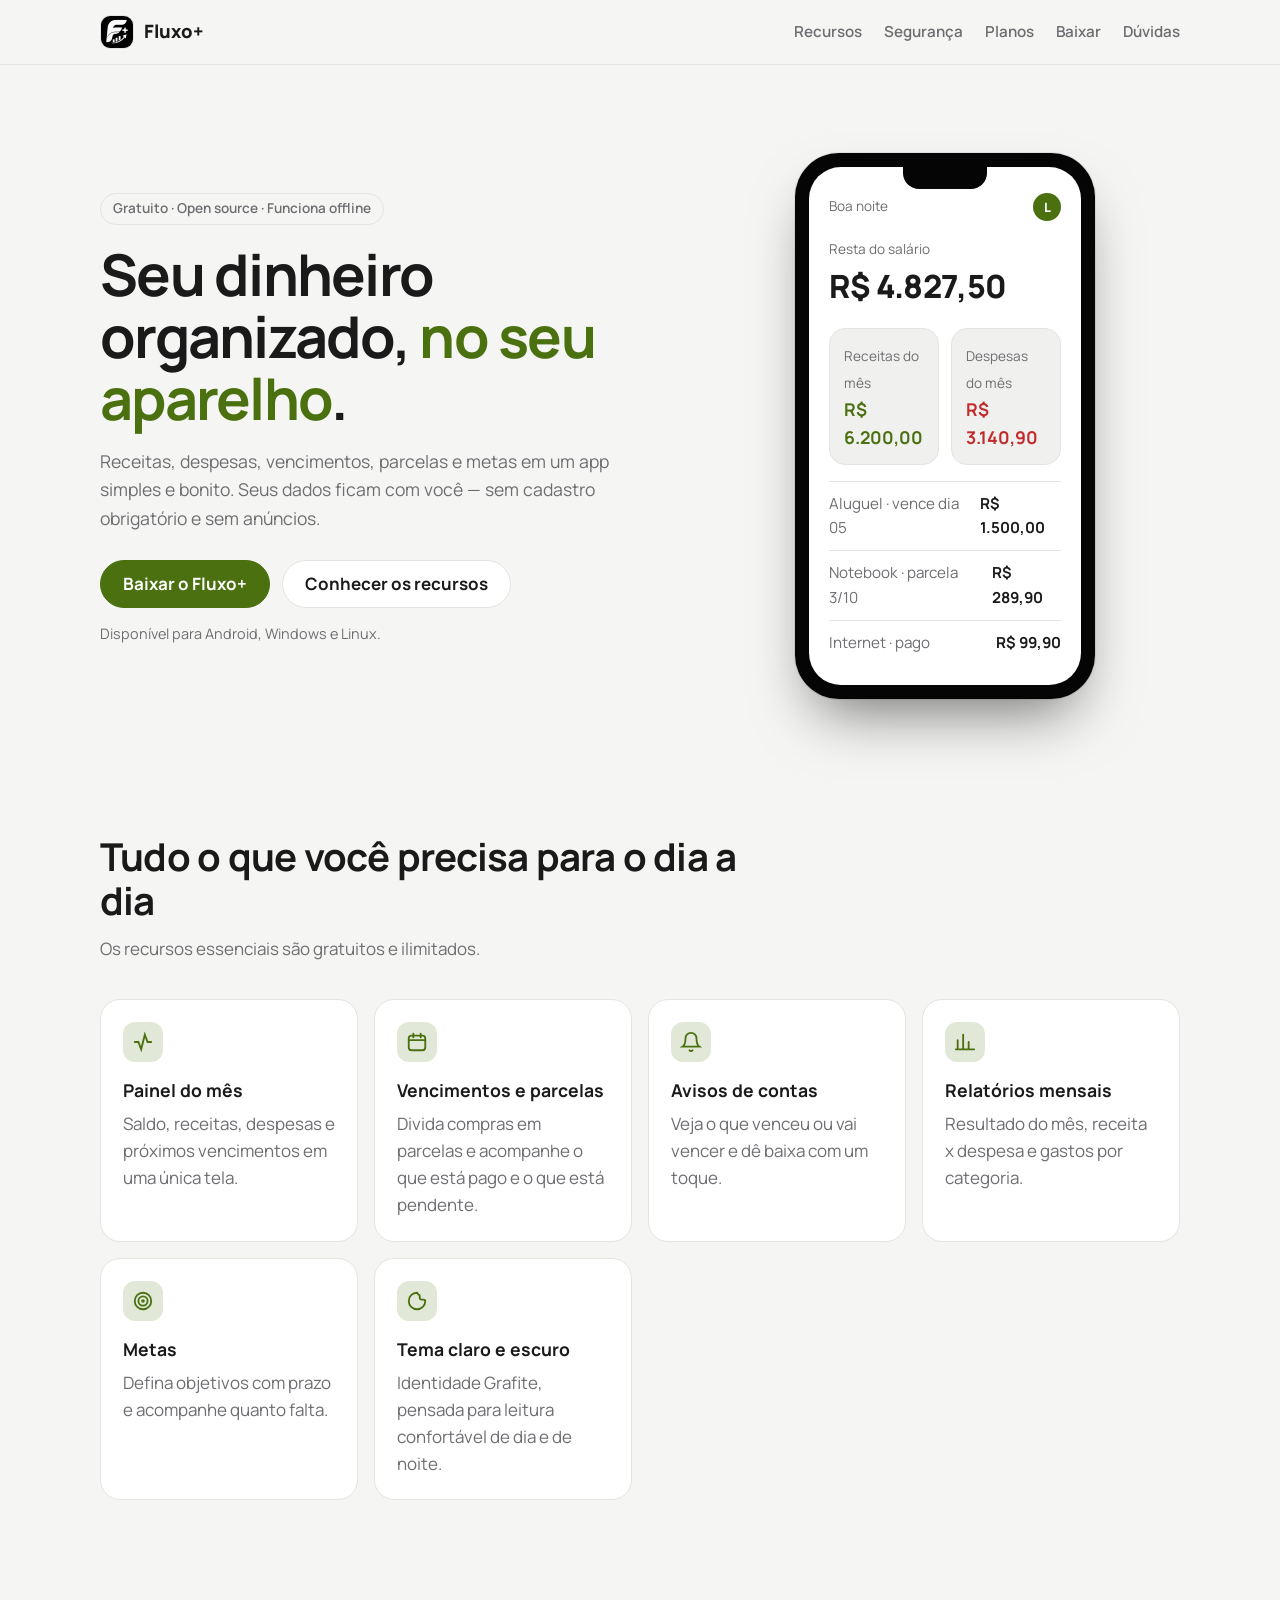
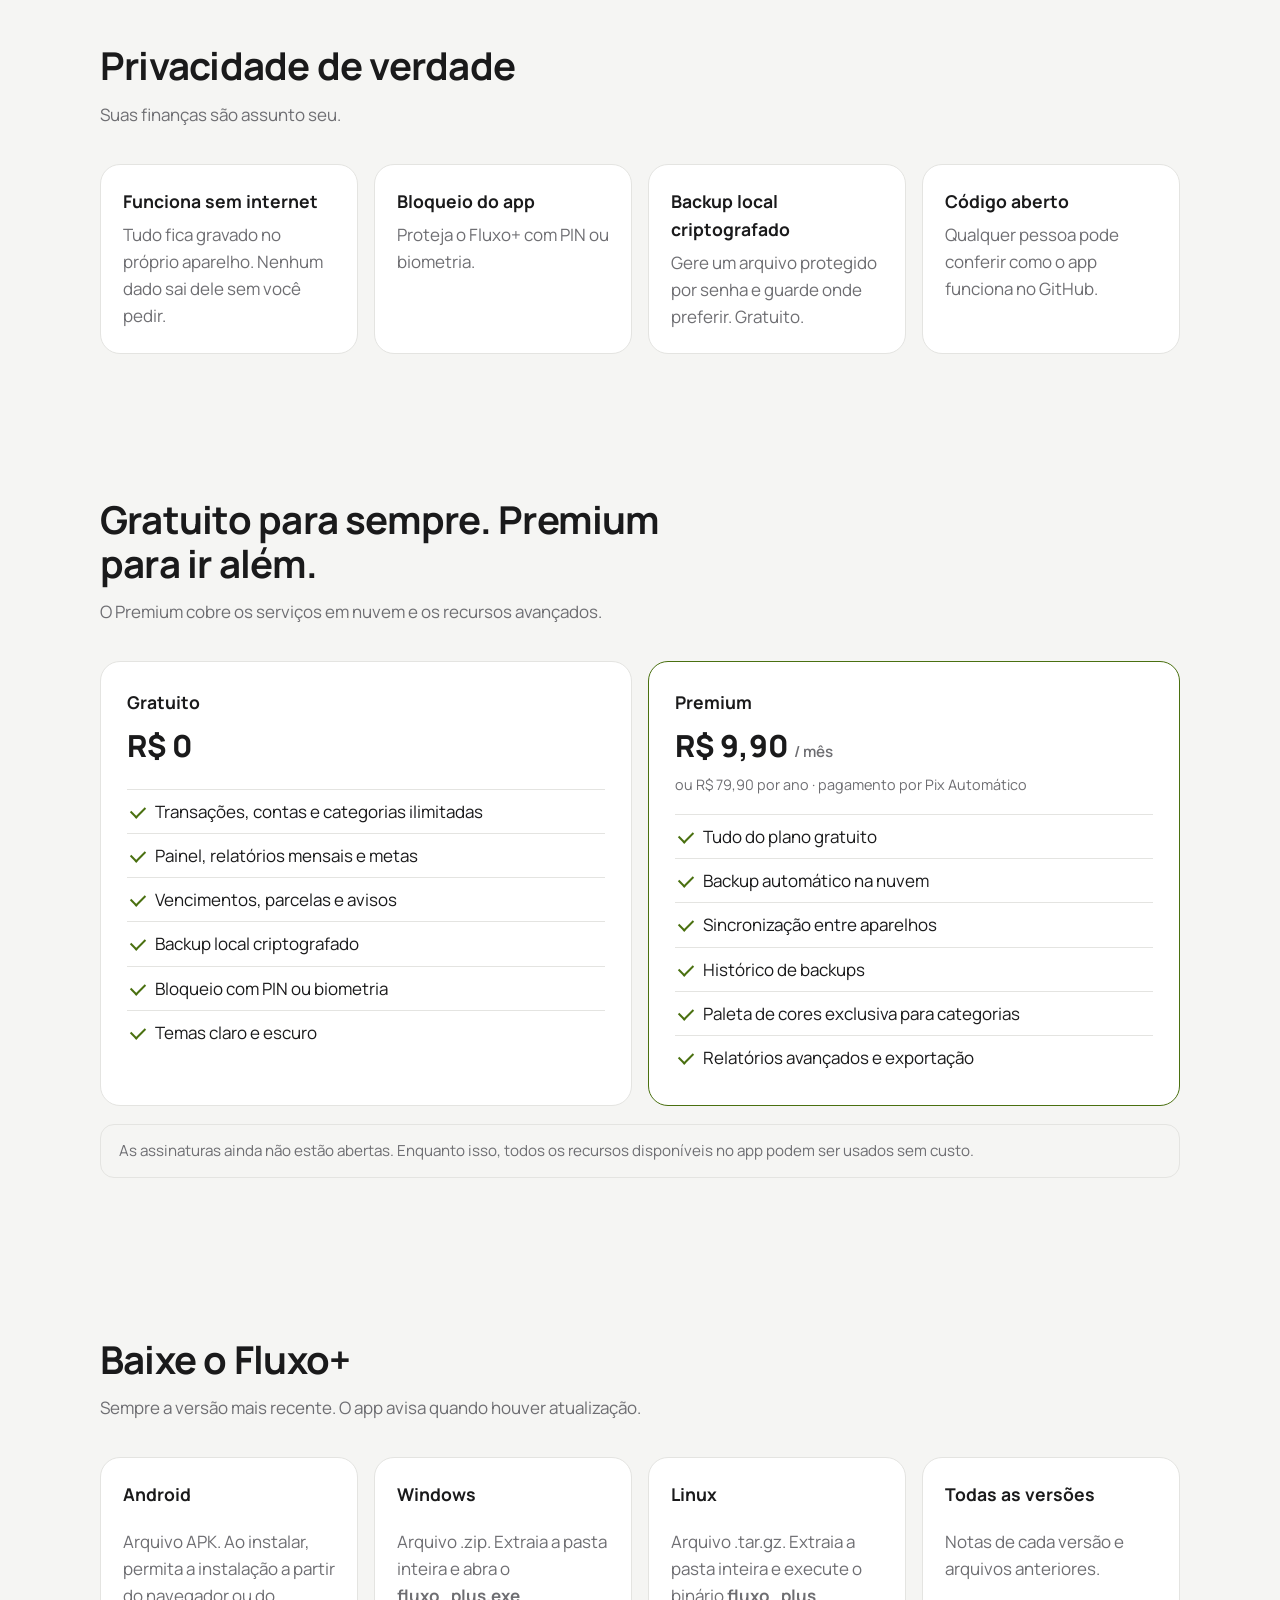
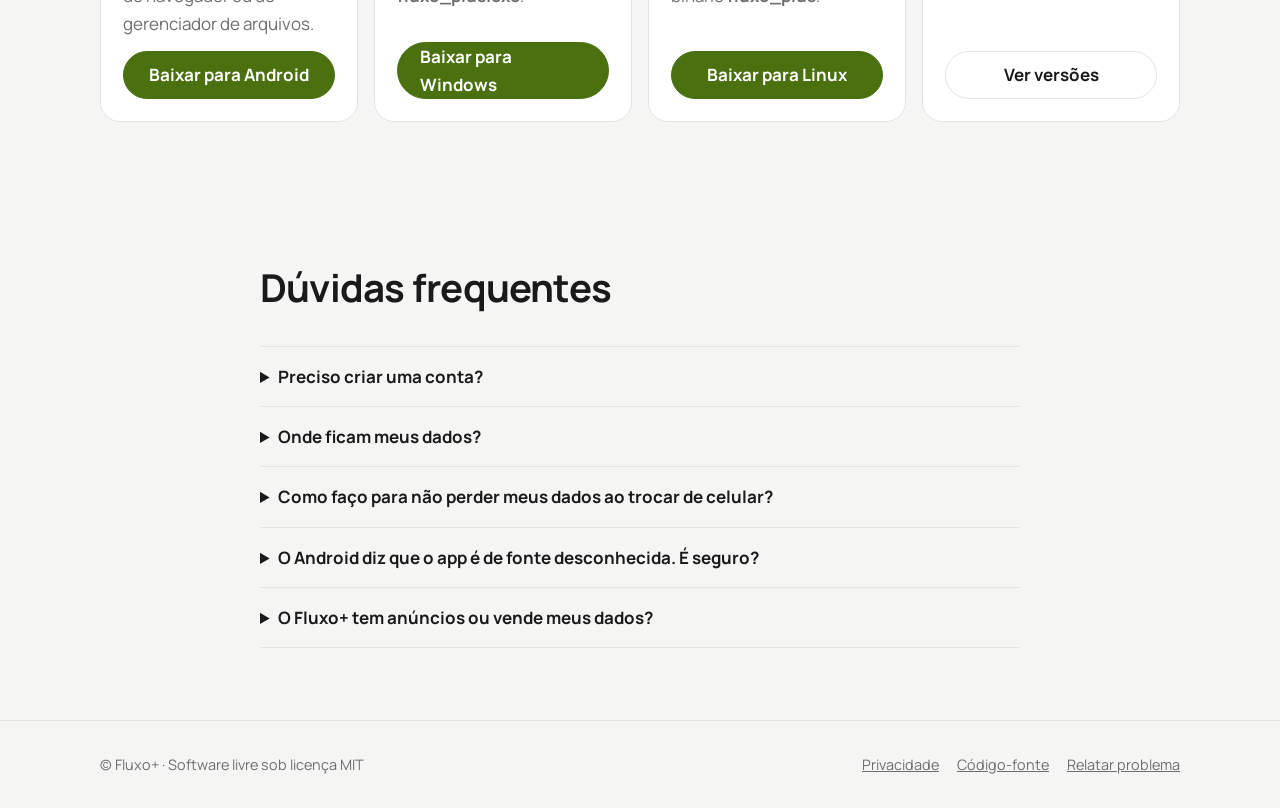
<file: site/index.html>
<!doctype html>
<html lang="pt-BR">
  <head>
    <meta charset="utf-8" />
    <meta name="viewport" content="width=device-width, initial-scale=1" />
    <meta
      http-equiv="Content-Security-Policy"
      content="default-src 'none'; img-src 'self'; style-src 'self' 'unsafe-inline'; font-src 'self'; base-uri 'none'; form-action 'none'"
    />
    <meta name="referrer" content="no-referrer" />
    <title>Fluxo+ — finanças pessoais</title>
    <meta
      name="description"
      content="Fluxo+: finanças pessoais offline, seguras e open source. Controle receitas, despesas, vencimentos, parcelas e metas no Android, Windows e Linux."
    />
    <meta name="theme-color" content="#0a0a0b" />
    <meta property="og:title" content="Fluxo+ — finanças pessoais" />
    <meta
      property="og:description"
      content="Seu dinheiro organizado, no seu aparelho. Funciona sem internet e é open source."
    />
    <meta property="og:image" content="assets/icone.png" />
    <link rel="icon" href="assets/favicon.png" type="image/png" />
    <link rel="stylesheet" href="assets/estilo.css" />
  </head>
  <body>
    <header class="topo">
      <div class="container">
        <a class="marca" href="./">
          <img src="assets/icone.png" alt="" width="34" height="34" />
          Fluxo+
        </a>
        <nav class="menu" aria-label="Principal">
          <a href="#recursos">Recursos</a>
          <a href="#seguranca">Segurança</a>
          <a href="#planos">Planos</a>
          <a href="#baixar">Baixar</a>
          <a href="#perguntas">Dúvidas</a>
        </nav>
      </div>
    </header>

    <main>
      <section class="hero">
        <div class="container">
          <div>
            <span class="selo">Gratuito · Open source · Funciona offline</span>
            <h1>Seu dinheiro organizado, <em>no seu aparelho</em>.</h1>
            <p class="lead">
              Receitas, despesas, vencimentos, parcelas e metas em um app
              simples e bonito. Seus dados ficam com você — sem cadastro
              obrigatório e sem anúncios.
            </p>
            <div class="acoes">
              <a class="botao primario" href="#baixar">Baixar o Fluxo+</a>
              <a class="botao" href="#recursos">Conhecer os recursos</a>
            </div>
            <p class="nota">Disponível para Android, Windows e Linux.</p>
          </div>

          <div class="moldura" aria-hidden="true">
            <div class="celular">
              <div class="notch"></div>
              <div class="previa" aria-label="Exemplo do painel do Fluxo+">
                <div class="previa-topo">
                  <span>Boa noite</span>
                  <div class="avatar">L</div>
                </div>
                <div class="rotulo">Resta do salário</div>
                <div class="saldo">R$ 4.827,50</div>
                <div class="linha-resumo">
                  <div class="mini">
                    <span class="rotulo">Receitas do mês</span>
                    <strong class="receita">R$ 6.200,00</strong>
                  </div>
                  <div class="mini">
                    <span class="rotulo">Despesas do mês</span>
                    <strong class="despesa">R$ 3.140,90</strong>
                  </div>
                </div>
                <div class="lancamento">
                  <span>Aluguel · vence dia 05</span><strong>R$ 1.500,00</strong>
                </div>
                <div class="lancamento">
                  <span>Notebook · parcela 3/10</span><strong>R$ 289,90</strong>
                </div>
                <div class="lancamento">
                  <span>Internet · pago</span><strong>R$ 99,90</strong>
                </div>
              </div>
            </div>
          </div>
        </div>
      </section>

      <section id="recursos">
        <div class="container">
          <div class="titulo-secao">
            <h2>Tudo o que você precisa para o dia a dia</h2>
            <p>Os recursos essenciais são gratuitos e ilimitados.</p>
          </div>
          <div class="grade">
            <article class="cartao">
              <div class="icone" aria-hidden="true">
                <svg viewBox="0 0 24 24" fill="none" stroke="currentColor" stroke-width="2" stroke-linecap="round"><path d="M3 12h4l3 8 4-16 3 8h4"/></svg>
              </div>
              <h3>Painel do mês</h3>
              <p>Saldo, receitas, despesas e próximos vencimentos em uma única tela.</p>
            </article>
            <article class="cartao">
              <div class="icone" aria-hidden="true">
                <svg viewBox="0 0 24 24" fill="none" stroke="currentColor" stroke-width="2" stroke-linecap="round"><rect x="3" y="5" width="18" height="16" rx="3"/><path d="M3 10h18M8 3v4M16 3v4"/></svg>
              </div>
              <h3>Vencimentos e parcelas</h3>
              <p>Divida compras em parcelas e acompanhe o que está pago e o que está pendente.</p>
            </article>
            <article class="cartao">
              <div class="icone" aria-hidden="true">
                <svg viewBox="0 0 24 24" fill="none" stroke="currentColor" stroke-width="2" stroke-linecap="round"><path d="M18 8a6 6 0 0 0-12 0c0 7-3 9-3 9h18s-3-2-3-9"/><path d="M13.7 21a2 2 0 0 1-3.4 0"/></svg>
              </div>
              <h3>Avisos de contas</h3>
              <p>Veja o que venceu ou vai vencer e dê baixa com um toque.</p>
            </article>
            <article class="cartao">
              <div class="icone" aria-hidden="true">
                <svg viewBox="0 0 24 24" fill="none" stroke="currentColor" stroke-width="2" stroke-linecap="round"><path d="M4 20V10M10 20V4M16 20v-8M22 20H2"/></svg>
              </div>
              <h3>Relatórios mensais</h3>
              <p>Resultado do mês, receita x despesa e gastos por categoria.</p>
            </article>
            <article class="cartao">
              <div class="icone" aria-hidden="true">
                <svg viewBox="0 0 24 24" fill="none" stroke="currentColor" stroke-width="2" stroke-linecap="round"><circle cx="12" cy="12" r="9"/><circle cx="12" cy="12" r="5"/><circle cx="12" cy="12" r="1"/></svg>
              </div>
              <h3>Metas</h3>
              <p>Defina objetivos com prazo e acompanhe quanto falta.</p>
            </article>
            <article class="cartao">
              <div class="icone" aria-hidden="true">
                <svg viewBox="0 0 24 24" fill="none" stroke="currentColor" stroke-width="2" stroke-linecap="round"><path d="M12 3a9 9 0 1 0 9 9c0-1-1-1.5-2-1.5h-2a2 2 0 0 1-2-2V7c0-1-.5-2-1.5-2z"/></svg>
              </div>
              <h3>Tema claro e escuro</h3>
              <p>Identidade Grafite, pensada para leitura confortável de dia e de noite.</p>
            </article>
          </div>
        </div>
      </section>

      <section id="seguranca">
        <div class="container">
          <div class="titulo-secao">
            <h2>Privacidade de verdade</h2>
            <p>Suas finanças são assunto seu.</p>
          </div>
          <div class="grade">
            <article class="cartao">
              <h3>Funciona sem internet</h3>
              <p>Tudo fica gravado no próprio aparelho. Nenhum dado sai dele sem você pedir.</p>
            </article>
            <article class="cartao">
              <h3>Bloqueio do app</h3>
              <p>Proteja o Fluxo+ com PIN ou biometria.</p>
            </article>
            <article class="cartao">
              <h3>Backup local criptografado</h3>
              <p>Gere um arquivo protegido por senha e guarde onde preferir. Gratuito.</p>
            </article>
            <article class="cartao">
              <h3>Código aberto</h3>
              <p>Qualquer pessoa pode conferir como o app funciona no GitHub.</p>
            </article>
          </div>
        </div>
      </section>

      <section id="planos">
        <div class="container">
          <div class="titulo-secao">
            <h2>Gratuito para sempre. Premium para ir além.</h2>
            <p>O Premium cobre os serviços em nuvem e os recursos avançados.</p>
          </div>
          <div class="planos">
            <article class="plano">
              <h3>Gratuito</h3>
              <div class="preco">R$ 0</div>
              <ul>
                <li>Transações, contas e categorias ilimitadas</li>
                <li>Painel, relatórios mensais e metas</li>
                <li>Vencimentos, parcelas e avisos</li>
                <li>Backup local criptografado</li>
                <li>Bloqueio com PIN ou biometria</li>
                <li>Temas claro e escuro</li>
              </ul>
            </article>
            <article class="plano destaque">
              <h3>Premium</h3>
              <div class="preco">R$ 9,90 <small>/ mês</small></div>
              <div class="nota" style="margin-top: 0">
                ou R$ 79,90 por ano · pagamento por Pix Automático
              </div>
              <ul>
                <li>Tudo do plano gratuito</li>
                <li>Backup automático na nuvem</li>
                <li>Sincronização entre aparelhos</li>
                <li>Histórico de backups</li>
                <li>Paleta de cores exclusiva para categorias</li>
                <li>Relatórios avançados e exportação</li>
              </ul>
            </article>
          </div>
          <p class="aviso">
            As assinaturas ainda não estão abertas. Enquanto isso, todos os
            recursos disponíveis no app podem ser usados sem custo.
          </p>
        </div>
      </section>

      <section id="baixar">
        <div class="container">
          <div class="titulo-secao">
            <h2>Baixe o Fluxo+</h2>
            <p>Sempre a versão mais recente. O app avisa quando houver atualização.</p>
          </div>
          <div class="downloads">
            <article class="cartao">
              <h3>Android</h3>
              <p>Arquivo APK. Ao instalar, permita a instalação a partir do navegador ou do gerenciador de arquivos.</p>
              <a
                class="botao primario"
                href="https://github.com/LINCOLN201/Fluxo-Plus/releases/latest/download/fluxo-plus-android.apk"
                >Baixar para Android</a
              >
            </article>
            <article class="cartao">
              <h3>Windows</h3>
              <p>Arquivo .zip. Extraia a pasta inteira e abra o <strong>fluxo_plus.exe</strong>.</p>
              <a
                class="botao primario"
                href="https://github.com/LINCOLN201/Fluxo-Plus/releases/latest/download/fluxo-plus-windows.zip"
                >Baixar para Windows</a
              >
            </article>
            <article class="cartao">
              <h3>Linux</h3>
              <p>Arquivo .tar.gz. Extraia a pasta inteira e execute o binário <strong>fluxo_plus</strong>.</p>
              <a
                class="botao primario"
                href="https://github.com/LINCOLN201/Fluxo-Plus/releases/latest/download/fluxo-plus-linux.tar.gz"
                >Baixar para Linux</a
              >
            </article>
            <article class="cartao">
              <h3>Todas as versões</h3>
              <p>Notas de cada versão e arquivos anteriores.</p>
              <a class="botao" href="https://github.com/LINCOLN201/Fluxo-Plus/releases"
                >Ver versões</a
              >
            </article>
          </div>
        </div>
      </section>

      <section id="perguntas">
        <div class="container" style="max-width: 760px">
          <div class="titulo-secao">
            <h2>Dúvidas frequentes</h2>
          </div>
          <details>
            <summary>Preciso criar uma conta?</summary>
            <p>Não. O Fluxo+ funciona completo sem cadastro. A conta só é necessária para o backup na nuvem e a sincronização entre aparelhos.</p>
          </details>
          <details>
            <summary>Onde ficam meus dados?</summary>
            <p>No próprio aparelho. Se você ativar o backup na nuvem, uma cópia fica guardada na sua conta, acessível apenas por você.</p>
          </details>
          <details>
            <summary>Como faço para não perder meus dados ao trocar de celular?</summary>
            <p>Use o backup local (gratuito): gere o arquivo em Configurações, copie para o novo aparelho e importe. Com o Premium, isso acontece automaticamente pela nuvem.</p>
          </details>
          <details>
            <summary>O Android diz que o app é de fonte desconhecida. É seguro?</summary>
            <p>Sim. O aviso aparece para qualquer app instalado fora da Play Store. Os arquivos são gerados automaticamente a partir do código público no GitHub.</p>
          </details>
          <details>
            <summary>O Fluxo+ tem anúncios ou vende meus dados?</summary>
            <p>Não. O app não tem anúncios nem ferramentas de rastreamento. Veja a <a href="privacidade.html">política de privacidade</a>.</p>
          </details>
        </div>
      </section>
    </main>

    <footer>
      <div class="container">
        <span>© Fluxo+ · Software livre sob licença MIT</span>
        <nav aria-label="Rodapé">
          <a href="privacidade.html">Privacidade</a>
          <a href="https://github.com/LINCOLN201/Fluxo-Plus">Código-fonte</a>
          <a href="https://github.com/LINCOLN201/Fluxo-Plus/issues">Relatar problema</a>
        </nav>
      </div>
    </footer>
  </body>
</html>
</file>
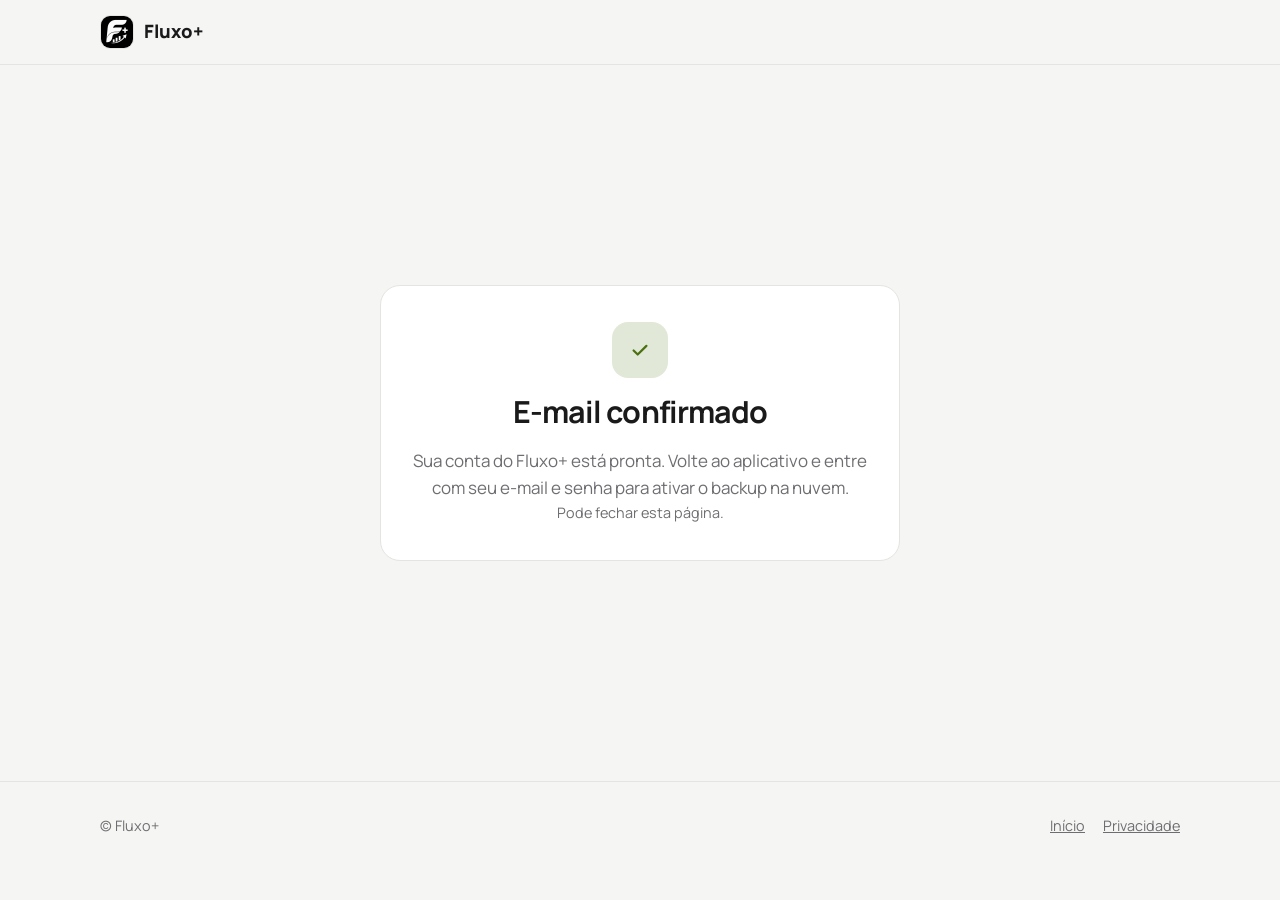
<file: site/confirmado.html>
<!doctype html>
<html lang="pt-BR">
  <head>
    <meta charset="utf-8" />
    <meta name="viewport" content="width=device-width, initial-scale=1" />
    <meta
      http-equiv="Content-Security-Policy"
      content="default-src 'none'; img-src 'self'; style-src 'self' 'unsafe-inline'; font-src 'self'; base-uri 'none'; form-action 'none'"
    />
    <meta name="referrer" content="no-referrer" />
    <title>E-mail confirmado — Fluxo+</title>
    <meta name="robots" content="noindex" />
    <meta name="theme-color" content="#0a0a0b" />
    <link rel="icon" href="assets/favicon.png" type="image/png" />
    <link rel="stylesheet" href="assets/estilo.css" />
  </head>
  <body>
    <header class="topo">
      <div class="container">
        <a class="marca" href="./">
          <img src="assets/icone.png" alt="" width="34" height="34" />
          Fluxo+
        </a>
      </div>
    </header>

    <main class="container centro">
      <div class="cartao">
        <div class="icone" aria-hidden="true">
          <svg viewBox="0 0 24 24" fill="none" stroke="currentColor" stroke-width="2.4" stroke-linecap="round" stroke-linejoin="round"><path d="M5 12.5l4.5 4.5L19 7.5"/></svg>
        </div>
        <h1 style="font-size: 1.9rem">E-mail confirmado</h1>
        <p style="color: var(--muted)">
          Sua conta do Fluxo+ está pronta. Volte ao aplicativo e entre com seu
          e-mail e senha para ativar o backup na nuvem.
        </p>
        <p class="nota">Pode fechar esta página.</p>
      </div>
    </main>

    <footer>
      <div class="container">
        <span>© Fluxo+</span>
        <nav aria-label="Rodapé">
          <a href="./">Início</a>
          <a href="privacidade.html">Privacidade</a>
        </nav>
      </div>
    </footer>
  </body>
</html>
</file>
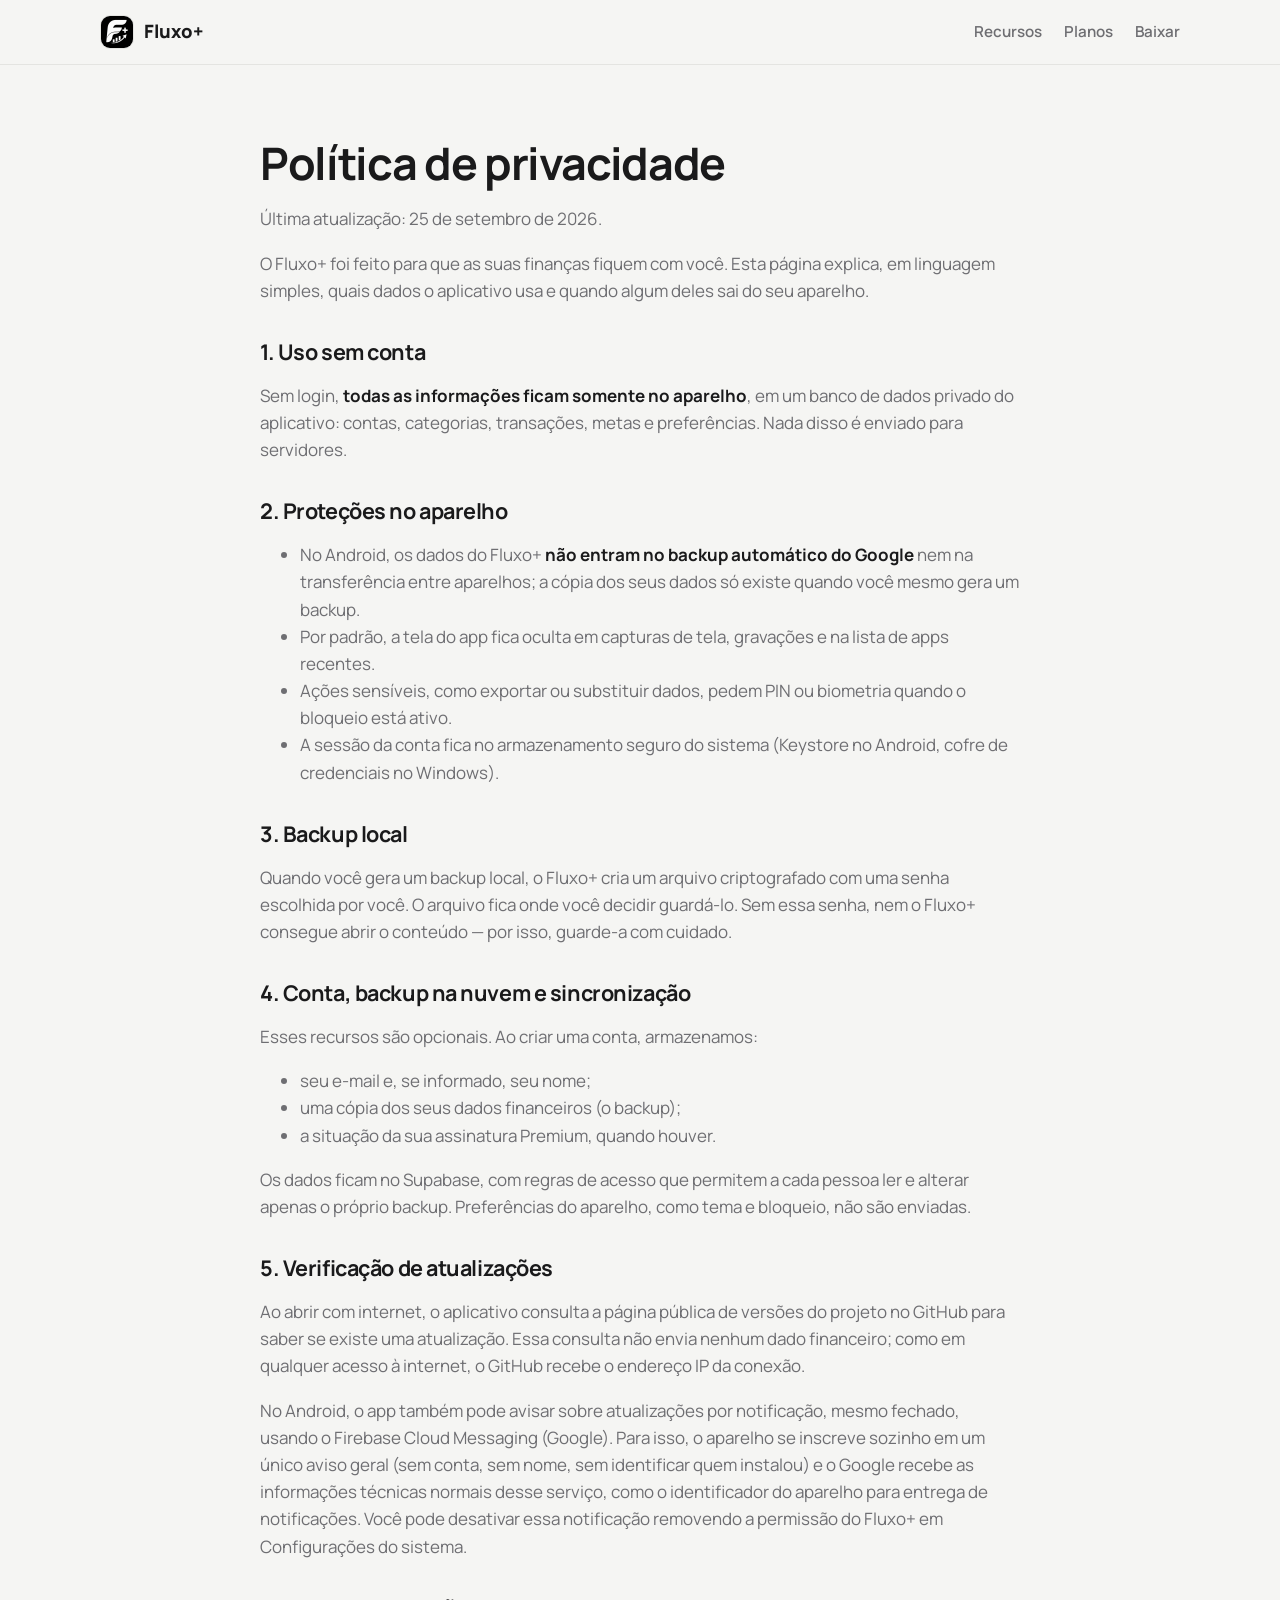
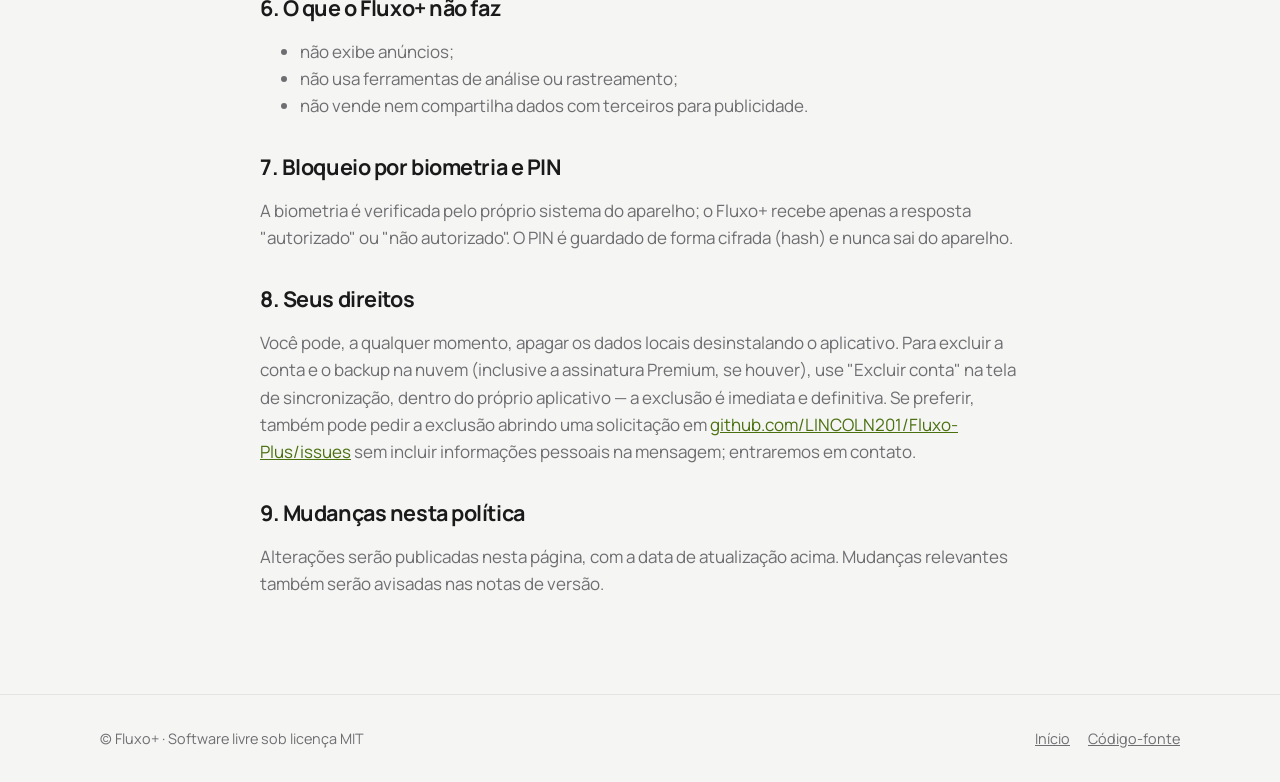
<file: site/privacidade.html>
<!doctype html>
<html lang="pt-BR">
  <head>
    <meta charset="utf-8" />
    <meta name="viewport" content="width=device-width, initial-scale=1" />
    <meta
      http-equiv="Content-Security-Policy"
      content="default-src 'none'; img-src 'self'; style-src 'self' 'unsafe-inline'; font-src 'self'; base-uri 'none'; form-action 'none'"
    />
    <meta name="referrer" content="no-referrer" />
    <title>Privacidade — Fluxo+</title>
    <meta name="description" content="Como o Fluxo+ trata os seus dados." />
    <meta name="theme-color" content="#0a0a0b" />
    <link rel="icon" href="assets/favicon.png" type="image/png" />
    <link rel="stylesheet" href="assets/estilo.css" />
  </head>
  <body>
    <header class="topo">
      <div class="container">
        <a class="marca" href="./">
          <img src="assets/icone.png" alt="" width="34" height="34" />
          Fluxo+
        </a>
        <nav class="menu" aria-label="Principal">
          <a href="./#recursos">Recursos</a>
          <a href="./#planos">Planos</a>
          <a href="./#baixar">Baixar</a>
        </nav>
      </div>
    </header>

    <main class="container texto">
      <h1>Política de privacidade</h1>
      <p>Última atualização: 25 de setembro de 2026.</p>

      <p>
        O Fluxo+ foi feito para que as suas finanças fiquem com você. Esta
        página explica, em linguagem simples, quais dados o aplicativo usa e
        quando algum deles sai do seu aparelho.
      </p>

      <h2>1. Uso sem conta</h2>
      <p>
        Sem login, <strong>todas as informações ficam somente no aparelho</strong>,
        em um banco de dados privado do aplicativo: contas, categorias,
        transações, metas e preferências. Nada disso é enviado para servidores.
      </p>

      <h2>2. Proteções no aparelho</h2>
      <ul>
        <li>
          No Android, os dados do Fluxo+ <strong>não entram no backup
          automático do Google</strong> nem na transferência entre aparelhos;
          a cópia dos seus dados só existe quando você mesmo gera um backup.
        </li>
        <li>
          Por padrão, a tela do app fica oculta em capturas de tela, gravações
          e na lista de apps recentes.
        </li>
        <li>
          Ações sensíveis, como exportar ou substituir dados, pedem PIN ou
          biometria quando o bloqueio está ativo.
        </li>
        <li>
          A sessão da conta fica no armazenamento seguro do sistema (Keystore
          no Android, cofre de credenciais no Windows).
        </li>
      </ul>

      <h2>3. Backup local</h2>
      <p>
        Quando você gera um backup local, o Fluxo+ cria um arquivo criptografado
        com uma senha escolhida por você. O arquivo fica onde você decidir
        guardá-lo. Sem essa senha, nem o Fluxo+ consegue abrir o conteúdo — por
        isso, guarde-a com cuidado.
      </p>

      <h2>4. Conta, backup na nuvem e sincronização</h2>
      <p>Esses recursos são opcionais. Ao criar uma conta, armazenamos:</p>
      <ul>
        <li>seu e-mail e, se informado, seu nome;</li>
        <li>uma cópia dos seus dados financeiros (o backup);</li>
        <li>a situação da sua assinatura Premium, quando houver.</li>
      </ul>
      <p>
        Os dados ficam no Supabase, com regras de acesso que permitem a cada
        pessoa ler e alterar apenas o próprio backup. Preferências do aparelho,
        como tema e bloqueio, não são enviadas.
      </p>

      <h2>5. Verificação de atualizações</h2>
      <p>
        Ao abrir com internet, o aplicativo consulta a página pública de versões
        do projeto no GitHub para saber se existe uma atualização. Essa consulta
        não envia nenhum dado financeiro; como em qualquer acesso à internet, o
        GitHub recebe o endereço IP da conexão.
      </p>
      <p>
        No Android, o app também pode avisar sobre atualizações por
        notificação, mesmo fechado, usando o Firebase Cloud Messaging (Google).
        Para isso, o aparelho se inscreve sozinho em um único aviso geral
        (sem conta, sem nome, sem identificar quem instalou) e o Google
        recebe as informações técnicas normais desse serviço, como o
        identificador do aparelho para entrega de notificações. Você pode
        desativar essa notificação removendo a permissão do Fluxo+ em
        Configurações do sistema.
      </p>

      <h2>6. O que o Fluxo+ não faz</h2>
      <ul>
        <li>não exibe anúncios;</li>
        <li>não usa ferramentas de análise ou rastreamento;</li>
        <li>não vende nem compartilha dados com terceiros para publicidade.</li>
      </ul>

      <h2>7. Bloqueio por biometria e PIN</h2>
      <p>
        A biometria é verificada pelo próprio sistema do aparelho; o Fluxo+
        recebe apenas a resposta "autorizado" ou "não autorizado". O PIN é
        guardado de forma cifrada (hash) e nunca sai do aparelho.
      </p>

      <h2>8. Seus direitos</h2>
      <p>
        Você pode, a qualquer momento, apagar os dados locais desinstalando o
        aplicativo. Para excluir a conta e o backup na nuvem (inclusive a
        assinatura Premium, se houver), use "Excluir conta" na tela de
        sincronização, dentro do próprio aplicativo — a exclusão é imediata e
        definitiva. Se preferir, também pode pedir a exclusão abrindo uma
        solicitação em
        <a href="https://github.com/LINCOLN201/Fluxo-Plus/issues">github.com/LINCOLN201/Fluxo-Plus/issues</a>
        sem incluir informações pessoais na mensagem; entraremos em contato.
      </p>

      <h2>9. Mudanças nesta política</h2>
      <p>
        Alterações serão publicadas nesta página, com a data de atualização
        acima. Mudanças relevantes também serão avisadas nas notas de versão.
      </p>
    </main>

    <footer>
      <div class="container">
        <span>© Fluxo+ · Software livre sob licença MIT</span>
        <nav aria-label="Rodapé">
          <a href="./">Início</a>
          <a href="https://github.com/LINCOLN201/Fluxo-Plus">Código-fonte</a>
        </nav>
      </div>
    </footer>
  </body>
</html>
</file>
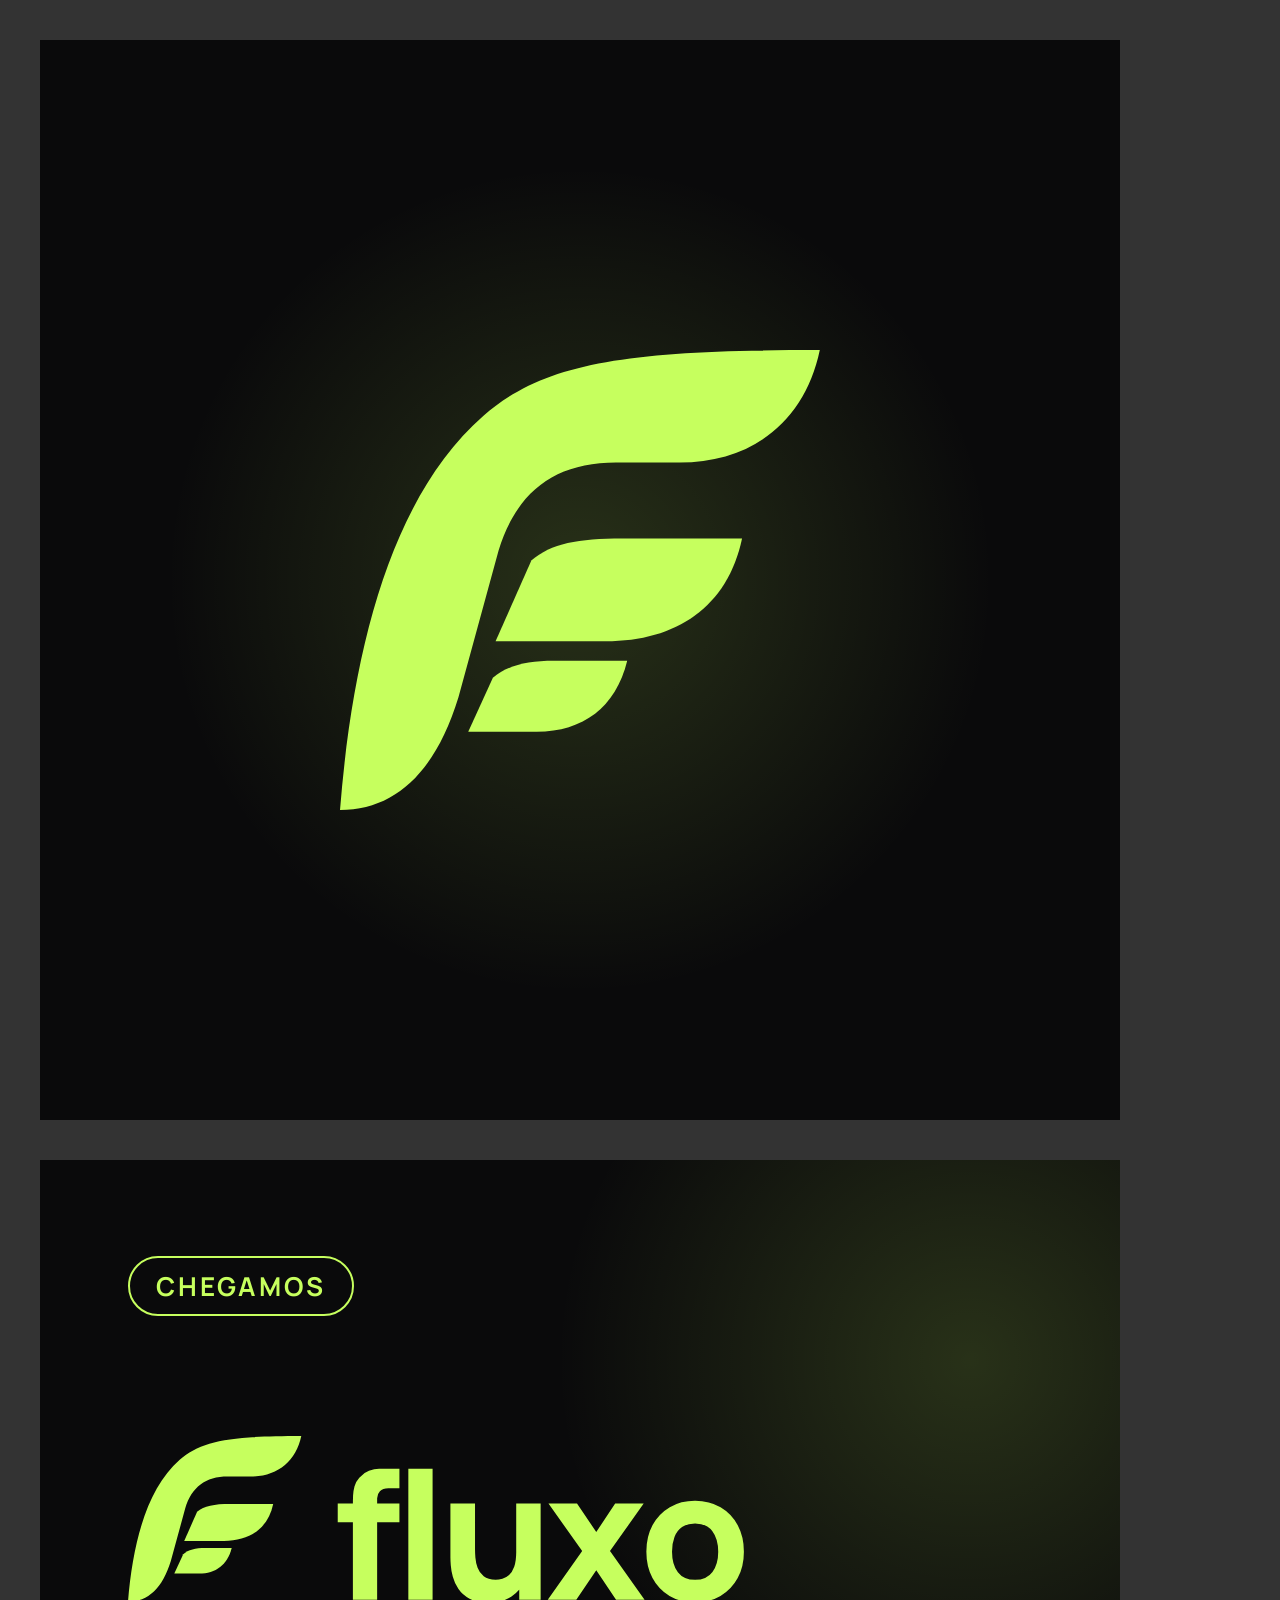
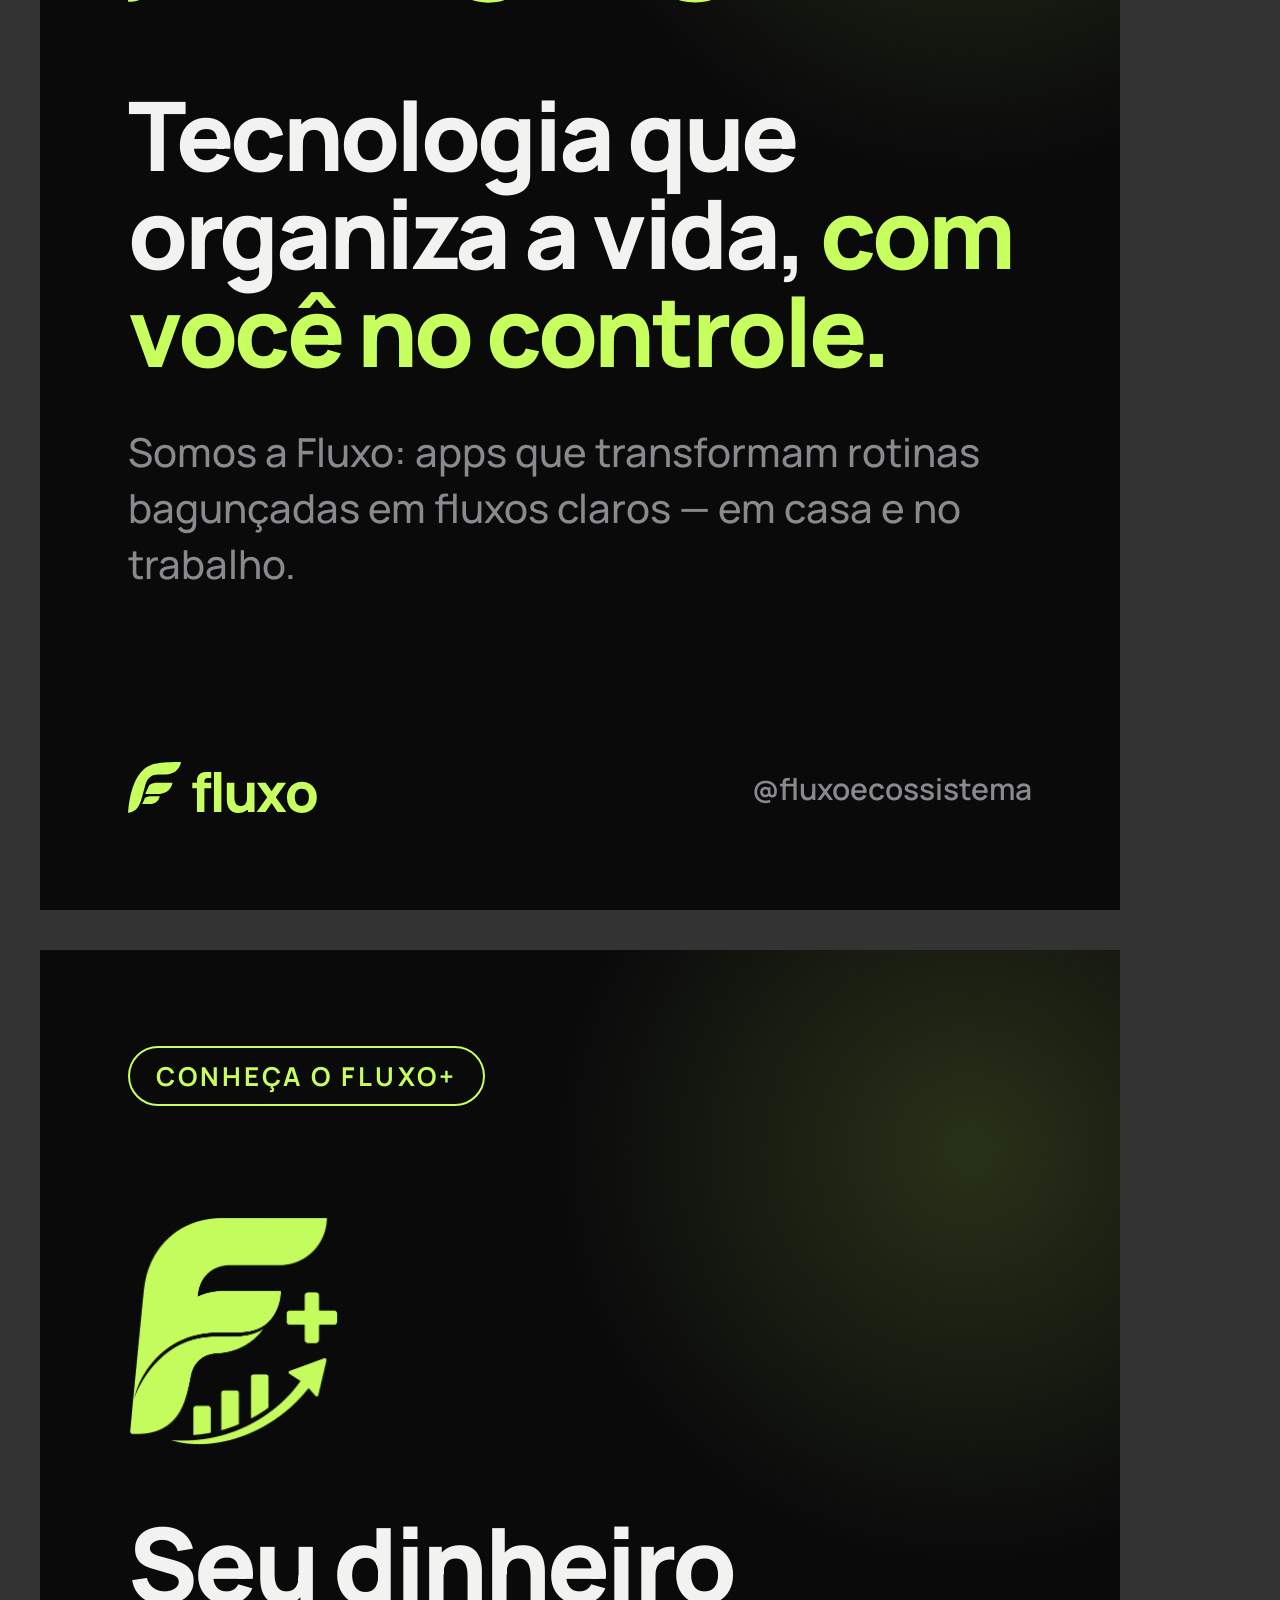
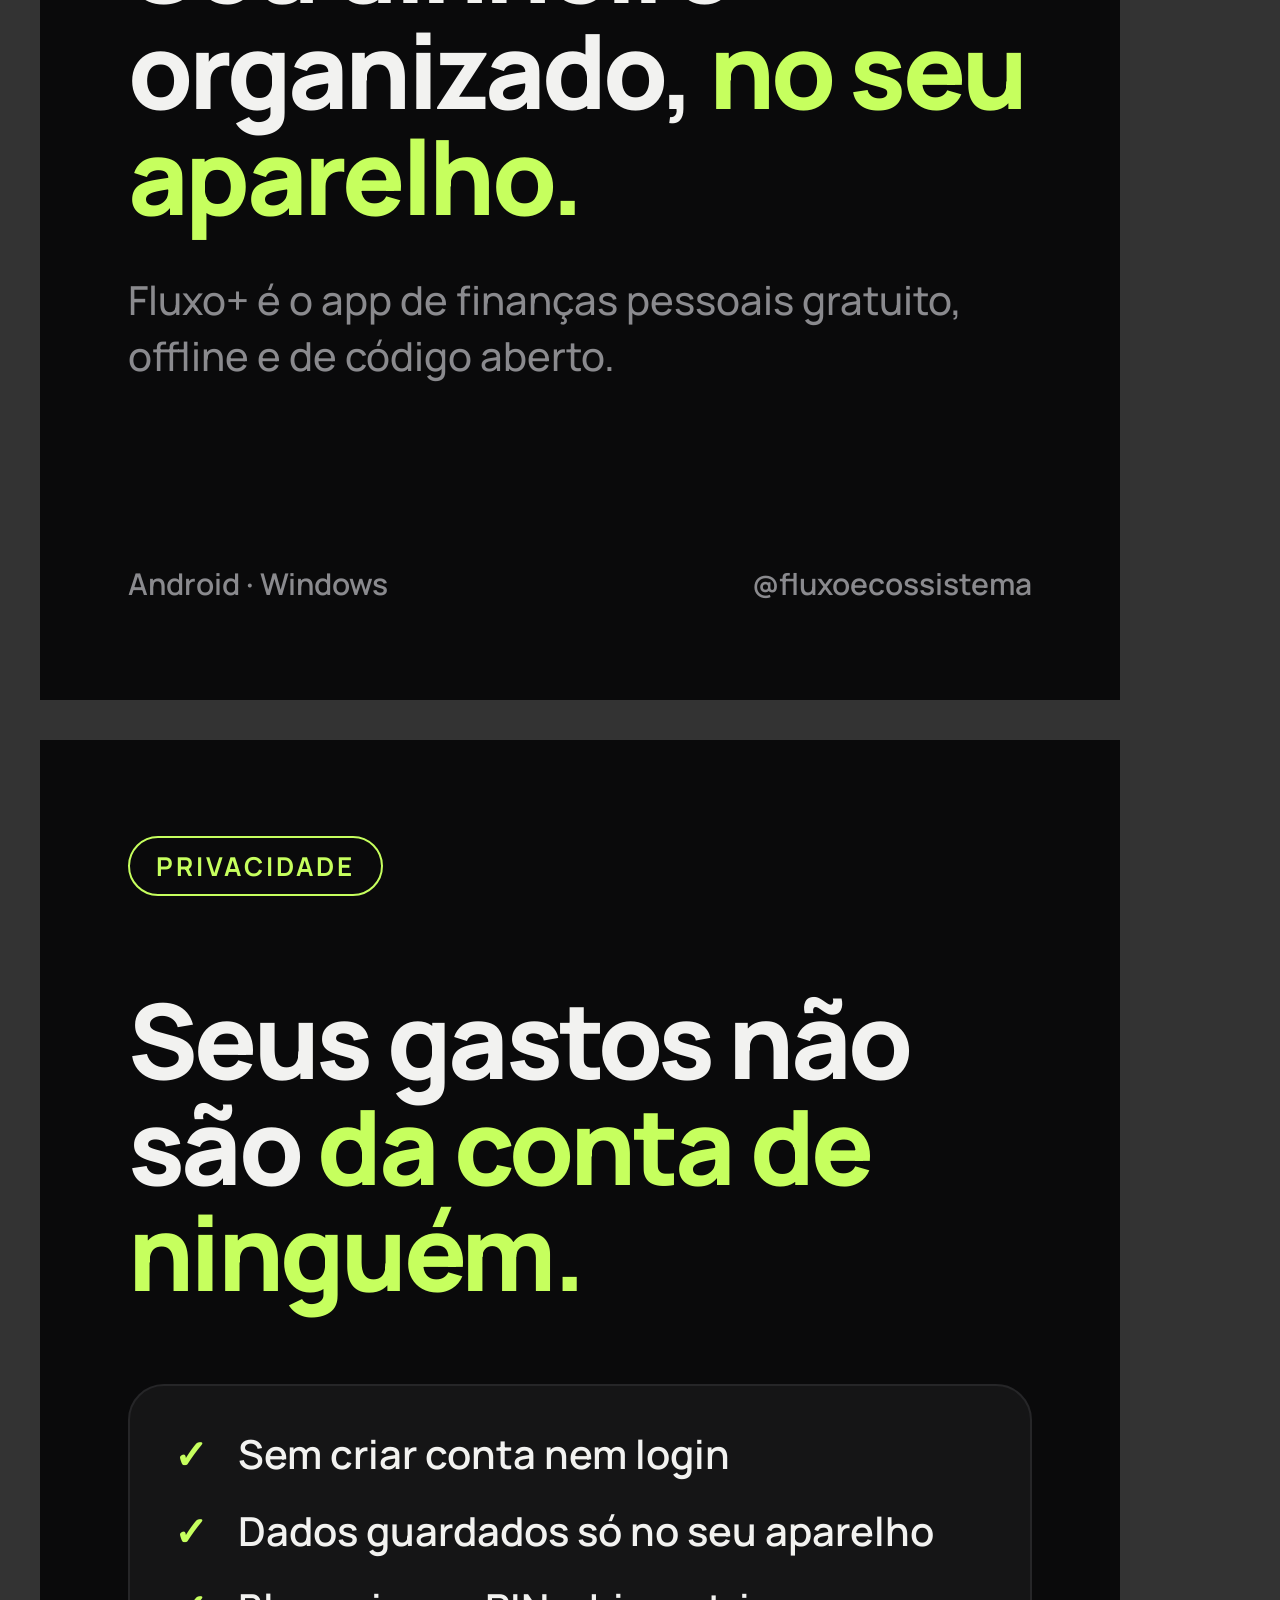
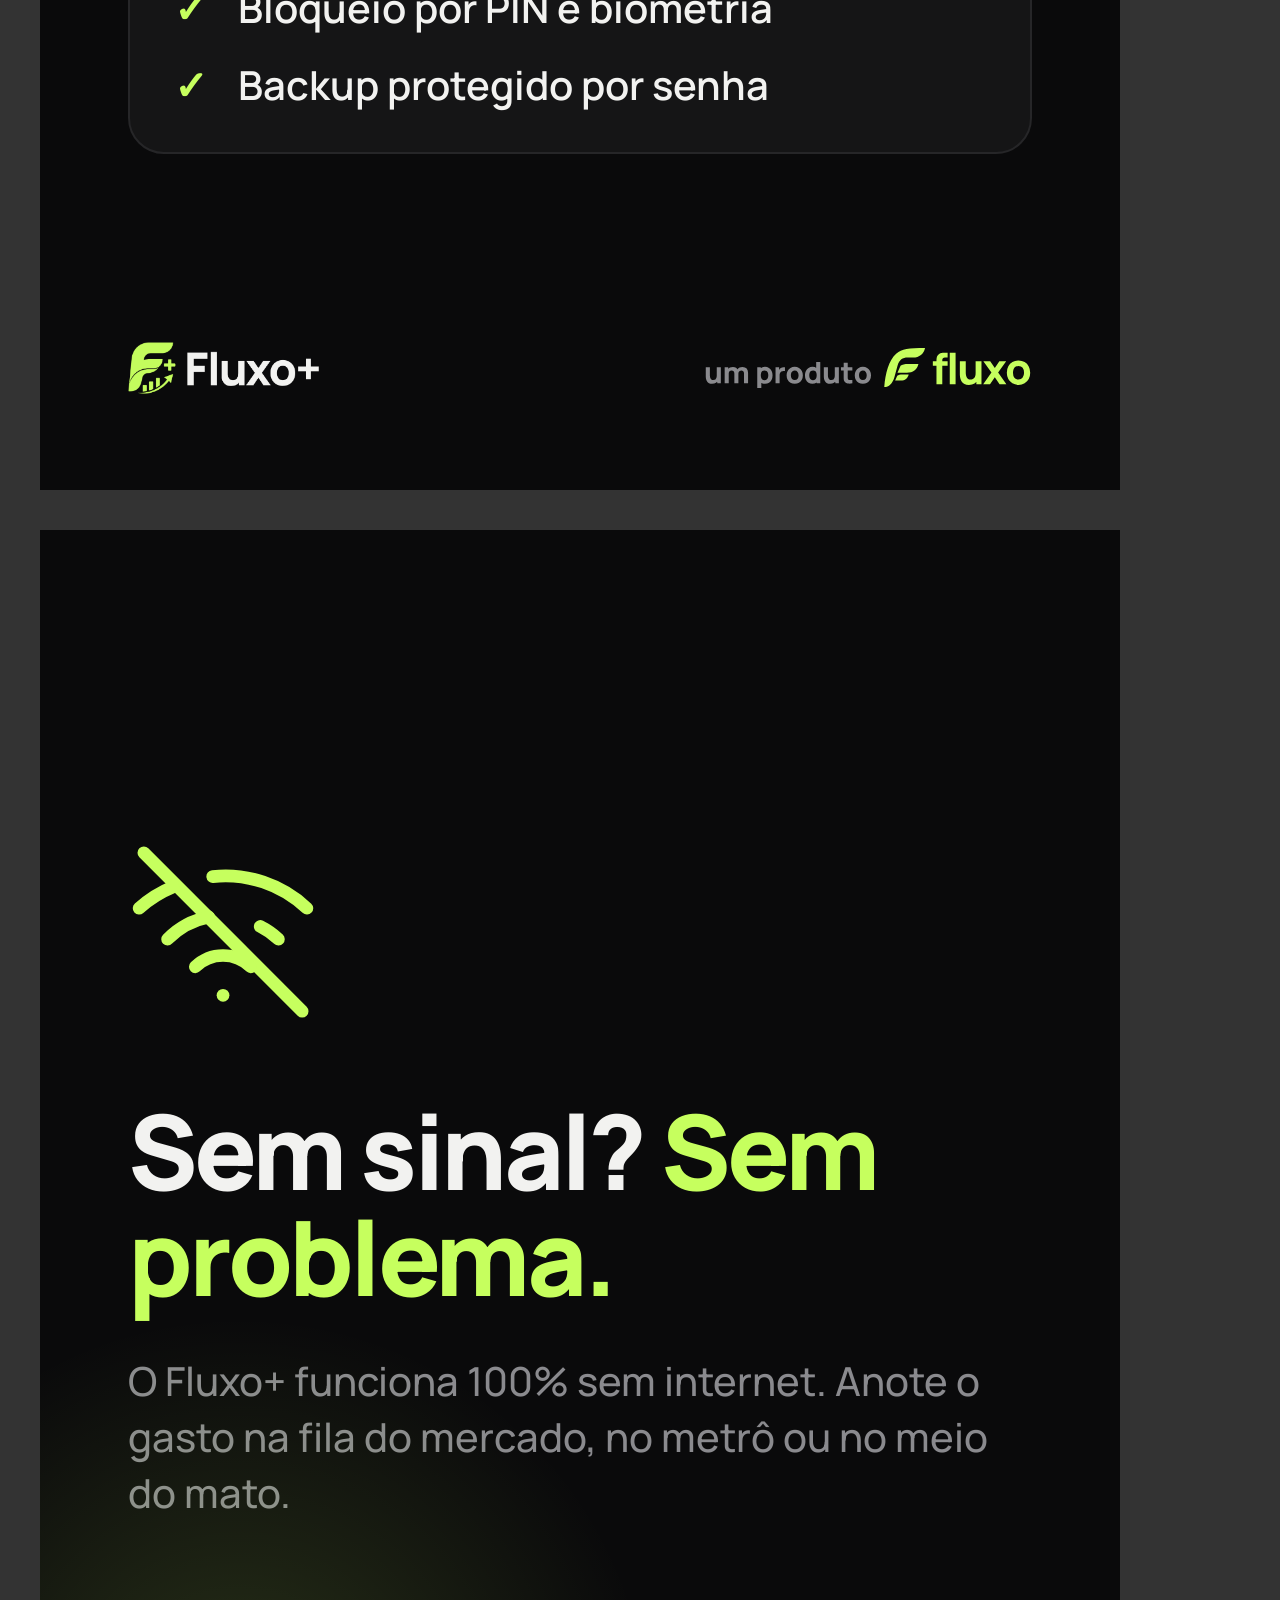
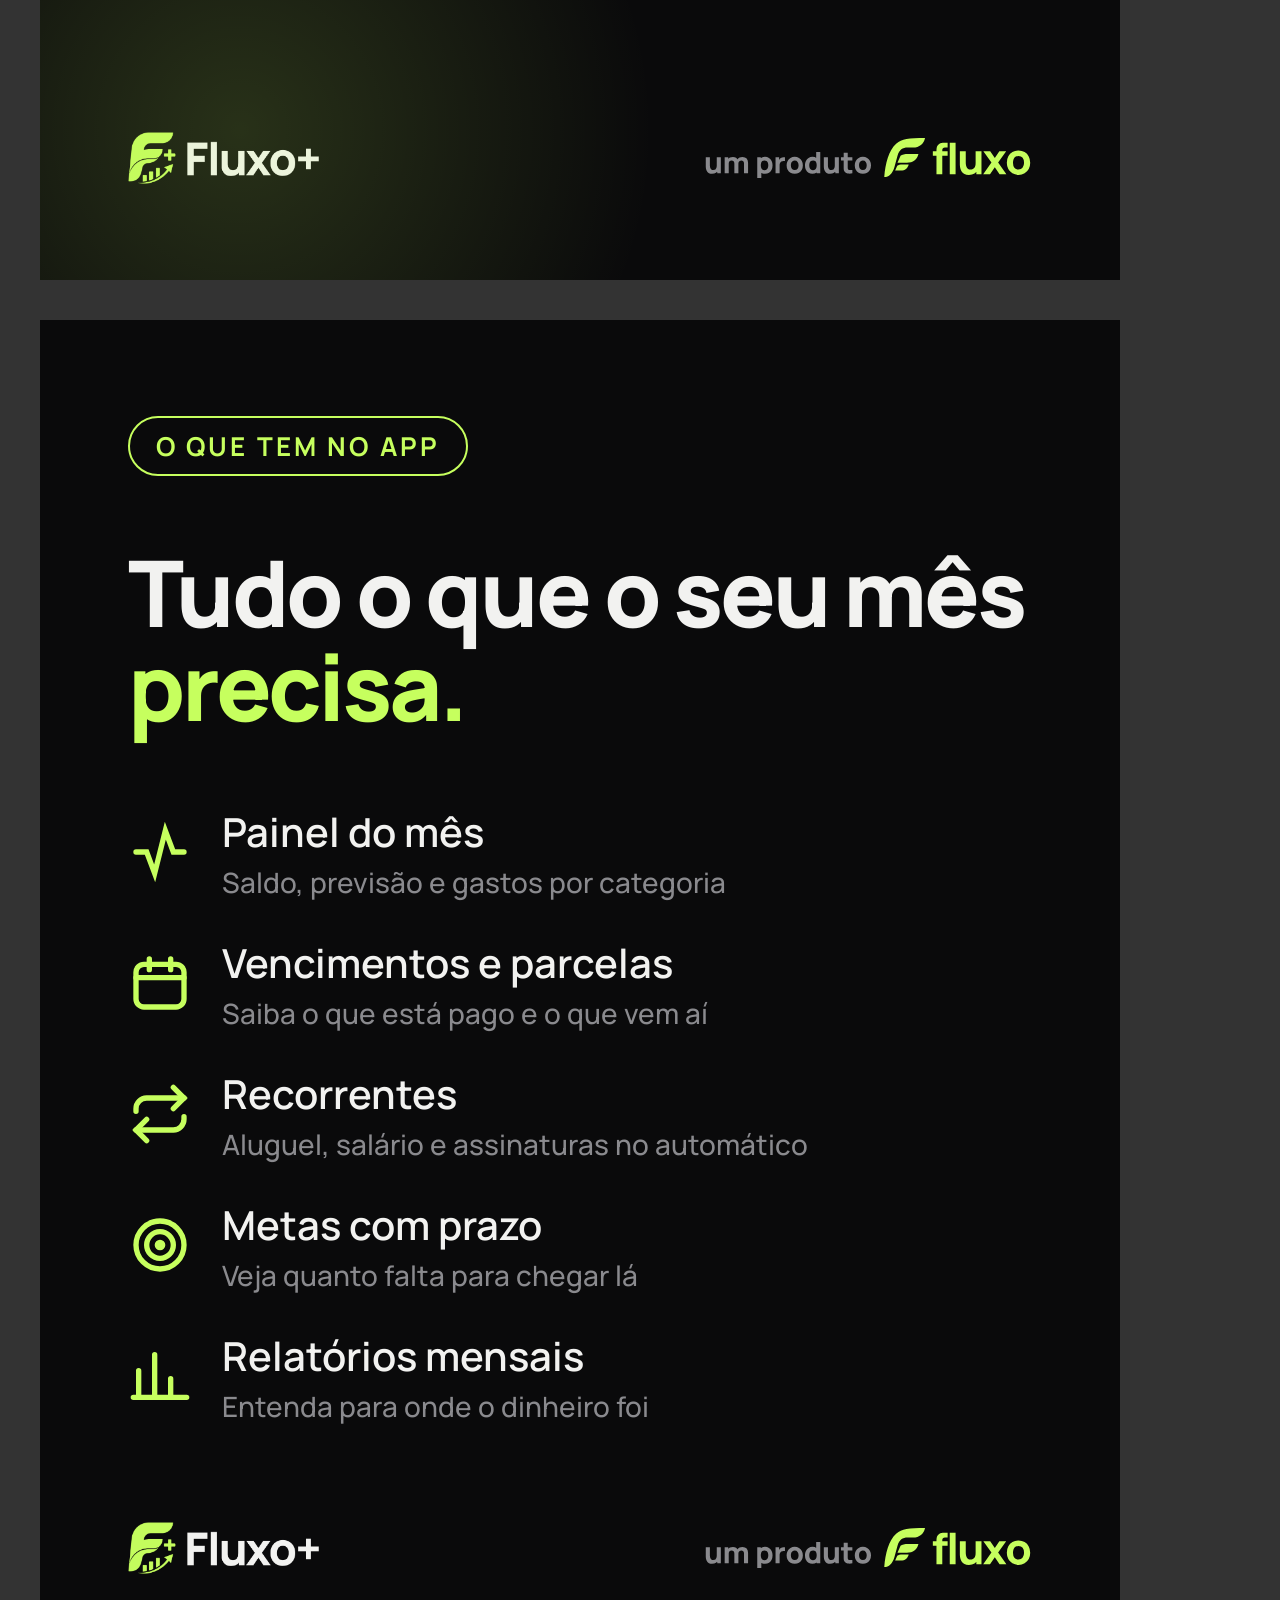
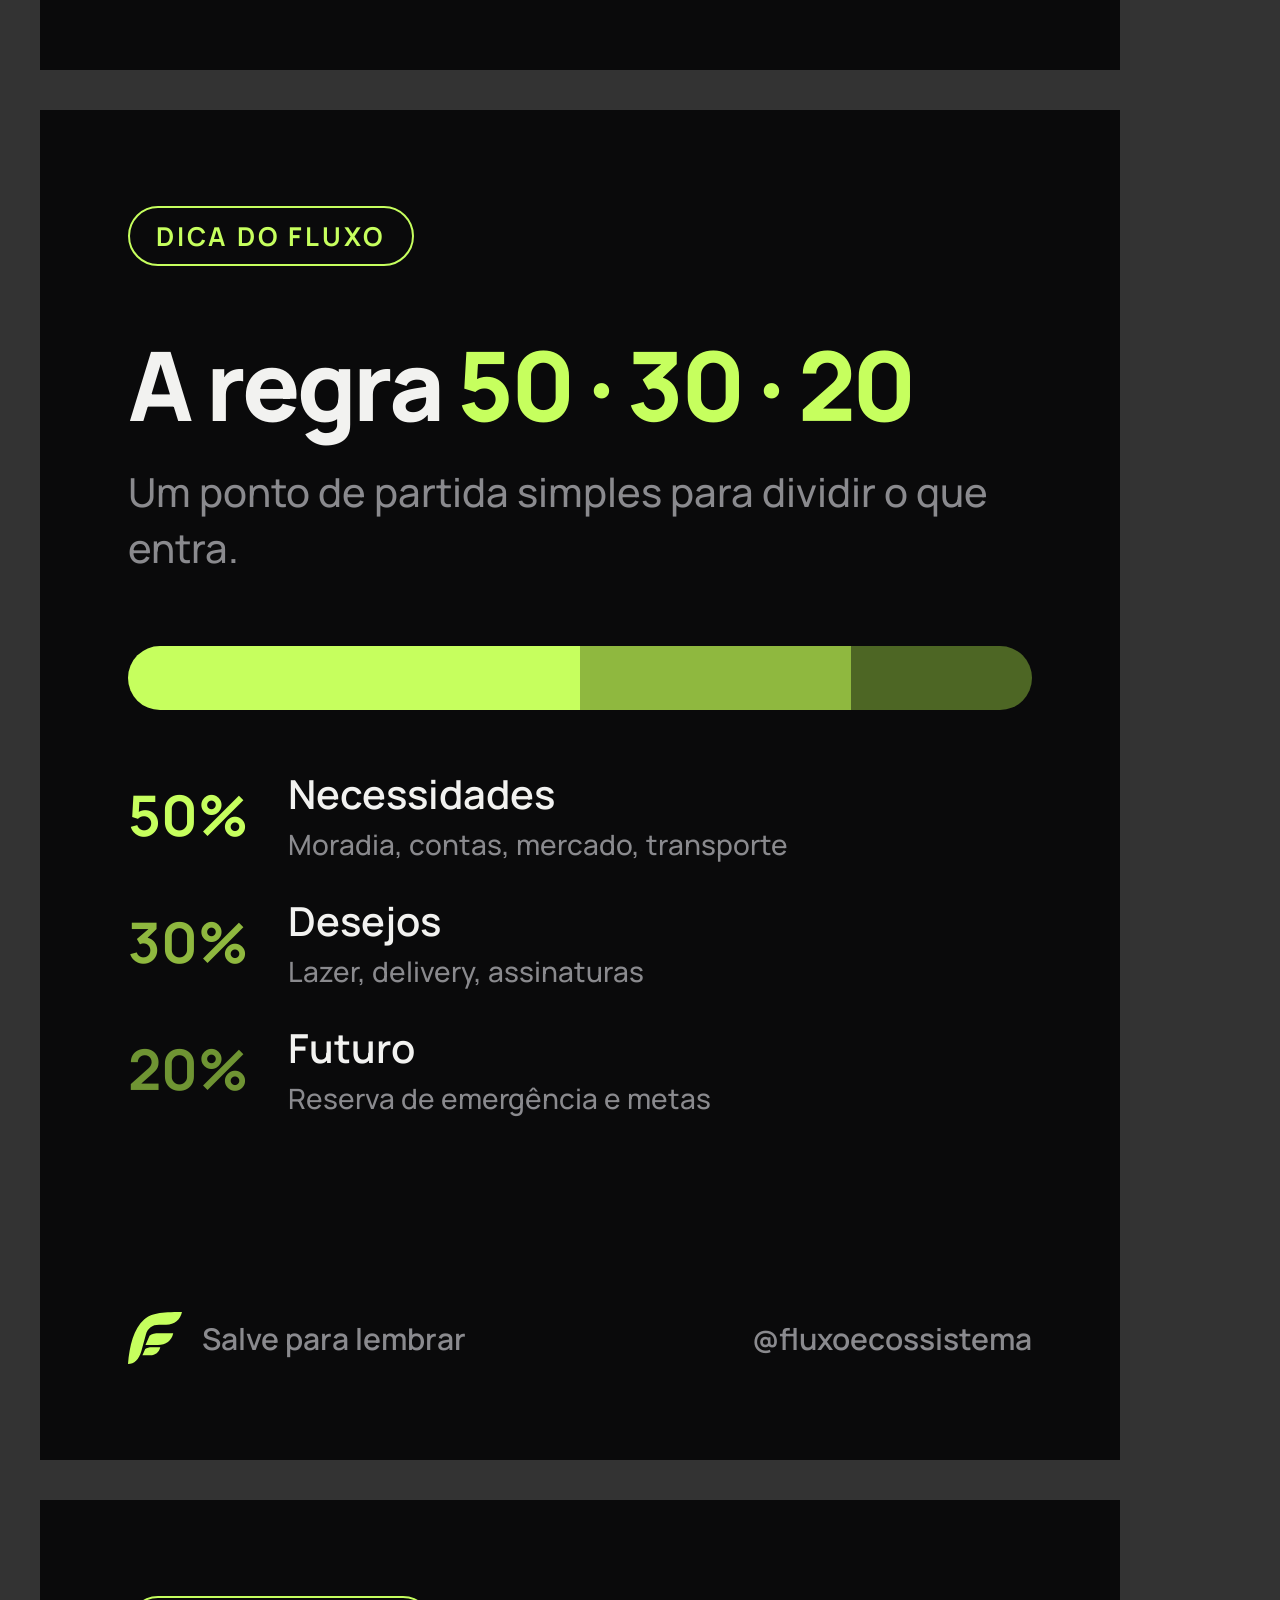
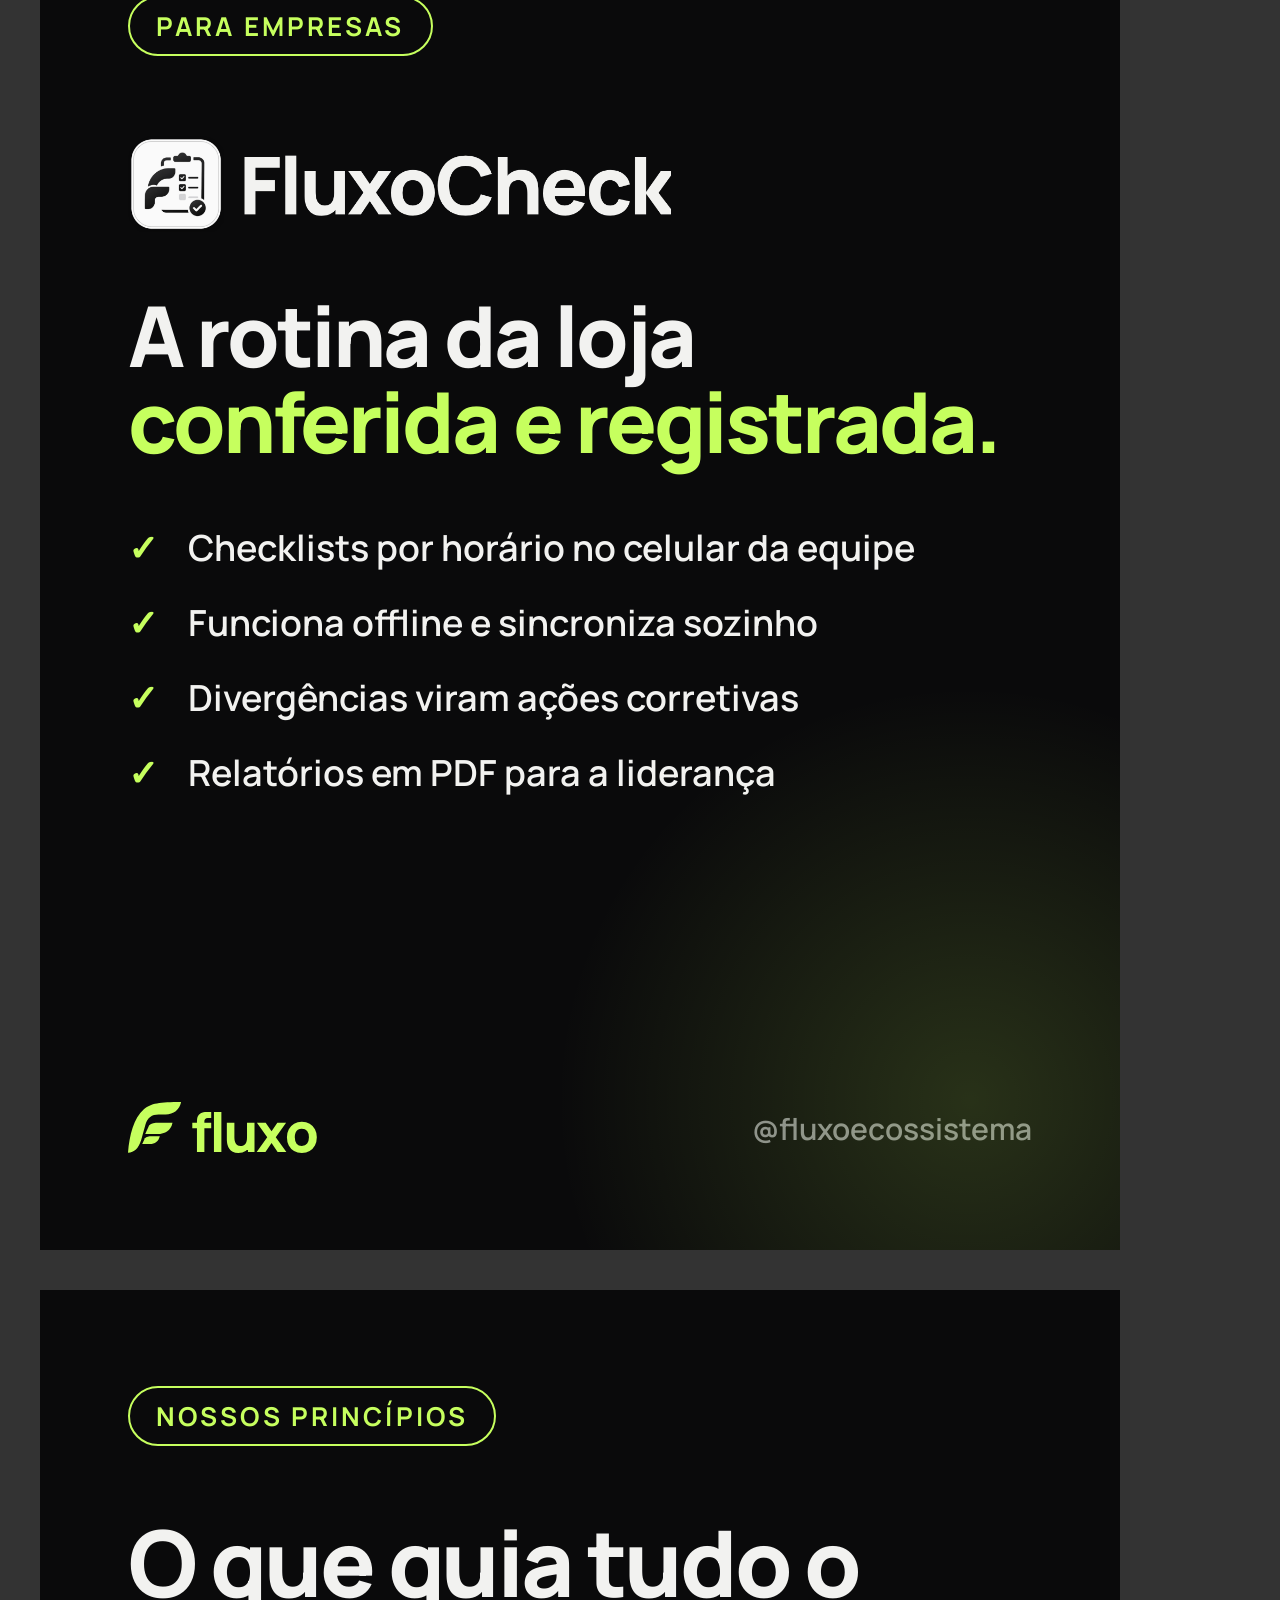
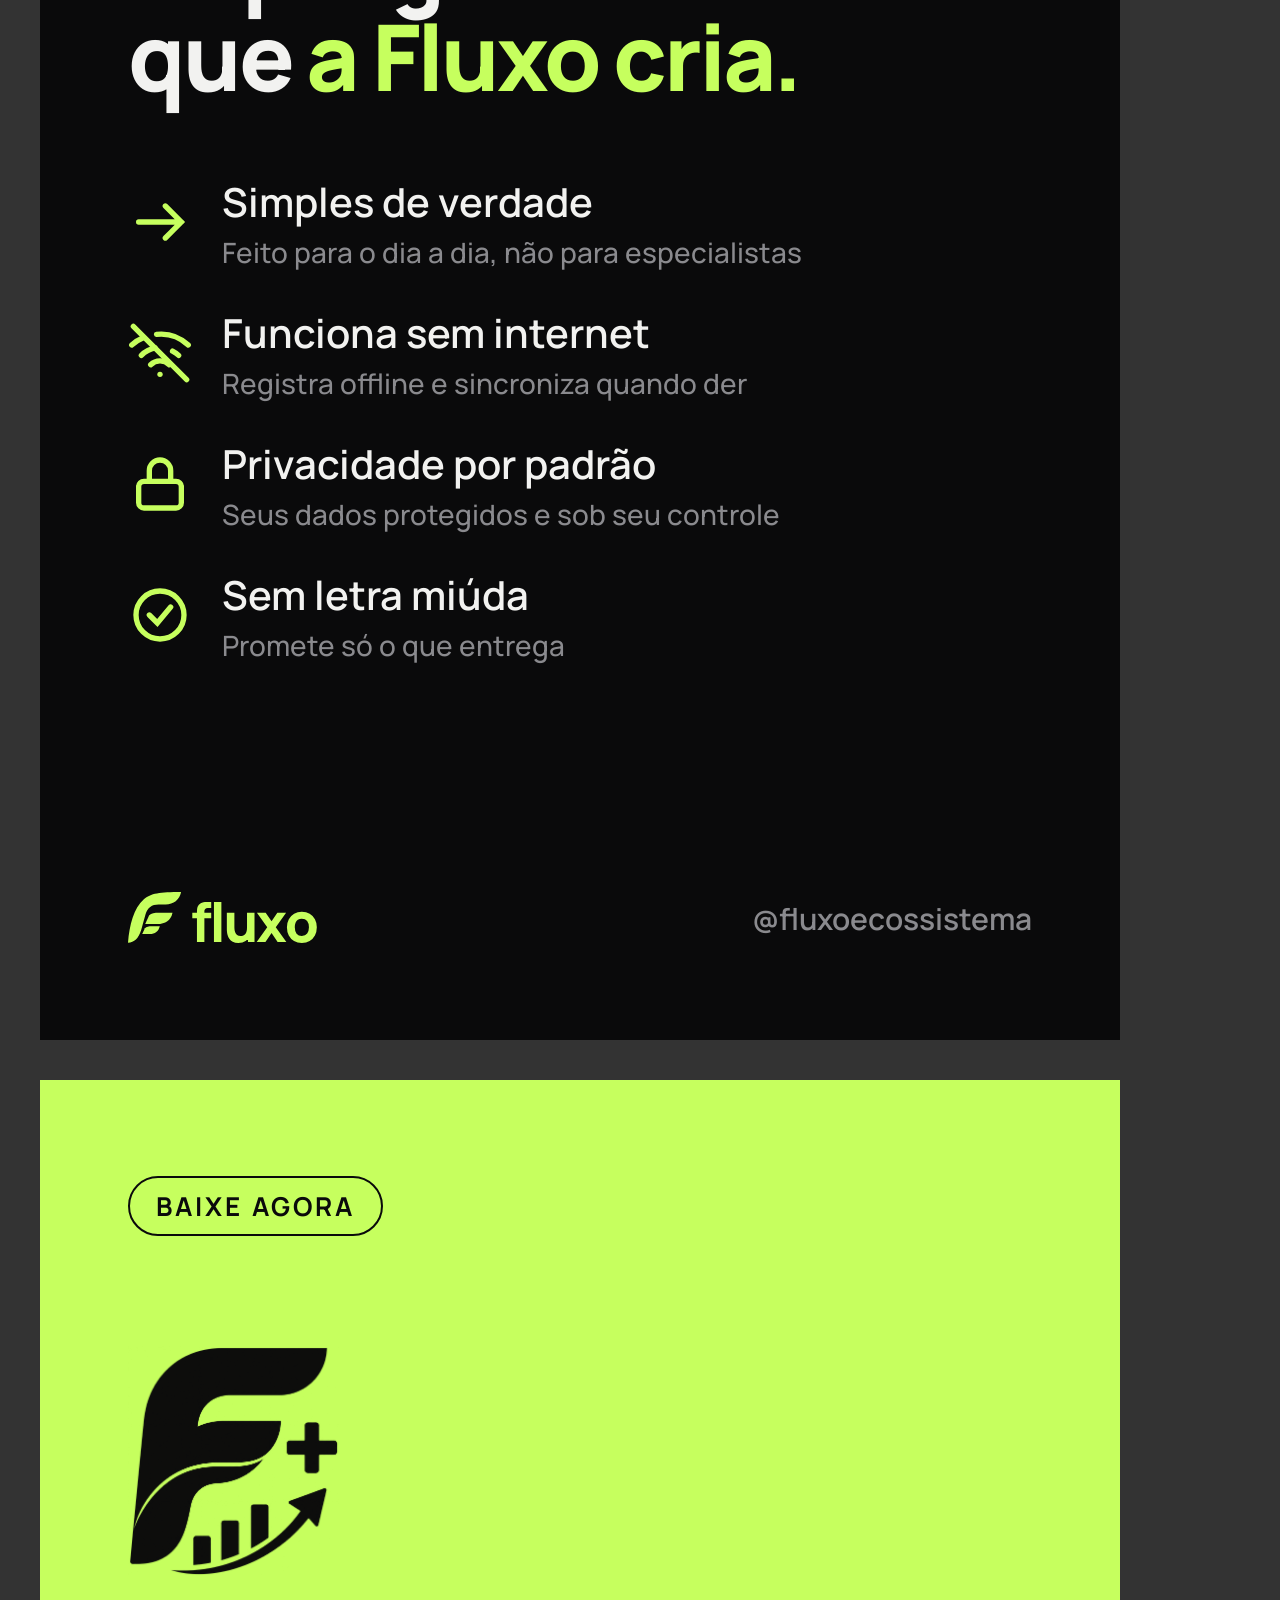
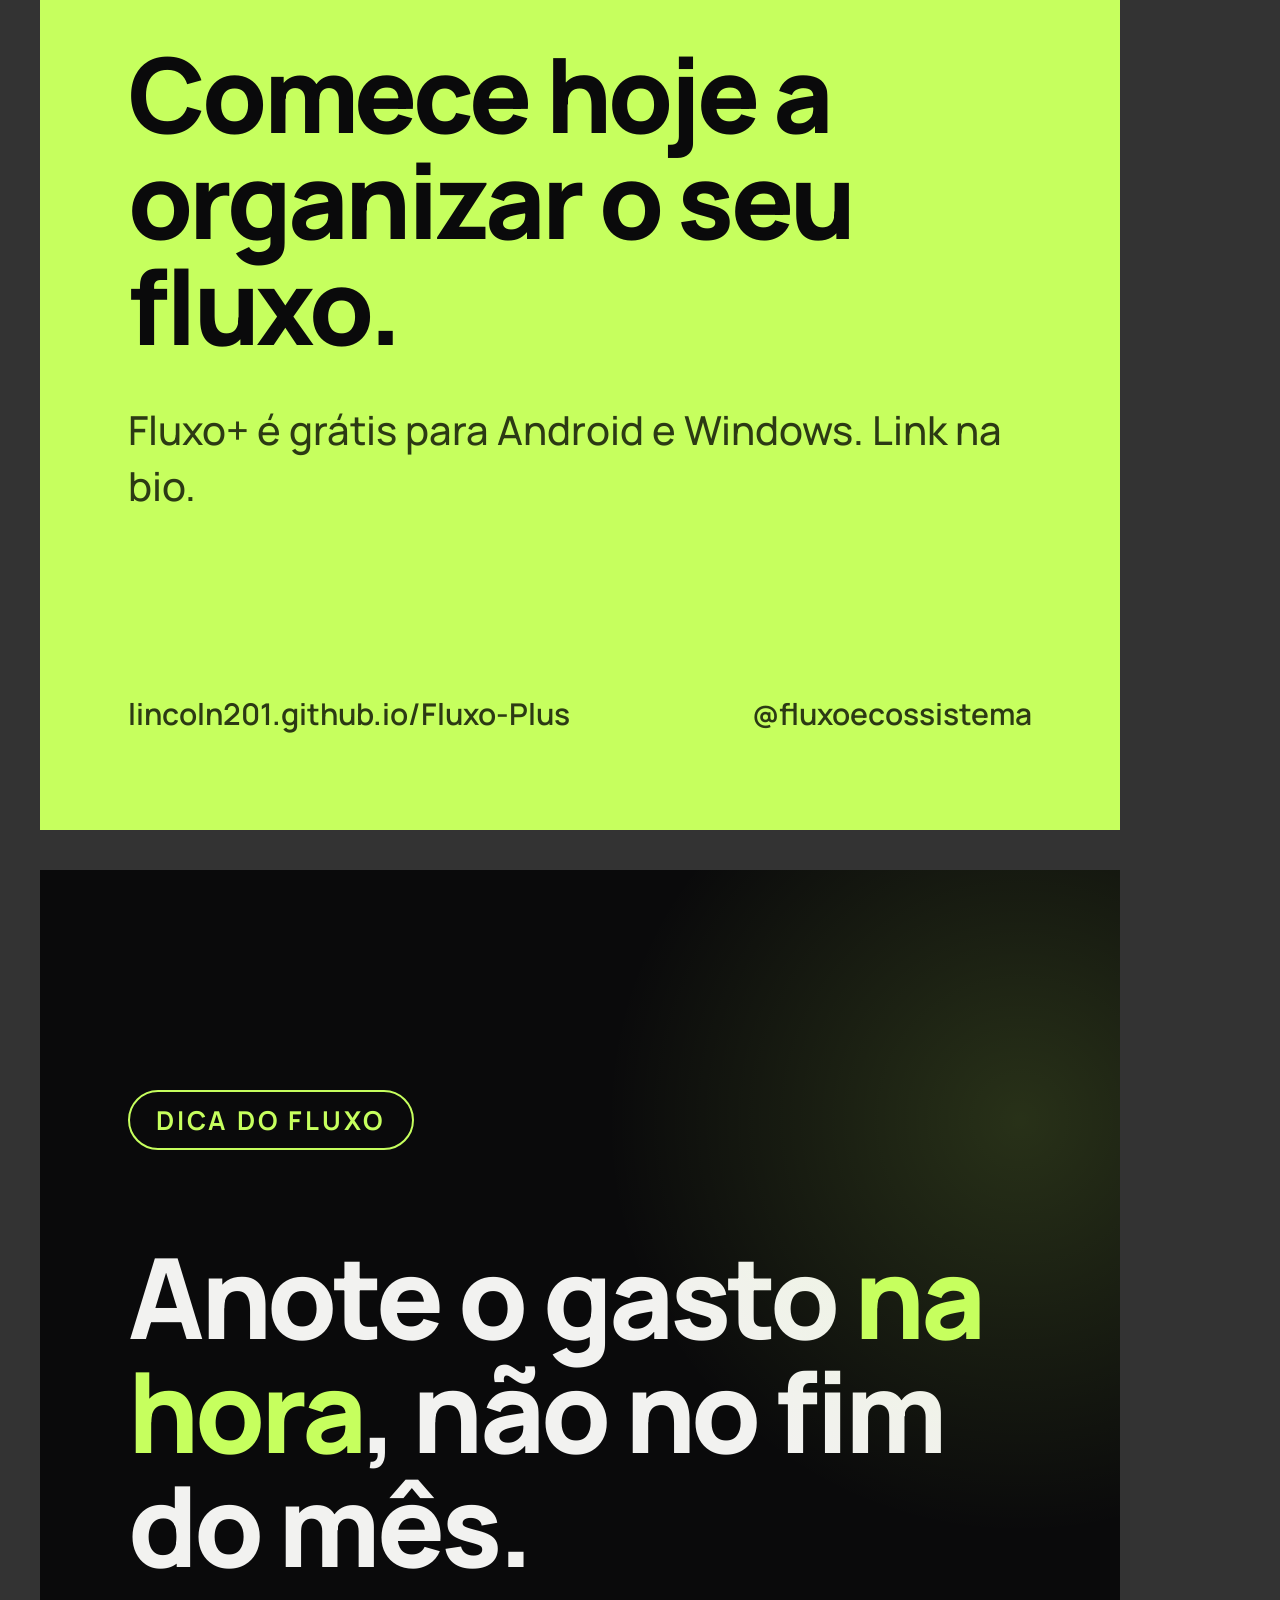
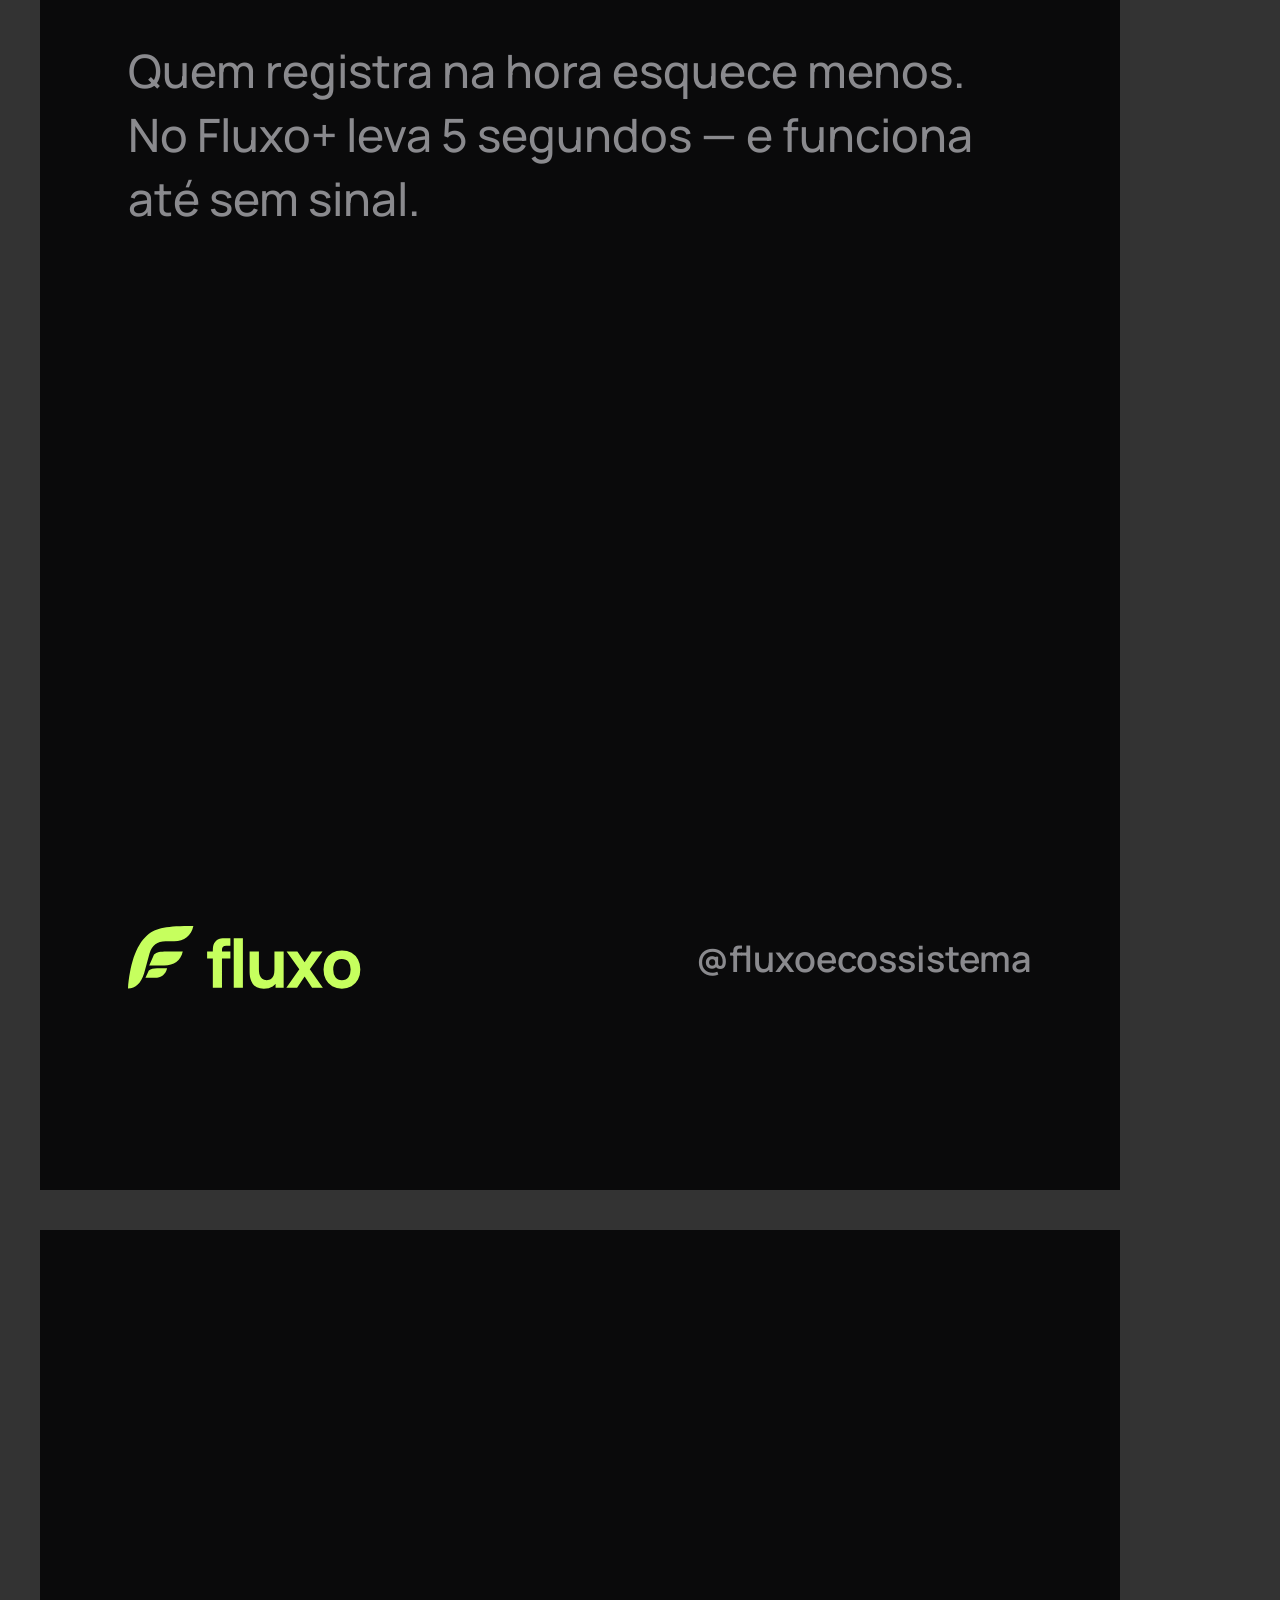
<file: marketing/instagram/fonte/pecas.html>
<!doctype html>
<html lang="pt-BR">
<head>
<meta charset="utf-8">
<title>Peças do Instagram — Fluxo+</title>
<style>
  @font-face {
    font-family: "Manrope";
    src: url("../../../assets/fonts/Manrope-Variable.ttf") format("truetype");
    font-weight: 200 800;
  }
  /* Tokens da identidade Grafite (mesmos valores de lib/core/theme/app_colors.dart). */
  :root {
    --bg: #0a0a0b;
    --surface: #151516;
    --surface-2: #1a1a1c;
    --border: #262628;
    --text: #f2f2f0;
    --muted: #8a8a8e;
    --lime: #c6ff5e;
    --red: #ff5c5c;
    --amber: #f2b84b;
  }
  * { box-sizing: border-box; margin: 0; }
  body { background: #333; font-family: "Manrope", sans-serif; color: var(--text);
         display: flex; flex-wrap: wrap; gap: 40px; padding: 40px; }

  .peca { position: relative; overflow: hidden; background: var(--bg);
          -webkit-font-smoothing: antialiased; }
  .post { width: 1080px; height: 1350px; padding: 96px 88px; display: flex; flex-direction: column; }
  .quad { width: 1080px; height: 1080px; }
  .story { width: 1080px; height: 1920px; }

  .rodape { margin-top: auto; display: flex; align-items: center; gap: 20px;
            font-size: 30px; font-weight: 600; color: var(--muted); }
  .rodape .arroba { margin-left: auto; }
  .etiqueta { display: inline-block; align-self: flex-start; font-size: 26px; font-weight: 700;
              letter-spacing: .12em; text-transform: uppercase; color: var(--lime);
              border: 2px solid var(--lime); border-radius: 999px; padding: 10px 26px; }
  h1 { font-size: 104px; line-height: 1.02; font-weight: 800; letter-spacing: -.035em; }
  h1 em { font-style: normal; color: var(--lime); }
  .sub { font-size: 40px; line-height: 1.4; color: var(--muted); font-weight: 500; }
  .brilho { position: absolute; width: 900px; height: 900px; border-radius: 50%;
            background: radial-gradient(circle, rgba(198,255,94,.16), transparent 65%);
            pointer-events: none; }

  .cartao { background: var(--surface); border: 2px solid var(--border); border-radius: 36px; padding: 40px 44px; }
  .lista { display: grid; gap: 22px; }
  .item { display: flex; align-items: center; gap: 30px; font-size: 40px; font-weight: 600; }
  .item svg { width: 64px; height: 64px; flex: none; color: var(--lime); }
  .item small { display: block; font-size: 28px; color: var(--muted); font-weight: 500; margin-top: 4px; }

  .x { color: var(--red); } .ok { color: var(--lime); }
</style>
</head>
<body>

<!-- ========== FOTO DE PERFIL (1080x1080; o Instagram recorta em círculo) ========== -->
<div class="peca quad" id="perfil" style="display:grid;place-items:center">
  <div class="brilho" style="left:90px;top:90px"></div>
  <img src="../../marca/logos/fluxo-simbolo-lima.svg" style="width:480px;position:relative">
</div>

<!-- ========== POST 01 — Fluxo Ecossistema ========== -->
<div class="peca post" id="post-01">
  <div class="brilho" style="right:-300px;top:-250px"></div>
  <span class="etiqueta">Chegamos</span>
  <img src="../../marca/logos/fluxo-horizontal-lima.svg" style="height:170px;align-self:flex-start;margin:120px 0 80px">
  <h1 style="font-size:96px">Tecnologia que organiza a vida, <em>com você no controle.</em></h1>
  <p class="sub" style="margin-top:44px">Somos a Fluxo: apps que transformam rotinas bagunçadas em fluxos claros — em casa e no trabalho.</p>
  <div class="rodape"><img src="../../marca/logos/fluxo-horizontal-lima.svg" style="height:52px"><span class="arroba">@fluxoecossistema</span></div>
</div>

<!-- ========== POST 02 — Fluxo+: apresentação ========== -->
<div class="peca post" id="post-02">
  <div class="brilho" style="right:-300px;top:-250px"></div>
  <span class="etiqueta">Conheça o Fluxo+</span>
  <img src="../../marca/logos/produtos/fluxo-plus-simbolo-lima.png" style="height:230px;align-self:flex-start;margin:110px 0 64px">
  <h1>Seu dinheiro organizado, <em>no seu aparelho.</em></h1>
  <p class="sub" style="margin-top:44px">Fluxo+ é o app de finanças pessoais gratuito, offline e de código aberto.</p>
  <div class="rodape"><span>Android · Windows</span><span class="arroba">@fluxoecossistema</span></div>
</div>

<!-- ========== POST 03 — Fluxo+: privacidade ========== -->
<div class="peca post" id="post-03">
  <span class="etiqueta">Privacidade</span>
  <h1 style="margin-top:90px">Seus gastos não são <em>da conta de ninguém.</em></h1>
  <div class="cartao lista" style="margin-top:80px">
    <div class="item"><span class="ok">✓</span> Sem criar conta nem login</div>
    <div class="item"><span class="ok">✓</span> Dados guardados só no seu aparelho</div>
    <div class="item"><span class="ok">✓</span> Bloqueio por PIN e biometria</div>
    <div class="item"><span class="ok">✓</span> Backup protegido por senha</div>
  </div>
  <div class="rodape"><img src="../../marca/logos/produtos/fluxo-plus-horizontal-lima.png" style="height:52px"><img src="../../marca/logos/fluxo-endosso-lima.svg" style="height:40px;margin-left:auto"></div>
</div>

<!-- ========== POST 04 — Fluxo+: offline ========== -->
<div class="peca post" id="post-04" style="justify-content:center">
  <div class="brilho" style="left:-250px;bottom:-300px"></div>
  <svg viewBox="0 0 24 24" width="190" height="190" fill="none" stroke="#c6ff5e" stroke-width="1.6" stroke-linecap="round" stroke-linejoin="round" style="margin-top:auto">
    <path d="M2 2l20 20"/><path d="M8.5 16.4a5 5 0 0 1 7 0"/><path d="M5 12.9a10 10 0 0 1 5.2-2.8"/><path d="M19 12.9a10 10 0 0 0-2.3-1.6"/><path d="M1.4 9a15 15 0 0 1 4.3-2.7"/><path d="M22.6 9A15 15 0 0 0 10.7 5"/><path d="M12 20h.01"/>
  </svg>
  <h1 style="margin-top:70px">Sem sinal? <em>Sem problema.</em></h1>
  <p class="sub" style="margin-top:44px">O Fluxo+ funciona 100% sem internet. Anote o gasto na fila do mercado, no metrô ou no meio do mato.</p>
  <div class="rodape"><img src="../../marca/logos/produtos/fluxo-plus-horizontal-lima.png" style="height:52px"><img src="../../marca/logos/fluxo-endosso-lima.svg" style="height:40px;margin-left:auto"></div>
</div>

<!-- ========== POST 05 — Fluxo+: recursos ========== -->
<div class="peca post" id="post-05">
  <span class="etiqueta">O que tem no app</span>
  <h1 style="margin-top:70px;font-size:92px">Tudo o que o seu mês <em>precisa.</em></h1>
  <div class="lista" style="margin-top:70px;gap:34px">
    <div class="item"><svg viewBox="0 0 24 24" fill="none" stroke="currentColor" stroke-width="2" stroke-linecap="round"><path d="M3 12h4l3 8 4-16 3 8h4"/></svg><div>Painel do mês<small>Saldo, previsão e gastos por categoria</small></div></div>
    <div class="item"><svg viewBox="0 0 24 24" fill="none" stroke="currentColor" stroke-width="2" stroke-linecap="round"><rect x="3" y="5" width="18" height="16" rx="3"/><path d="M3 10h18M8 3v4M16 3v4"/></svg><div>Vencimentos e parcelas<small>Saiba o que está pago e o que vem aí</small></div></div>
    <div class="item"><svg viewBox="0 0 24 24" fill="none" stroke="currentColor" stroke-width="2" stroke-linecap="round"><path d="M17 2l4 4-4 4"/><path d="M3 11v-1a4 4 0 0 1 4-4h14"/><path d="M7 22l-4-4 4-4"/><path d="M21 13v1a4 4 0 0 1-4 4H3"/></svg><div>Recorrentes<small>Aluguel, salário e assinaturas no automático</small></div></div>
    <div class="item"><svg viewBox="0 0 24 24" fill="none" stroke="currentColor" stroke-width="2" stroke-linecap="round"><circle cx="12" cy="12" r="9"/><circle cx="12" cy="12" r="5"/><circle cx="12" cy="12" r="1"/></svg><div>Metas com prazo<small>Veja quanto falta para chegar lá</small></div></div>
    <div class="item"><svg viewBox="0 0 24 24" fill="none" stroke="currentColor" stroke-width="2" stroke-linecap="round"><path d="M4 20V10M10 20V4M16 20v-7M22 20H2"/></svg><div>Relatórios mensais<small>Entenda para onde o dinheiro foi</small></div></div>
  </div>
  <div class="rodape"><img src="../../marca/logos/produtos/fluxo-plus-horizontal-lima.png" style="height:52px"><img src="../../marca/logos/fluxo-endosso-lima.svg" style="height:40px;margin-left:auto"></div>
</div>

<!-- ========== POST 06 — Dica 50/30/20 ========== -->
<div class="peca post" id="post-06">
  <span class="etiqueta">Dica do Fluxo</span>
  <h1 style="margin-top:70px;font-size:96px">A regra <em>50 · 30 · 20</em></h1>
  <p class="sub" style="margin-top:30px">Um ponto de partida simples para dividir o que entra.</p>
  <div style="display:flex;height:64px;border-radius:32px;overflow:hidden;margin-top:70px">
    <div style="flex:50;background:var(--lime)"></div>
    <div style="flex:30;background:#8fb83f"></div>
    <div style="flex:20;background:#4d6624"></div>
  </div>
  <div class="lista" style="margin-top:56px;gap:30px">
    <div class="item"><b class="ok" style="width:130px;font-size:56px">50%</b><div>Necessidades<small>Moradia, contas, mercado, transporte</small></div></div>
    <div class="item"><b style="width:130px;font-size:56px;color:#8fb83f">30%</b><div>Desejos<small>Lazer, delivery, assinaturas</small></div></div>
    <div class="item"><b style="width:130px;font-size:56px;color:#6f9433">20%</b><div>Futuro<small>Reserva de emergência e metas</small></div></div>
  </div>
  <div class="rodape"><img src="../../marca/logos/fluxo-simbolo-lima.svg" style="height:52px"><span>Salve para lembrar</span><span class="arroba">@fluxoecossistema</span></div>
</div>

<!-- ========== POST 07 — FluxoCheck ========== -->
<div class="peca post" id="post-07">
  <div class="brilho" style="right:-300px;bottom:-300px"></div>
  <span class="etiqueta">Para empresas</span>
  <img src="../../marca/logos/produtos/fluxocheck-horizontal-lima.png" style="height:96px;align-self:flex-start;margin-top:80px">
  <h1 style="margin-top:60px;font-size:84px">A rotina da loja <em>conferida e registrada.</em></h1>
  <div class="lista" style="margin-top:60px;gap:26px">
    <div class="item" style="font-size:36px"><span class="ok">✓</span> Checklists por horário no celular da equipe</div>
    <div class="item" style="font-size:36px"><span class="ok">✓</span> Funciona offline e sincroniza sozinho</div>
    <div class="item" style="font-size:36px"><span class="ok">✓</span> Divergências viram ações corretivas</div>
    <div class="item" style="font-size:36px"><span class="ok">✓</span> Relatórios em PDF para a liderança</div>
  </div>
  <div class="rodape"><img src="../../marca/logos/fluxo-horizontal-lima.svg" style="height:52px"><span class="arroba">@fluxoecossistema</span></div>
</div>

<!-- ========== POST 08 — Princípios do ecossistema ========== -->
<div class="peca post" id="post-08">
  <span class="etiqueta">Nossos princípios</span>
  <h1 style="margin-top:70px;font-size:92px">O que guia tudo o que <em>a Fluxo cria.</em></h1>
  <div class="lista" style="margin-top:70px;gap:34px">
    <div class="item"><svg viewBox="0 0 24 24" fill="none" stroke="currentColor" stroke-width="2" stroke-linecap="round"><path d="M4 12h16M14 6l6 6-6 6"/></svg><div>Simples de verdade<small>Feito para o dia a dia, não para especialistas</small></div></div>
    <div class="item"><svg viewBox="0 0 24 24" fill="none" stroke="currentColor" stroke-width="2" stroke-linecap="round"><path d="M2 2l20 20"/><path d="M8.5 16.4a5 5 0 0 1 7 0"/><path d="M5 12.9a10 10 0 0 1 5.2-2.8"/><path d="M19 12.9a10 10 0 0 0-2.3-1.6"/><path d="M1.4 9a15 15 0 0 1 4.3-2.7"/><path d="M22.6 9A15 15 0 0 0 10.7 5"/><path d="M12 20h.01"/></svg><div>Funciona sem internet<small>Registra offline e sincroniza quando der</small></div></div>
    <div class="item"><svg viewBox="0 0 24 24" fill="none" stroke="currentColor" stroke-width="2" stroke-linecap="round"><rect x="4" y="11" width="16" height="10" rx="2"/><path d="M8 11V7a4 4 0 0 1 8 0v4"/></svg><div>Privacidade por padrão<small>Seus dados protegidos e sob seu controle</small></div></div>
    <div class="item"><svg viewBox="0 0 24 24" fill="none" stroke="currentColor" stroke-width="2" stroke-linecap="round"><circle cx="12" cy="12" r="9"/><path d="M8 12l3 3 5-6"/></svg><div>Sem letra miúda<small>Promete só o que entrega</small></div></div>
  </div>
  <div class="rodape"><img src="../../marca/logos/fluxo-horizontal-lima.svg" style="height:52px"><span class="arroba">@fluxoecossistema</span></div>
</div>

<!-- ========== POST 09 — Baixe ========== -->
<div class="peca post" id="post-09" style="background:var(--lime);color:var(--bg)">
  <span class="etiqueta" style="color:var(--bg);border-color:var(--bg)">Baixe agora</span>
  <img src="../../marca/logos/produtos/fluxo-plus-simbolo-grafite.png" style="height:230px;align-self:flex-start;margin:110px 0 64px">
  <h1>Comece hoje a organizar o seu fluxo.</h1>
  <p class="sub" style="margin-top:44px;color:#2c3a14">Fluxo+ é grátis para Android e Windows. Link na bio.</p>
  <div class="rodape" style="color:#2c3a14"><span>lincoln201.github.io/Fluxo-Plus</span><span class="arroba">@fluxoecossistema</span></div>
</div>

<!-- ========== CAPAS DOS DESTAQUES (1080x1920; só o círculo central aparece) ========== -->
<template id="capa">
  <div class="peca story" style="display:grid;place-items:center">
    <div style="width:560px;height:560px;border-radius:50%;background:var(--surface);border:4px solid var(--border);display:grid;place-items:center">
      <svg viewBox="0 0 24 24" width="260" height="260" fill="none" stroke="#c6ff5e" stroke-width="1.8" stroke-linecap="round" stroke-linejoin="round"></svg>
    </div>
  </div>
</template>

<!-- ========== MODELO DE STORY (1080x1920) ========== -->
<div class="peca story" id="story-dica" style="padding:220px 88px 200px;display:flex;flex-direction:column">
  <div class="brilho" style="right:-350px;top:-200px"></div>
  <span class="etiqueta">Dica do Fluxo</span>
  <h1 style="margin-top:90px;font-size:112px">Anote o gasto <em>na hora</em>, não no fim do mês.</h1>
  <p class="sub" style="margin-top:56px;font-size:46px">Quem registra na hora esquece menos. No Fluxo+ leva 5 segundos — e funciona até sem sinal.</p>
  <div class="rodape" style="font-size:36px"><img src="../../marca/logos/fluxo-horizontal-lima.svg" style="height:64px"><span class="arroba">@fluxoecossistema</span></div>
</div>

<script>
  // Ícones (Lucide-like) das capas de destaque.
  const capas = {
    'destaque-sobre': 'fluxo-simbolo-lima.svg',
    'destaque-fluxo-plus': 'produtos/fluxo-plus-simbolo-lima.png',
    'destaque-fluxocheck': 'produtos/fluxocheck-icone.png',
    'destaque-novidades': '<path d="M12 3l2.4 5.6L20 9.3l-4.3 3.9L17 19l-5-3-5 3 1.3-5.8L4 9.3l5.6-.7z"/>',
    'destaque-dicas': '<path d="M9 18h6M10 22h4"/><path d="M12 2a7 7 0 0 0-4 12.7V16h8v-1.3A7 7 0 0 0 12 2z"/>',
    'destaque-duvidas': '<circle cx="12" cy="12" r="10"/><path d="M9.1 9a3 3 0 0 1 5.8 1c0 2-3 3-3 3"/><path d="M12 17h.01"/>',
  };
  const tpl = document.getElementById('capa');
  for (const [id, icone] of Object.entries(capas)) {
    const no = tpl.content.firstElementChild.cloneNode(true);
    no.id = id;
    const svg = no.querySelector('svg');
    if (/\.(svg|png)$/.test(icone)) svg.outerHTML = `<img src="../../marca/logos/${icone}" style="width:250px;margin-left:12px">`;
    else svg.innerHTML = icone;
    document.body.appendChild(no);
  }
</script>
</body>
</html>
</file>
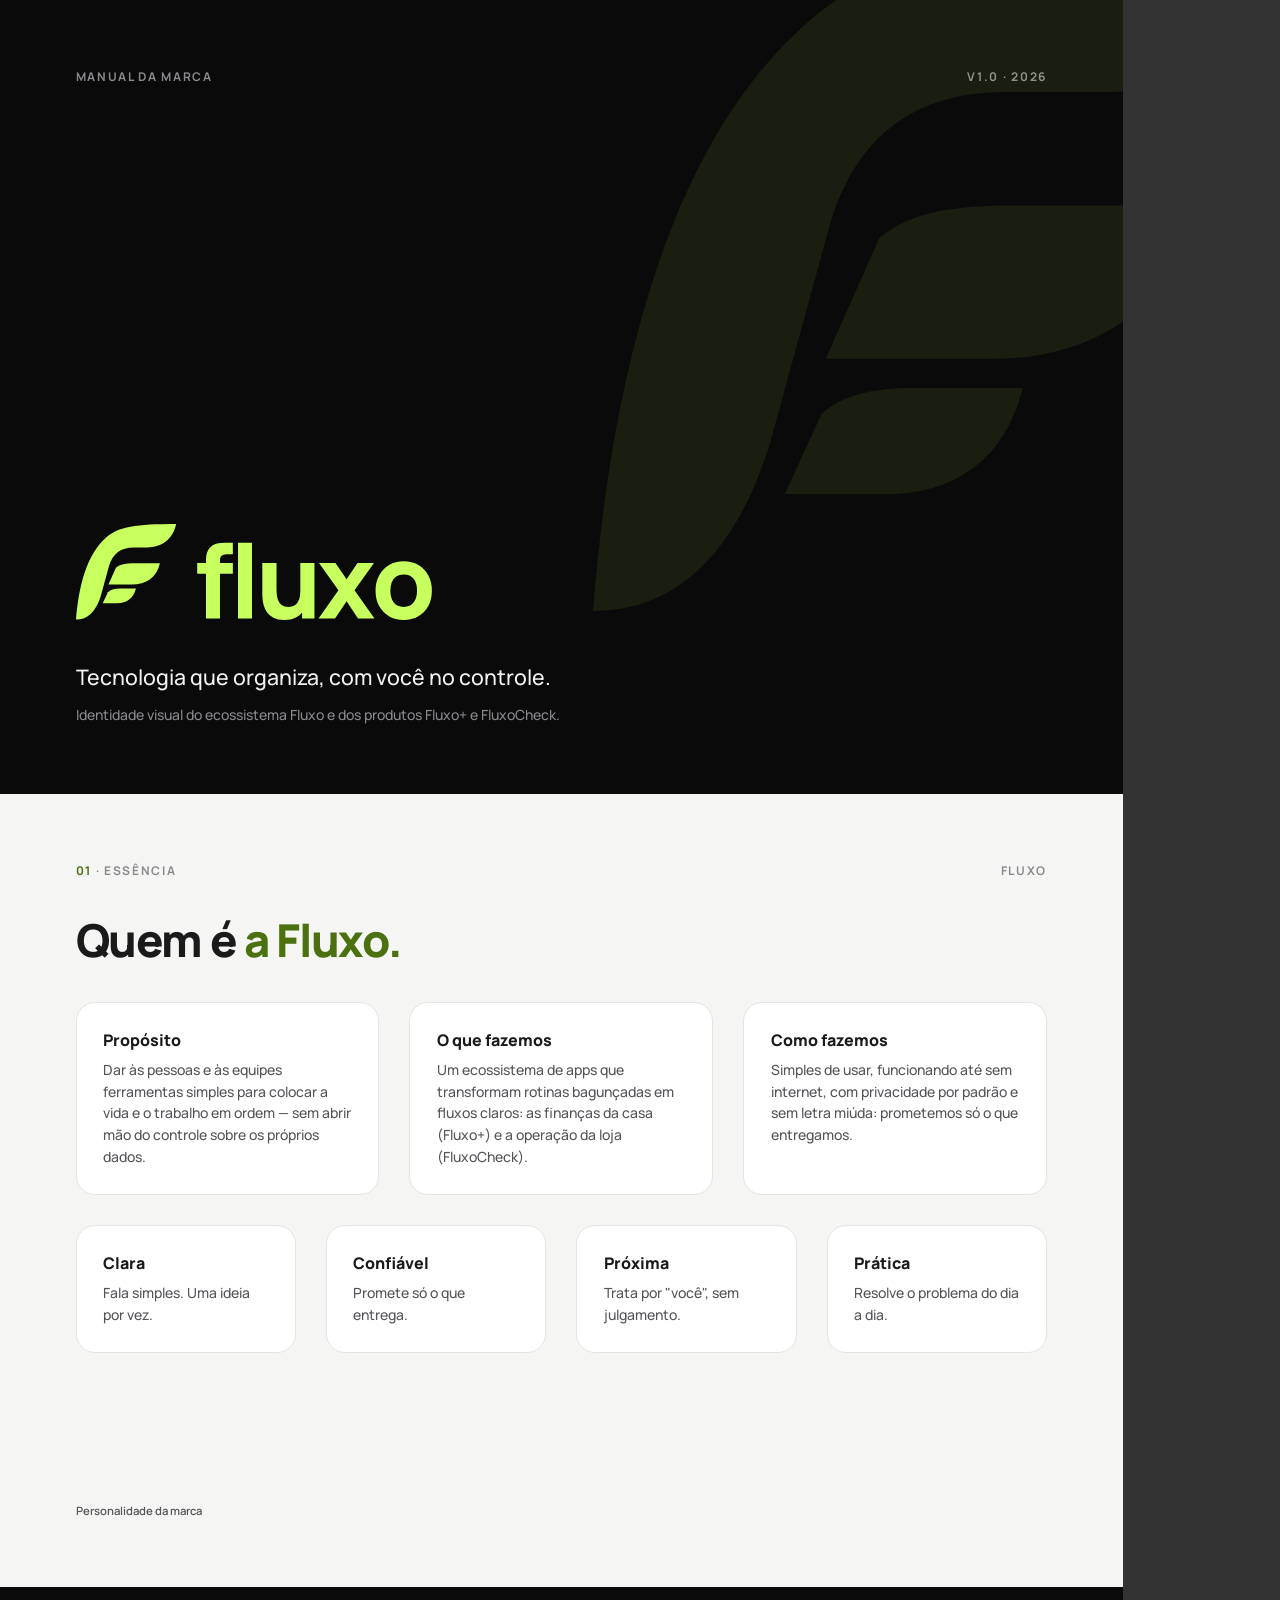
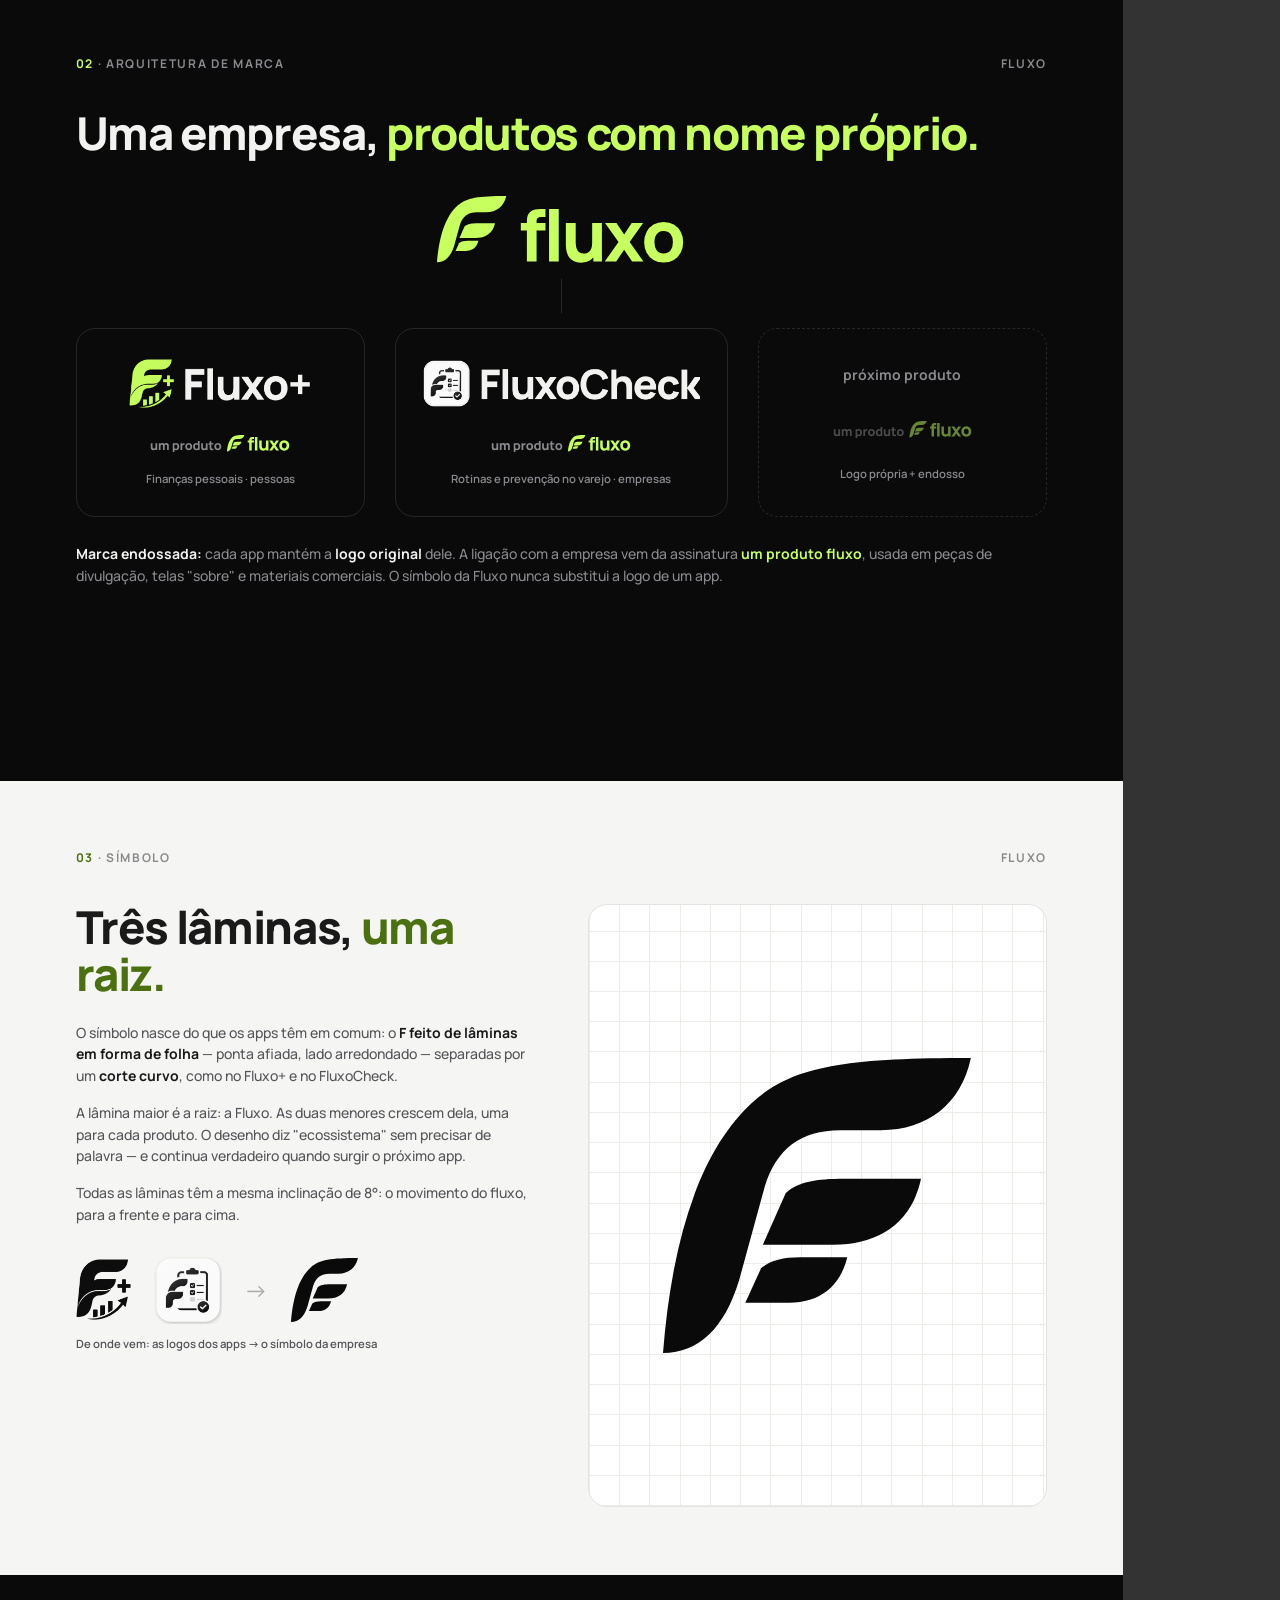
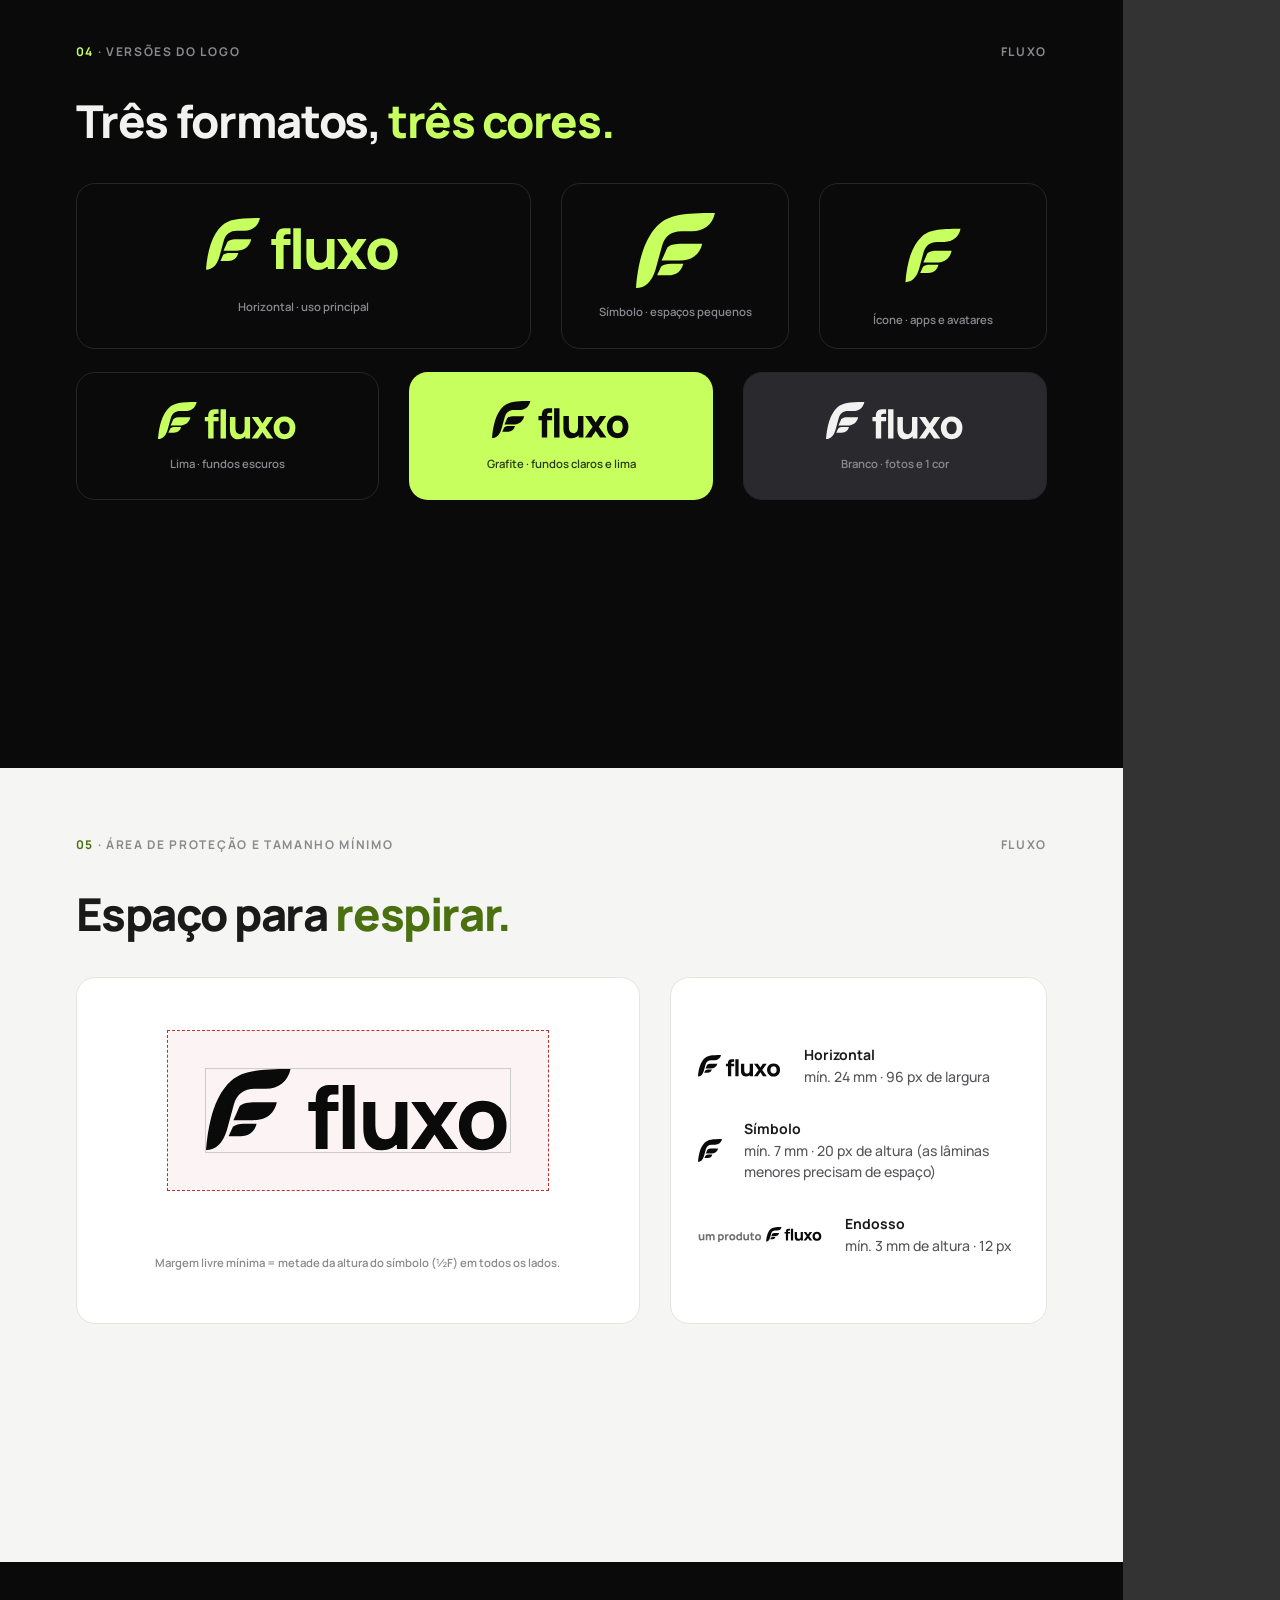
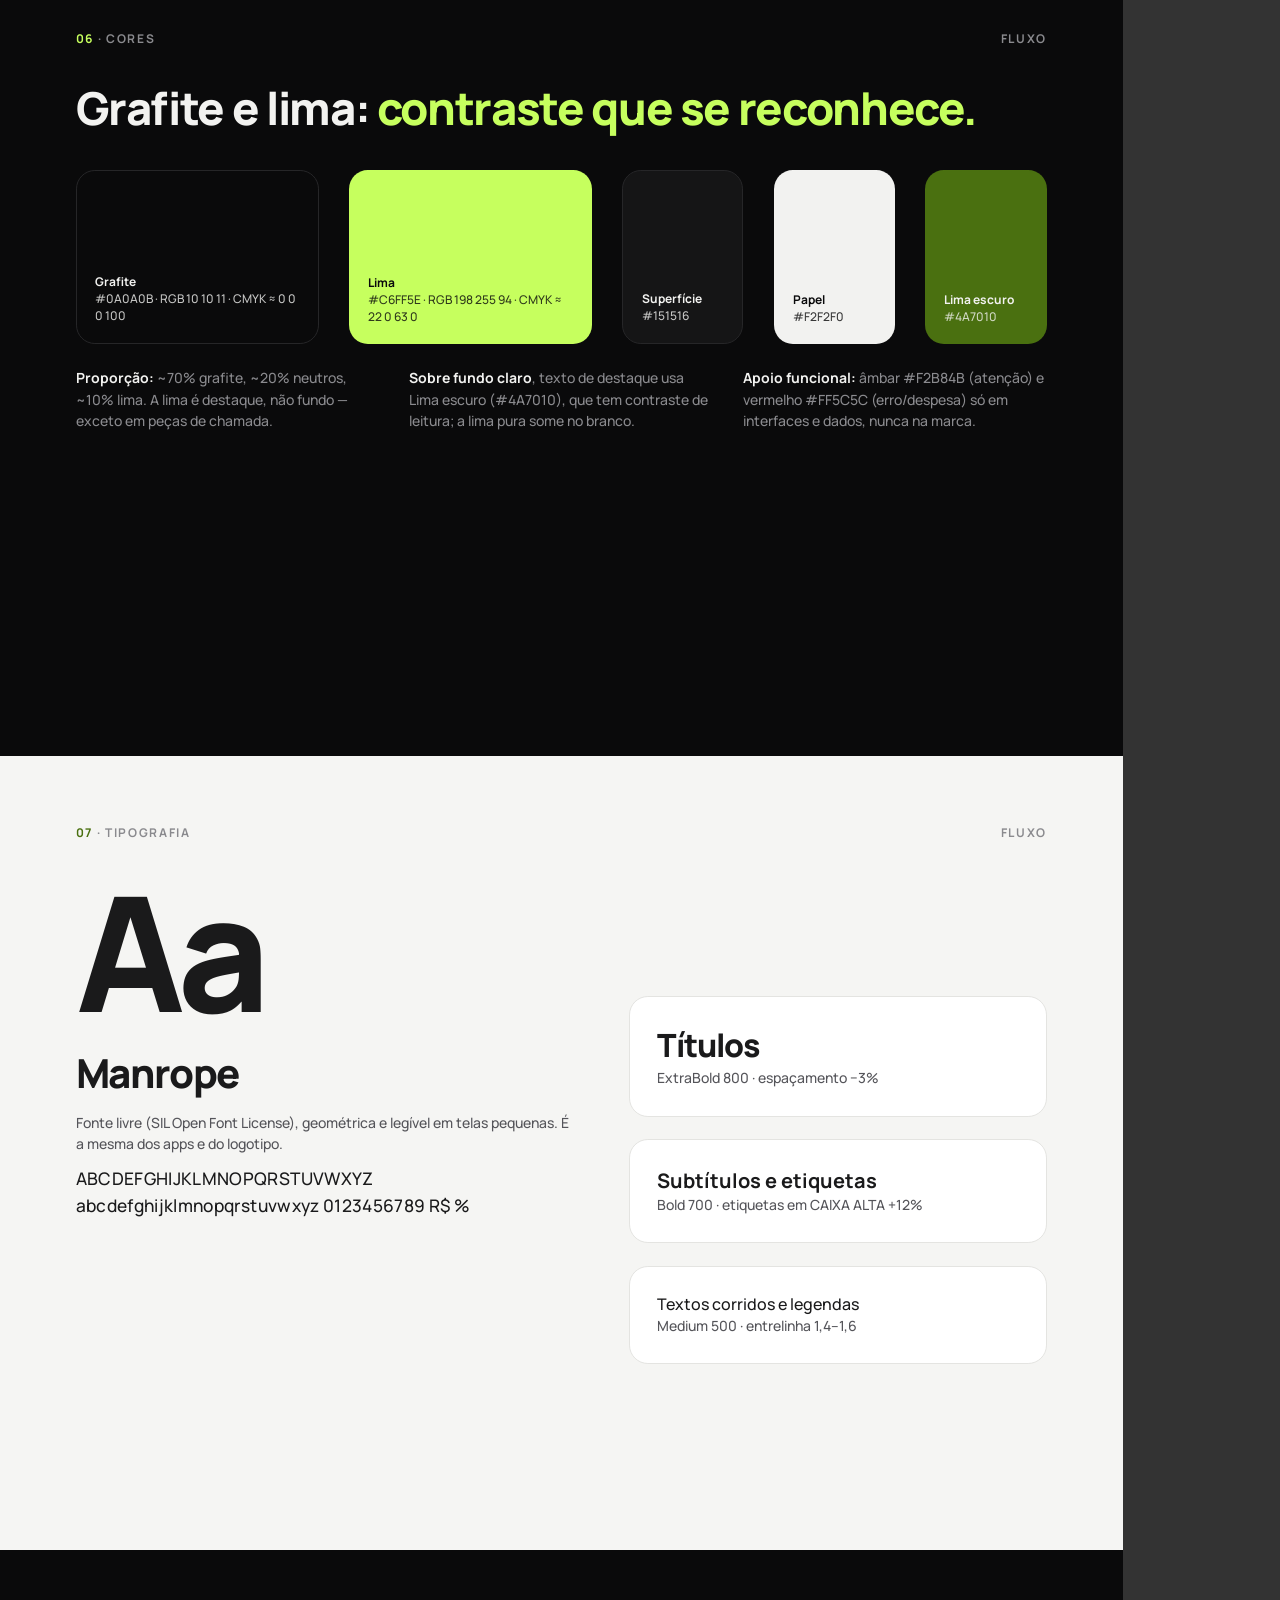
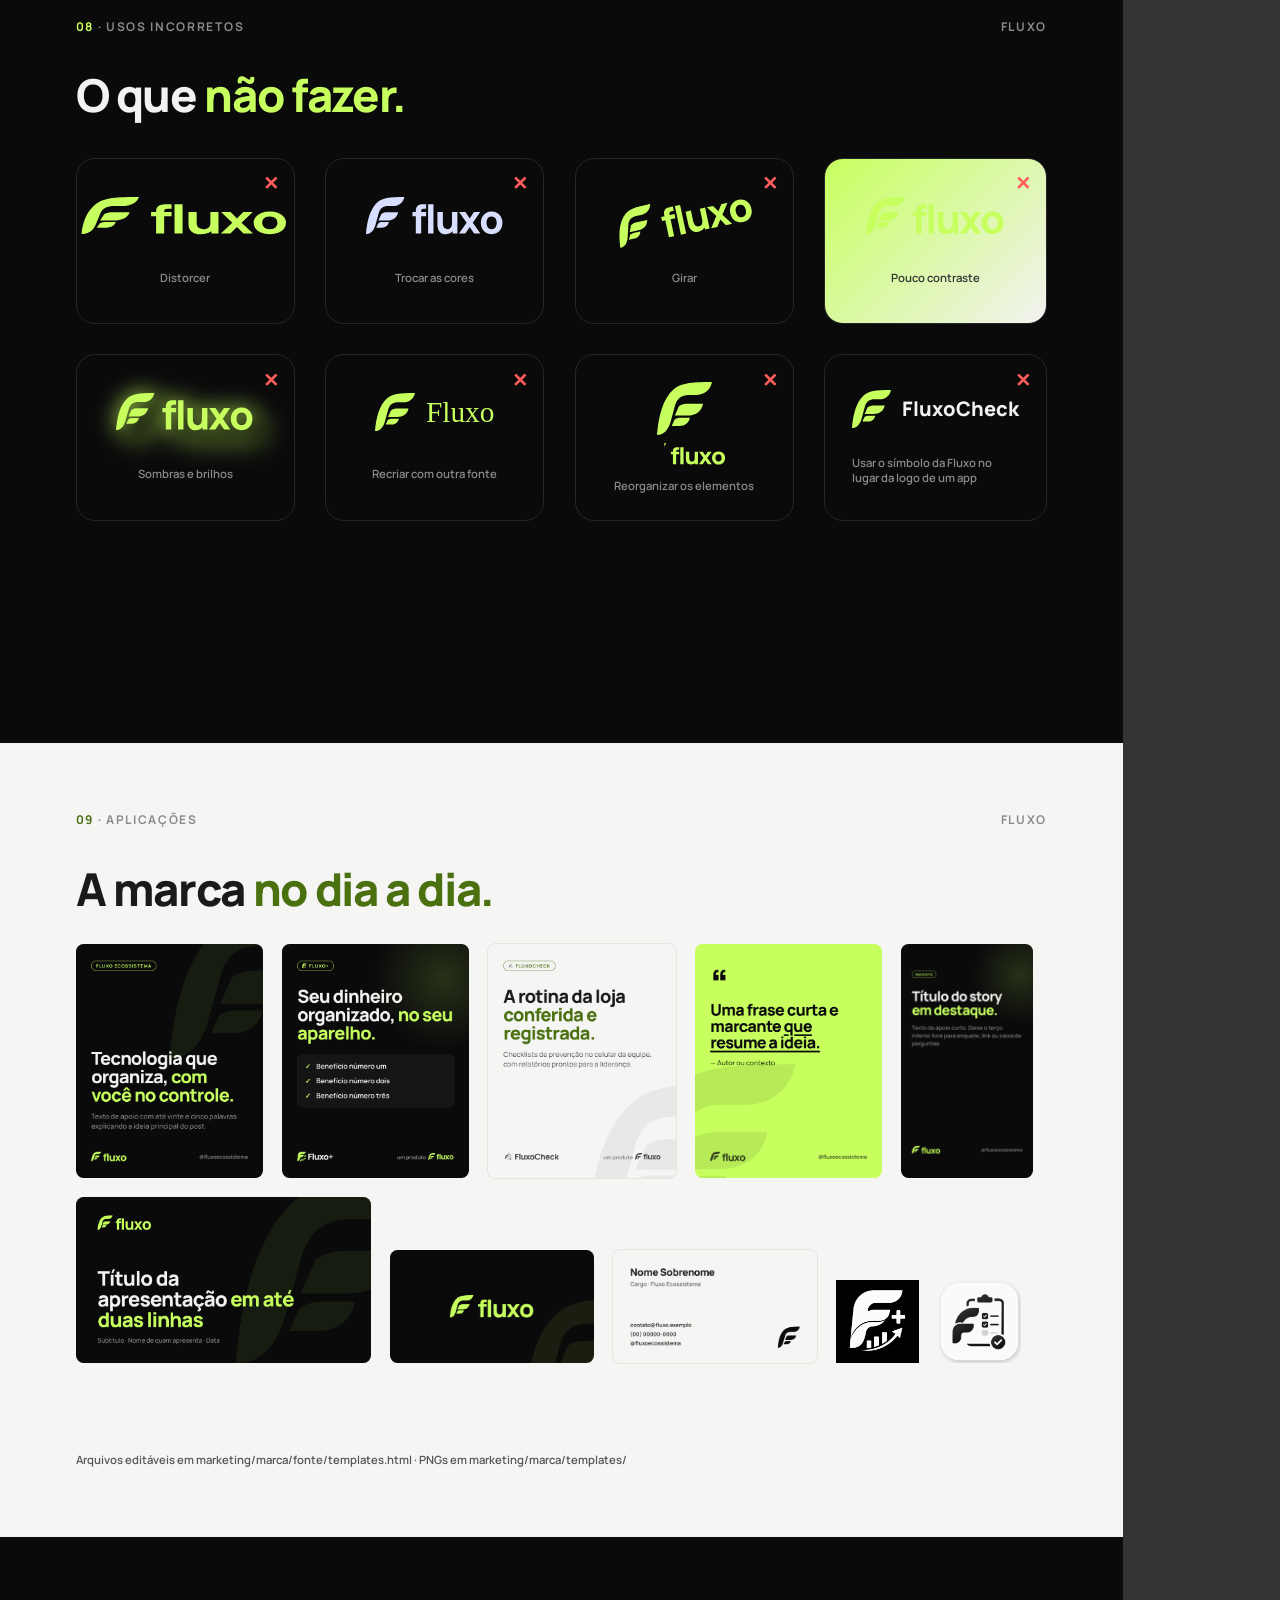
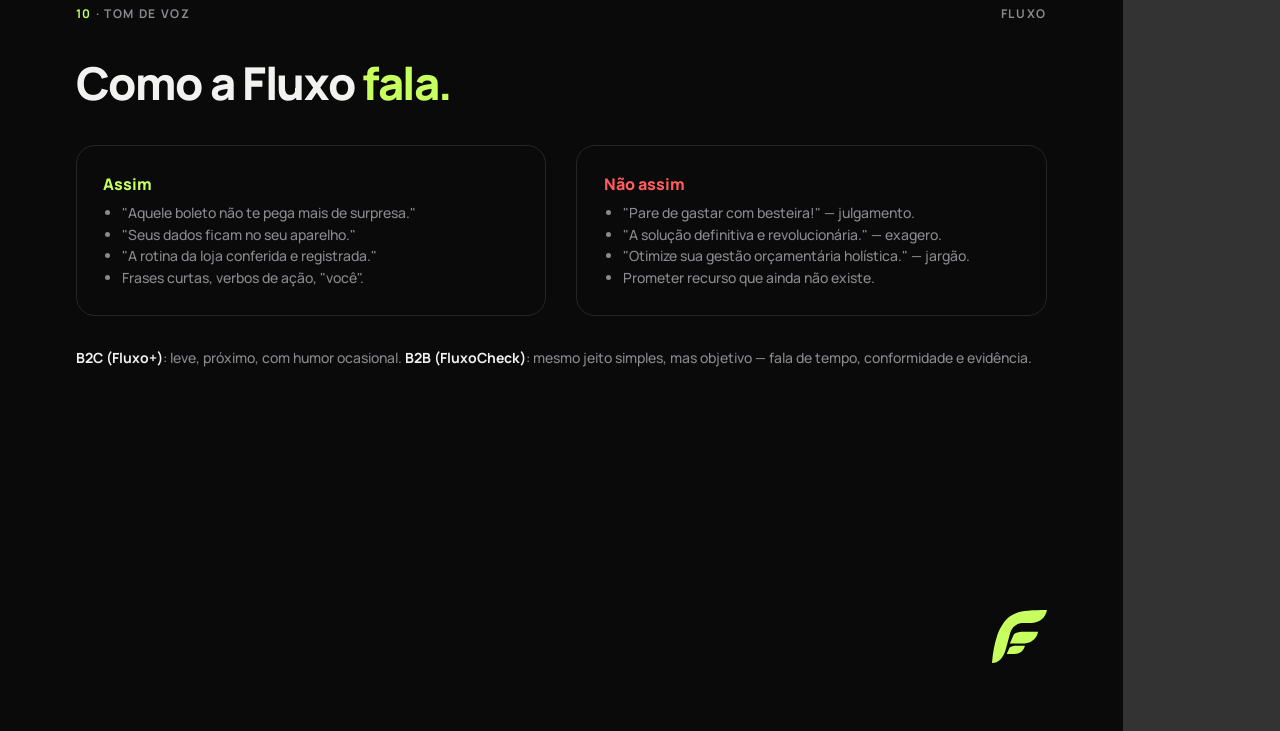
<file: marketing/marca/fonte/manual.html>
<!doctype html>
<html lang="pt-BR">
<head>
<meta charset="utf-8">
<title>Manual da marca Fluxo</title>
<link rel="stylesheet" href="base.css">
<style>
  @page { size: 297mm 210mm; margin: 0; }
  body { background: #333; }
  .pag { width: 297mm; height: 210mm; padding: 18mm 20mm; position: relative; overflow: hidden;
         background: var(--grafite); color: var(--texto); page-break-after: always; display: flex; flex-direction: column; }
  .pag.claro { background: var(--papel); color: var(--tinta); }
  .cab { display: flex; justify-content: space-between; font-size: 9pt; font-weight: 700; letter-spacing: .14em;
         text-transform: uppercase; color: var(--suave); }
  .cab b { color: var(--lima); }
  .claro .cab b { color: var(--lima-escuro); }
  h1 { font-size: 34pt; font-weight: 800; letter-spacing: -.03em; line-height: 1.05; margin-top: 10mm; }
  h1 em { font-style: normal; color: var(--lima); }
  .claro h1 em { color: var(--lima-escuro); }
  h3 { font-size: 12pt; font-weight: 800; margin-bottom: 2mm; }
  p, li { font-size: 10.5pt; line-height: 1.55; color: var(--suave); font-weight: 500; }
  .claro p, .claro li { color: #55555a; }
  ul { padding-left: 5mm; }
  .grade { display: grid; gap: 8mm; margin-top: 10mm; }
  .caixa { border: 1px solid var(--borda); border-radius: 5mm; padding: 7mm; }
  .claro .caixa { border-color: #e4e4e1; background: #fff; }
  .centro { display: grid; place-items: center; }
  .rot { font-size: 8.5pt; color: var(--suave); font-weight: 600; margin-top: 3mm; }
  .cor { border-radius: 5mm; height: 46mm; padding: 5mm; display: flex; flex-direction: column; justify-content: flex-end;
         font-size: 9pt; font-weight: 700; }
  .cor span { display: block; font-weight: 500; opacity: .8; }
  .x { position: relative; }
  .x::after { content: "✕"; position: absolute; top: 3mm; right: 4mm; color: var(--perigo); font-size: 14pt; font-weight: 800; }
</style>
</head>
<body>

<!-- 1 · Capa -->
<section class="pag">
  <img src="../logos/fluxo-simbolo-lima.svg" style="position:absolute;width:190mm;right:-50mm;top:-20mm;opacity:.08">
  <div class="cab"><span>Manual da marca</span><span>v1.0 · 2026</span></div>
  <img src="../logos/fluxo-horizontal-lima.svg" style="height:26mm;align-self:flex-start;margin-top:auto">
  <p style="font-size:16pt;margin-top:10mm;color:var(--texto)">Tecnologia que organiza, com você no controle.</p>
  <p style="margin-top:3mm">Identidade visual do ecossistema Fluxo e dos produtos Fluxo+ e FluxoCheck.</p>
</section>

<!-- 2 · Essência -->
<section class="pag claro">
  <div class="cab"><span><b>01</b> · Essência</span><span>Fluxo</span></div>
  <h1>Quem é <em>a Fluxo.</em></h1>
  <div class="grade" style="grid-template-columns:repeat(3,1fr)">
    <div class="caixa"><h3>Propósito</h3><p>Dar às pessoas e às equipes ferramentas simples para colocar a vida e o trabalho em ordem — sem abrir mão do controle sobre os próprios dados.</p></div>
    <div class="caixa"><h3>O que fazemos</h3><p>Um ecossistema de apps que transformam rotinas bagunçadas em fluxos claros: as finanças da casa (Fluxo+) e a operação da loja (FluxoCheck).</p></div>
    <div class="caixa"><h3>Como fazemos</h3><p>Simples de usar, funcionando até sem internet, com privacidade por padrão e sem letra miúda: prometemos só o que entregamos.</p></div>
  </div>
  <div class="grade" style="grid-template-columns:repeat(4,1fr);margin-top:8mm">
    <div class="caixa"><h3>Clara</h3><p>Fala simples. Uma ideia por vez.</p></div>
    <div class="caixa"><h3>Confiável</h3><p>Promete só o que entrega.</p></div>
    <div class="caixa"><h3>Próxima</h3><p>Trata por "você", sem julgamento.</p></div>
    <div class="caixa"><h3>Prática</h3><p>Resolve o problema do dia a dia.</p></div>
  </div>
  <p class="rot" style="margin-top:auto">Personalidade da marca</p>
</section>

<!-- 3 · Arquitetura -->
<section class="pag">
  <div class="cab"><span><b>02</b> · Arquitetura de marca</span><span>Fluxo</span></div>
  <h1>Uma empresa, <em>produtos com nome próprio.</em></h1>
  <div class="centro" style="margin-top:10mm"><img src="../logos/fluxo-horizontal-lima.svg" style="height:18mm"></div>
  <div style="height:9mm;width:1px;background:var(--borda);margin:4mm auto"></div>
  <div class="grade" style="grid-template-columns:repeat(3,1fr);margin-top:0">
    <div class="caixa centro" style="height:50mm"><img src="../logos/produtos/fluxo-plus-horizontal-lima.png" style="height:13mm"><img src="../logos/fluxo-endosso-lima.svg" style="height:4.5mm;margin-top:5mm"><div class="rot">Finanças pessoais · pessoas</div></div>
    <div class="caixa centro" style="height:50mm"><img src="../logos/produtos/fluxocheck-horizontal-lima.png" style="height:13mm"><img src="../logos/fluxo-endosso-lima.svg" style="height:4.5mm;margin-top:5mm"><div class="rot">Rotinas e prevenção no varejo · empresas</div></div>
    <div class="caixa centro" style="height:50mm;border-style:dashed"><p style="font-weight:700">próximo produto</p><img src="../logos/fluxo-endosso-lima.svg" style="height:4.5mm;margin-top:5mm;opacity:.5"><div class="rot">Logo própria + endosso</div></div>
  </div>
  <p style="margin-top:7mm"><b style="color:var(--texto)">Marca endossada:</b> cada app mantém a <b style="color:var(--texto)">logo original</b> dele. A ligação com a empresa vem da assinatura <b style="color:var(--lima)">um produto fluxo</b>, usada em peças de divulgação, telas "sobre" e materiais comerciais. O símbolo da Fluxo nunca substitui a logo de um app.</p>
</section>

<!-- 4 · Símbolo -->
<section class="pag claro">
  <div class="cab"><span><b>03</b> · Símbolo</span><span>Fluxo</span></div>
  <div style="display:grid;grid-template-columns:1fr 1fr;gap:14mm;margin-top:10mm;flex:1">
    <div>
      <h1 style="margin-top:0">Três lâminas, <em>uma raiz.</em></h1>
      <p style="margin-top:6mm">O símbolo nasce do que os apps têm em comum: o <b style="color:var(--tinta)">F feito de lâminas em forma de folha</b> — ponta afiada, lado arredondado — separadas por um <b style="color:var(--tinta)">corte curvo</b>, como no Fluxo+ e no FluxoCheck.</p>
      <p style="margin-top:4mm">A lâmina maior é a raiz: a Fluxo. As duas menores crescem dela, uma para cada produto. O desenho diz "ecossistema" sem precisar de palavra — e continua verdadeiro quando surgir o próximo app.</p>
      <p style="margin-top:4mm">Todas as lâminas têm a mesma inclinação de 8°: o movimento do fluxo, para a frente e para cima.</p>
      <div style="display:flex;gap:6mm;align-items:center;margin-top:8mm">
        <img src="../logos/produtos/fluxo-plus-simbolo-grafite.png" style="height:16mm">
        <img src="../logos/produtos/fluxocheck-icone.png" style="height:18mm">
        <span style="font-size:18pt;color:#aaa">→</span>
        <img src="../logos/fluxo-simbolo-grafite.svg" style="height:17mm">
      </div>
      <p class="rot">De onde vem: as logos dos apps → o símbolo da empresa</p>
    </div>
    <div class="caixa centro" style="position:relative;background:
        repeating-linear-gradient(0deg,#ecece9 0 1px,transparent 1px 8mm),repeating-linear-gradient(90deg,#ecece9 0 1px,transparent 1px 8mm),#fff">
      <img src="../logos/fluxo-simbolo-grafite.svg" style="height:78mm">
    </div>
  </div>
</section>

<!-- 5 · Versões -->
<section class="pag">
  <div class="cab"><span><b>04</b> · Versões do logo</span><span>Fluxo</span></div>
  <h1>Três formatos, <em>três cores.</em></h1>
  <div class="grade" style="grid-template-columns:2fr 1fr 1fr">
    <div class="caixa centro" style="height:44mm"><img src="../logos/fluxo-horizontal-lima.svg" style="height:14mm"><div class="rot">Horizontal · uso principal</div></div>
    <div class="caixa centro" style="height:44mm"><img src="../logos/fluxo-simbolo-lima.svg" style="height:20mm"><div class="rot">Símbolo · espaços pequenos</div></div>
    <div class="caixa centro" style="height:44mm"><img src="../logos/fluxo-icone-app.svg" style="height:24mm"><div class="rot">Ícone · apps e avatares</div></div>
  </div>
  <div class="grade" style="grid-template-columns:repeat(3,1fr);margin-top:6mm">
    <div class="caixa centro" style="height:34mm;background:var(--grafite)"><img src="../logos/fluxo-horizontal-lima.svg" style="height:10mm"><div class="rot">Lima · fundos escuros</div></div>
    <div class="caixa centro" style="height:34mm;background:var(--lima);border:0"><img src="../logos/fluxo-horizontal-grafite.svg" style="height:10mm"><div class="rot" style="color:#2c3a14">Grafite · fundos claros e lima</div></div>
    <div class="caixa centro" style="height:34mm;background:#2a2a2e"><img src="../logos/fluxo-horizontal-branco.svg" style="height:10mm"><div class="rot">Branco · fotos e 1 cor</div></div>
  </div>
</section>

<!-- 6 · Proteção e mínimo -->
<section class="pag claro">
  <div class="cab"><span><b>05</b> · Área de proteção e tamanho mínimo</span><span>Fluxo</span></div>
  <h1>Espaço para <em>respirar.</em></h1>
  <div class="grade" style="grid-template-columns:3fr 2fr">
    <div class="caixa centro" style="height:92mm">
      <div style="padding:10mm;outline:1.5px dashed #c22b2b;background:rgba(194,43,43,.05)"><img src="../logos/fluxo-horizontal-grafite.svg" style="height:22mm;display:block;outline:1px solid #ccc"></div>
      <div class="rot">Margem livre mínima = metade da altura do símbolo (½F) em todos os lados.</div>
    </div>
    <div class="caixa" style="height:92mm;display:flex;flex-direction:column;justify-content:center;gap:8mm">
      <div style="display:flex;align-items:center;gap:6mm"><img src="../logos/fluxo-horizontal-grafite.svg" style="height:6mm"><p><b style="color:var(--tinta)">Horizontal</b><br>mín. 24 mm · 96 px de largura</p></div>
      <div style="display:flex;align-items:center;gap:6mm"><img src="../logos/fluxo-simbolo-grafite.svg" style="height:6mm"><p><b style="color:var(--tinta)">Símbolo</b><br>mín. 7 mm · 20 px de altura (as lâminas menores precisam de espaço)</p></div>
      <div style="display:flex;align-items:center;gap:6mm"><img src="../logos/fluxo-endosso-grafite.svg" style="height:4mm"><p><b style="color:var(--tinta)">Endosso</b><br>mín. 3 mm de altura · 12 px</p></div>
    </div>
  </div>
</section>

<!-- 7 · Cores -->
<section class="pag">
  <div class="cab"><span><b>06</b> · Cores</span><span>Fluxo</span></div>
  <h1>Grafite e lima: <em>contraste que se reconhece.</em></h1>
  <div class="grade" style="grid-template-columns:2fr 2fr 1fr 1fr 1fr">
    <div class="cor" style="background:#0a0a0b;border:1px solid var(--borda)">Grafite<span>#0A0A0B · RGB 10 10 11 · CMYK ≈ 0 0 0 100</span></div>
    <div class="cor" style="background:#c6ff5e;color:#0a0a0b">Lima<span>#C6FF5E · RGB 198 255 94 · CMYK ≈ 22 0 63 0</span></div>
    <div class="cor" style="background:#151516;border:1px solid var(--borda)">Superfície<span>#151516</span></div>
    <div class="cor" style="background:#f2f2f0;color:#0a0a0b">Papel<span>#F2F2F0</span></div>
    <div class="cor" style="background:#4a7010">Lima escuro<span>#4A7010</span></div>
  </div>
  <div class="grade" style="grid-template-columns:1fr 1fr 1fr;margin-top:6mm">
    <p><b style="color:var(--texto)">Proporção:</b> ~70% grafite, ~20% neutros, ~10% lima. A lima é destaque, não fundo — exceto em peças de chamada.</p>
    <p><b style="color:var(--texto)">Sobre fundo claro</b>, texto de destaque usa Lima escuro (#4A7010), que tem contraste de leitura; a lima pura some no branco.</p>
    <p><b style="color:var(--texto)">Apoio funcional:</b> âmbar #F2B84B (atenção) e vermelho #FF5C5C (erro/despesa) só em interfaces e dados, nunca na marca.</p>
  </div>
</section>

<!-- 8 · Tipografia -->
<section class="pag claro">
  <div class="cab"><span><b>07</b> · Tipografia</span><span>Fluxo</span></div>
  <div style="display:grid;grid-template-columns:1.2fr 1fr;gap:14mm;margin-top:10mm;flex:1">
    <div>
      <div style="font-size:120pt;font-weight:800;letter-spacing:-.05em;line-height:.9">Aa</div>
      <div style="font-size:30pt;font-weight:800;letter-spacing:-.03em;margin-top:6mm">Manrope</div>
      <p style="margin-top:3mm">Fonte livre (SIL Open Font License), geométrica e legível em telas pequenas. É a mesma dos apps e do logotipo.</p>
      <p style="margin-top:3mm;font-size:13pt;color:var(--tinta);letter-spacing:.02em">ABCDEFGHIJKLMNOPQRSTUVWXYZ<br>abcdefghijklmnopqrstuvwxyz 0123456789 R$ %</p>
    </div>
    <div style="display:flex;flex-direction:column;gap:6mm;justify-content:center">
      <div class="caixa"><div style="font-size:24pt;font-weight:800;letter-spacing:-.03em">Títulos</div><p>ExtraBold 800 · espaçamento −3%</p></div>
      <div class="caixa"><div style="font-size:15pt;font-weight:700">Subtítulos e etiquetas</div><p>Bold 700 · etiquetas em CAIXA ALTA +12%</p></div>
      <div class="caixa"><div style="font-size:12pt;font-weight:500">Textos corridos e legendas</div><p>Medium 500 · entrelinha 1,4–1,6</p></div>
    </div>
  </div>
</section>

<!-- 9 · Usos incorretos -->
<section class="pag">
  <div class="cab"><span><b>08</b> · Usos incorretos</span><span>Fluxo</span></div>
  <h1>O que <em>não fazer.</em></h1>
  <div class="grade" style="grid-template-columns:repeat(4,1fr)">
    <div class="caixa centro x" style="height:44mm"><img src="../logos/fluxo-horizontal-lima.svg" style="height:10mm;transform:scaleX(1.5)"><div class="rot">Distorcer</div></div>
    <div class="caixa centro x" style="height:44mm"><img src="../logos/fluxo-horizontal-lima.svg" style="height:10mm;filter:hue-rotate(160deg)"><div class="rot">Trocar as cores</div></div>
    <div class="caixa centro x" style="height:44mm"><img src="../logos/fluxo-horizontal-lima.svg" style="height:10mm;transform:rotate(-12deg)"><div class="rot">Girar</div></div>
    <div class="caixa centro x" style="height:44mm;background:linear-gradient(135deg,#c6ff5e,#f2f2f0)"><img src="../logos/fluxo-horizontal-lima.svg" style="height:10mm"><div class="rot" style="color:#333">Pouco contraste</div></div>
    <div class="caixa centro x" style="height:44mm"><img src="../logos/fluxo-horizontal-lima.svg" style="height:10mm;filter:drop-shadow(3mm 3mm 2mm #000) drop-shadow(0 0 3mm #c6ff5e)"><div class="rot">Sombras e brilhos</div></div>
    <div class="caixa centro x" style="height:44mm"><div style="display:flex;align-items:center;gap:3mm"><img src="../logos/fluxo-simbolo-lima.svg" style="height:10mm"><span style="font-family:serif;font-size:22pt;color:var(--lima)">Fluxo</span></div><div class="rot">Recriar com outra fonte</div></div>
    <div class="caixa centro x" style="height:44mm"><div style="display:flex;flex-direction:column;align-items:center"><img src="../logos/fluxo-simbolo-lima.svg" style="height:14mm"><img src="../logos/fluxo-horizontal-lima.svg" style="height:6mm;clip-path:inset(0 0 0 26%);margin-top:2mm"></div><div class="rot">Reorganizar os elementos</div></div>
    <div class="caixa centro x" style="height:44mm"><div style="display:flex;align-items:center;gap:3mm"><img src="../logos/fluxo-simbolo-lima.svg" style="height:10mm"><span style="font-size:15pt;font-weight:800;color:var(--texto)">FluxoCheck</span></div><div class="rot">Usar o símbolo da Fluxo no lugar da logo de um app</div></div></div>
  </div>
</section>

<!-- 10 · Aplicações -->
<section class="pag claro">
  <div class="cab"><span><b>09</b> · Aplicações</span><span>Fluxo</span></div>
  <h1>A marca <em>no dia a dia.</em></h1>
  <div style="display:flex;gap:5mm;margin-top:8mm;align-items:flex-end">
    <img src="../templates/ig-institucional.png" style="height:62mm;border-radius:2mm">
    <img src="../templates/ig-produto-fluxo-plus.png" style="height:62mm;border-radius:2mm">
    <img src="../templates/ig-produto-fluxocheck.png" style="height:62mm;border-radius:2mm;box-shadow:0 0 0 1px #e4e4e1">
    <img src="../templates/ig-frase.png" style="height:62mm;border-radius:2mm">
    <img src="../templates/story-padrao.png" style="height:62mm;border-radius:2mm">
  </div>
  <div style="display:flex;gap:5mm;margin-top:5mm;align-items:flex-end">
    <img src="../templates/slide-capa.png" style="height:44mm;border-radius:2mm">
    <img src="../templates/cartao-frente.png" style="height:30mm;border-radius:2mm">
    <img src="../templates/cartao-verso.png" style="height:30mm;border-radius:2mm;box-shadow:0 0 0 1px #e4e4e1">
    <img src="../logos/produtos/fluxo-plus-icone.png" style="height:22mm">
    <img src="../logos/produtos/fluxocheck-icone.png" style="height:22mm">
  </div>
  <p class="rot" style="margin-top:auto">Arquivos editáveis em marketing/marca/fonte/templates.html · PNGs em marketing/marca/templates/</p>
</section>

<!-- 11 · Voz -->
<section class="pag">
  <div class="cab"><span><b>10</b> · Tom de voz</span><span>Fluxo</span></div>
  <h1>Como a Fluxo <em>fala.</em></h1>
  <div class="grade" style="grid-template-columns:1fr 1fr">
    <div class="caixa"><h3 style="color:var(--lima)">Assim</h3><ul>
      <li>"Aquele boleto não te pega mais de surpresa."</li>
      <li>"Seus dados ficam no seu aparelho."</li>
      <li>"A rotina da loja conferida e registrada."</li>
      <li>Frases curtas, verbos de ação, "você".</li>
    </ul></div>
    <div class="caixa"><h3 style="color:var(--perigo)">Não assim</h3><ul>
      <li>"Pare de gastar com besteira!" — julgamento.</li>
      <li>"A solução definitiva e revolucionária." — exagero.</li>
      <li>"Otimize sua gestão orçamentária holística." — jargão.</li>
      <li>Prometer recurso que ainda não existe.</li>
    </ul></div>
  </div>
  <p style="margin-top:8mm"><b style="color:var(--texto)">B2C (Fluxo+)</b>: leve, próximo, com humor ocasional. <b style="color:var(--texto)">B2B (FluxoCheck)</b>: mesmo jeito simples, mas objetivo — fala de tempo, conformidade e evidência.</p>
  <img src="../logos/fluxo-simbolo-lima.svg" style="height:14mm;align-self:flex-end;margin-top:auto">
</section>

</body>
</html>
</file>
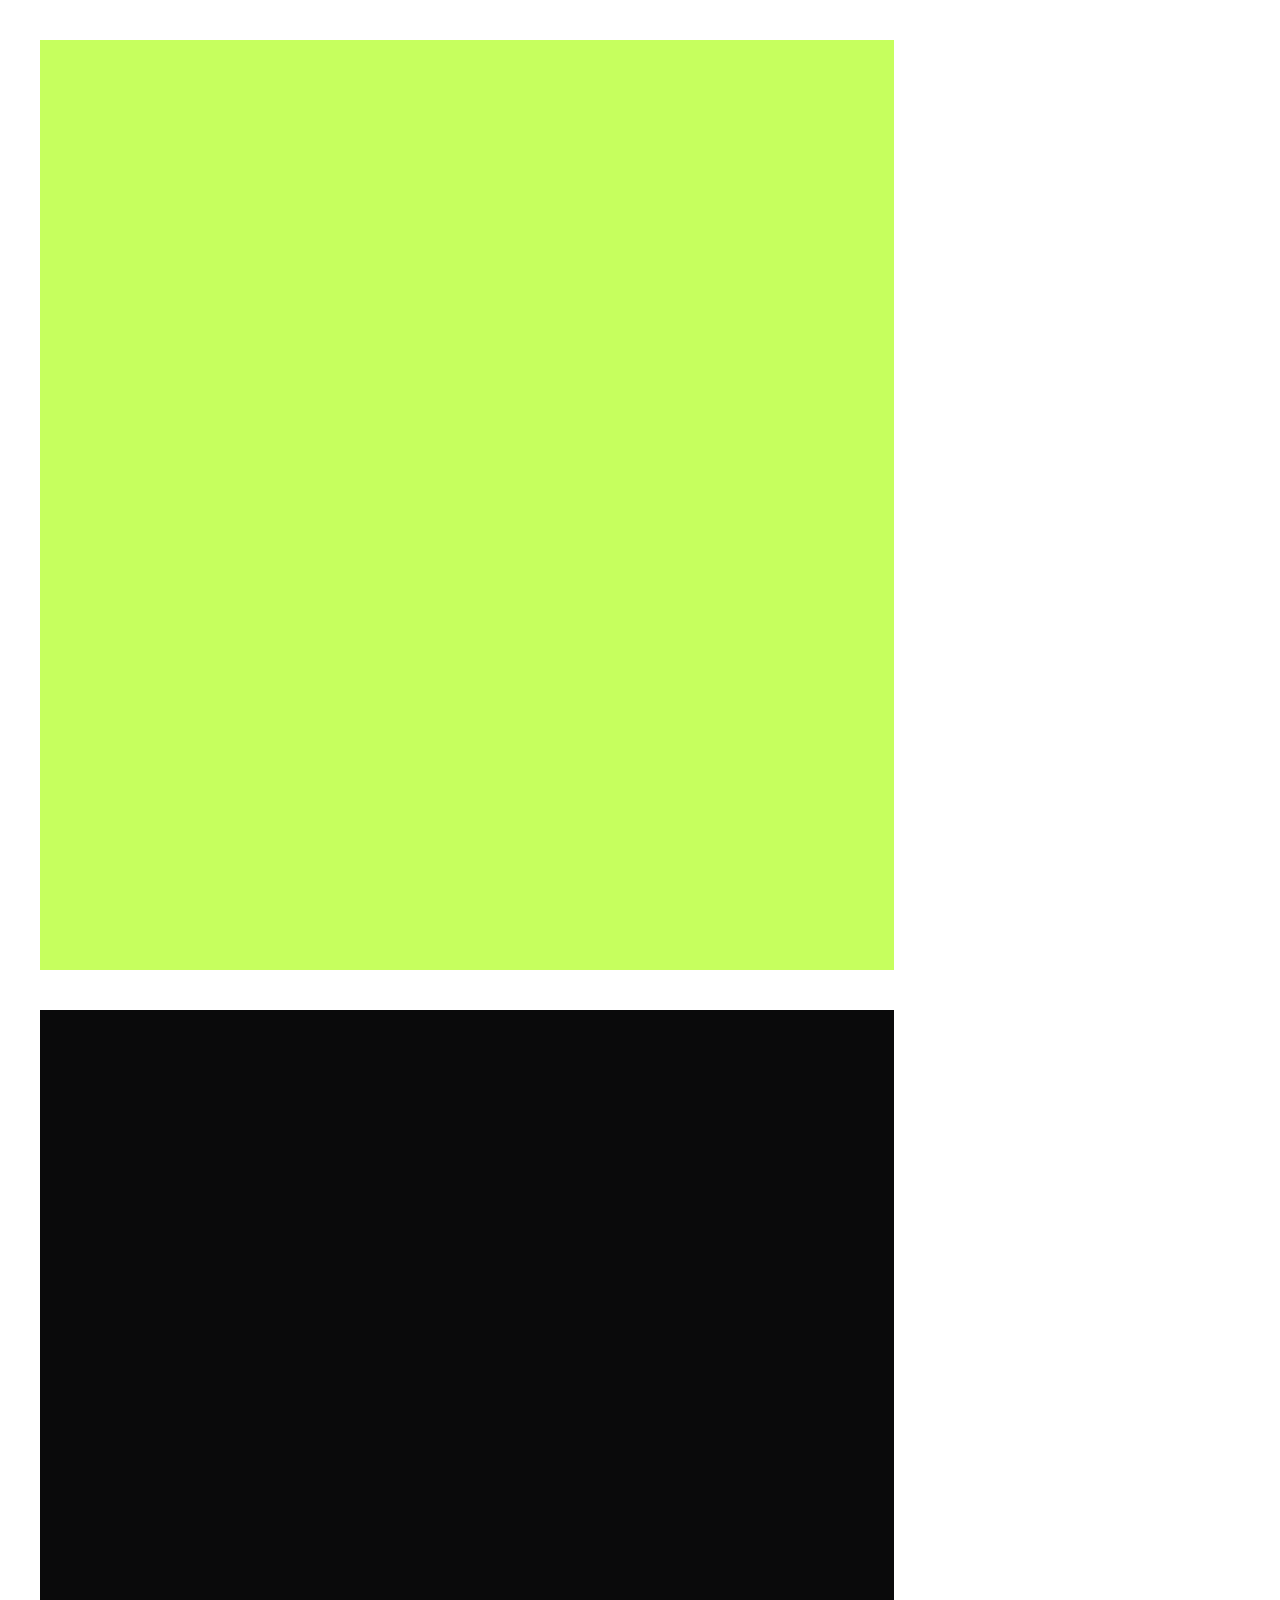
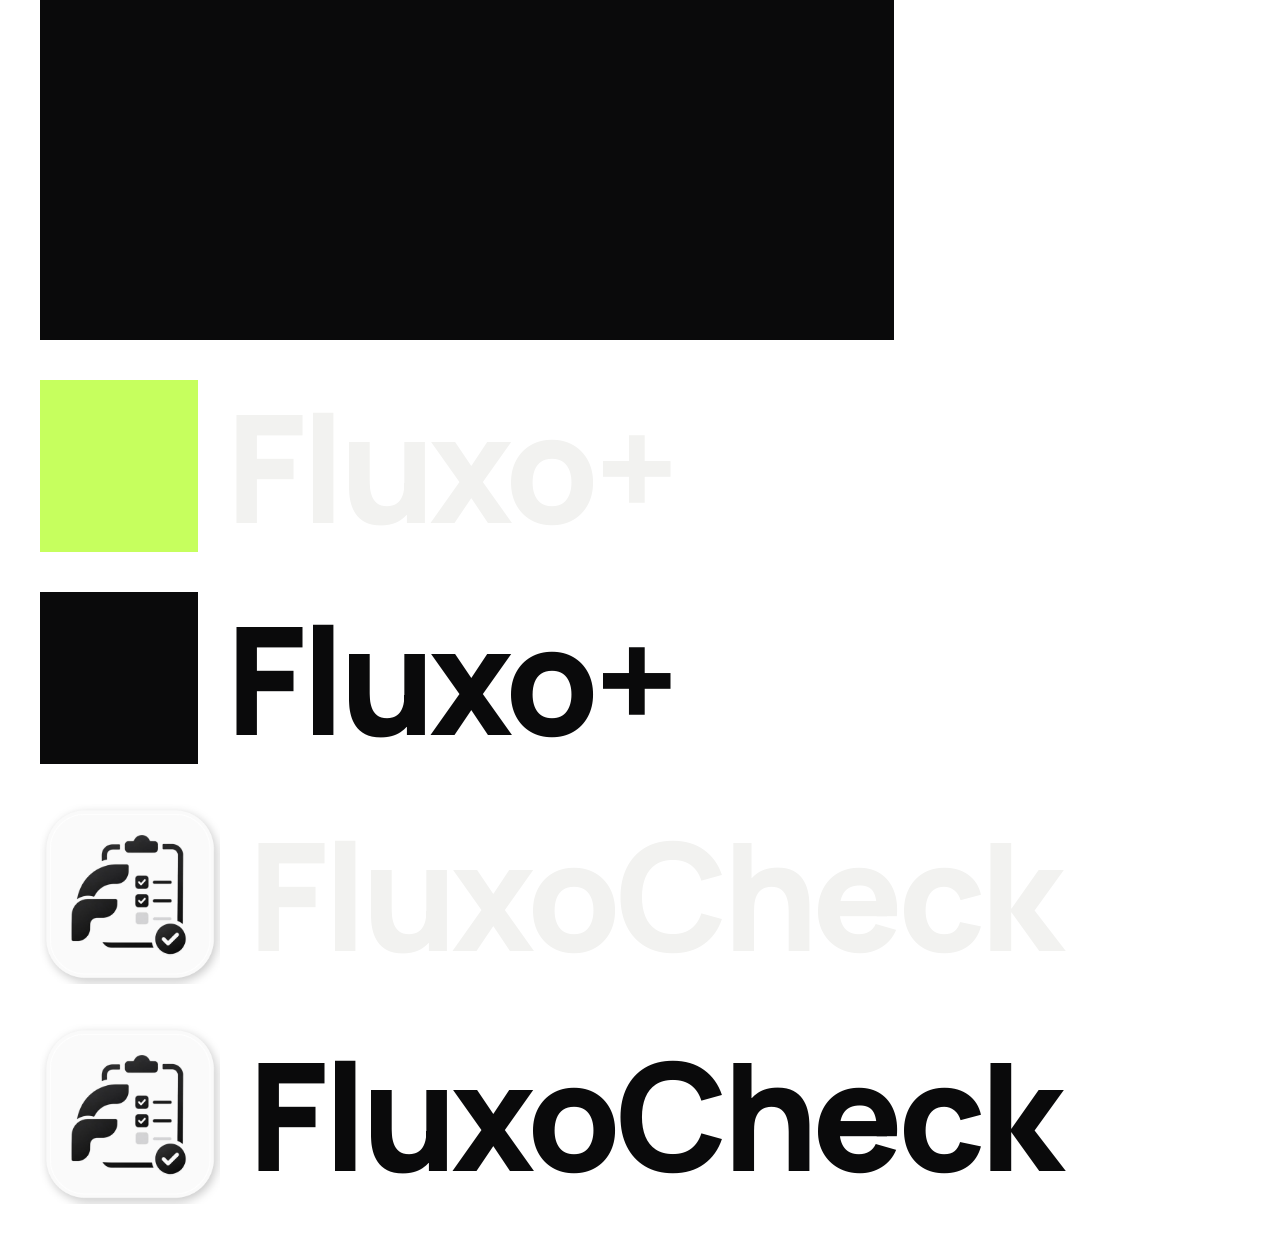
<file: marketing/marca/fonte/produtos.html>
<!doctype html>
<html lang="pt-BR">
<head>
<meta charset="utf-8">
<title>Logos dos produtos — derivados</title>
<link rel="stylesheet" href="base.css">
<style>
  /* Gera versões auxiliares das logos ORIGINAIS dos apps, sem redesenhá-las:
     só cor (Fluxo+) e composição com o nome (horizontal). */
  body { background: transparent; display: flex; flex-direction: column; gap: 40px; padding: 40px; align-items: flex-start; }
  .p { display: flex; align-items: center; gap: 28px; background: transparent; }
  .fp { width: 158px; height: 172px; }  /* proporção do fluxo_mark.png (854×930) */
  .mk { -webkit-mask: var(--fp) center / contain no-repeat; mask: var(--fp) center / contain no-repeat; }
  .nome { font-size: 150px; font-weight: 800; letter-spacing: -.035em; line-height: 1; }
</style>
</head>
<body>
  <div class="p" id="fluxo-plus-simbolo-lima"><div class="fp mk" style="background:var(--lima);width:854px;height:930px"></div></div>
  <div class="p" id="fluxo-plus-simbolo-grafite"><div class="fp mk" style="background:var(--grafite);width:854px;height:930px"></div></div>
  <div class="p" id="fluxo-plus-horizontal-lima"><div class="fp mk" style="background:var(--lima)"></div><span class="nome" style="color:var(--texto)">Fluxo+</span></div>
  <div class="p" id="fluxo-plus-horizontal-grafite"><div class="fp mk" style="background:var(--grafite)"></div><span class="nome" style="color:var(--grafite)">Fluxo+</span></div>
  <div class="p" id="fluxocheck-horizontal-lima"><img src="../logos/produtos/fluxocheck-icone.png" style="height:180px"><span class="nome" style="color:var(--texto)">FluxoCheck</span></div>
  <div class="p" id="fluxocheck-horizontal-grafite"><img src="../logos/produtos/fluxocheck-icone.png" style="height:180px"><span class="nome" style="color:var(--grafite)">FluxoCheck</span></div>
</body>
</html>
</file>
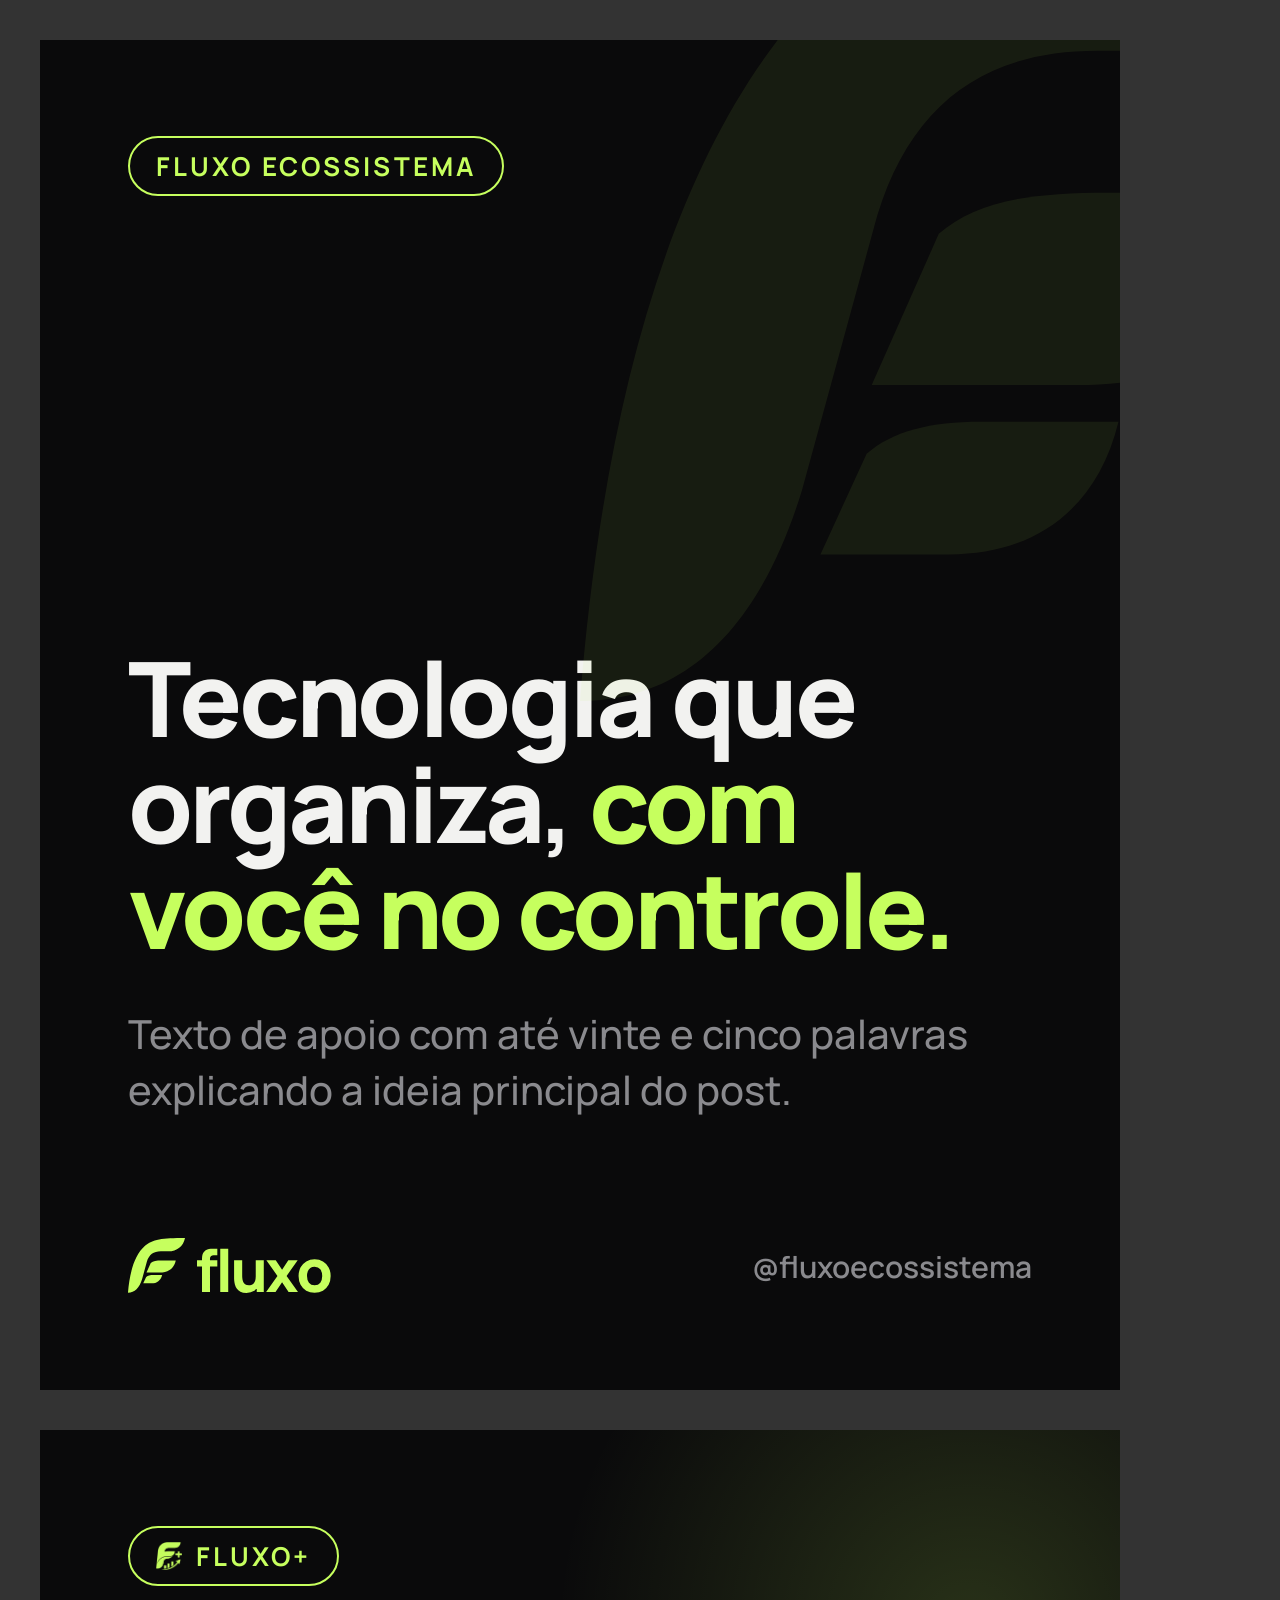
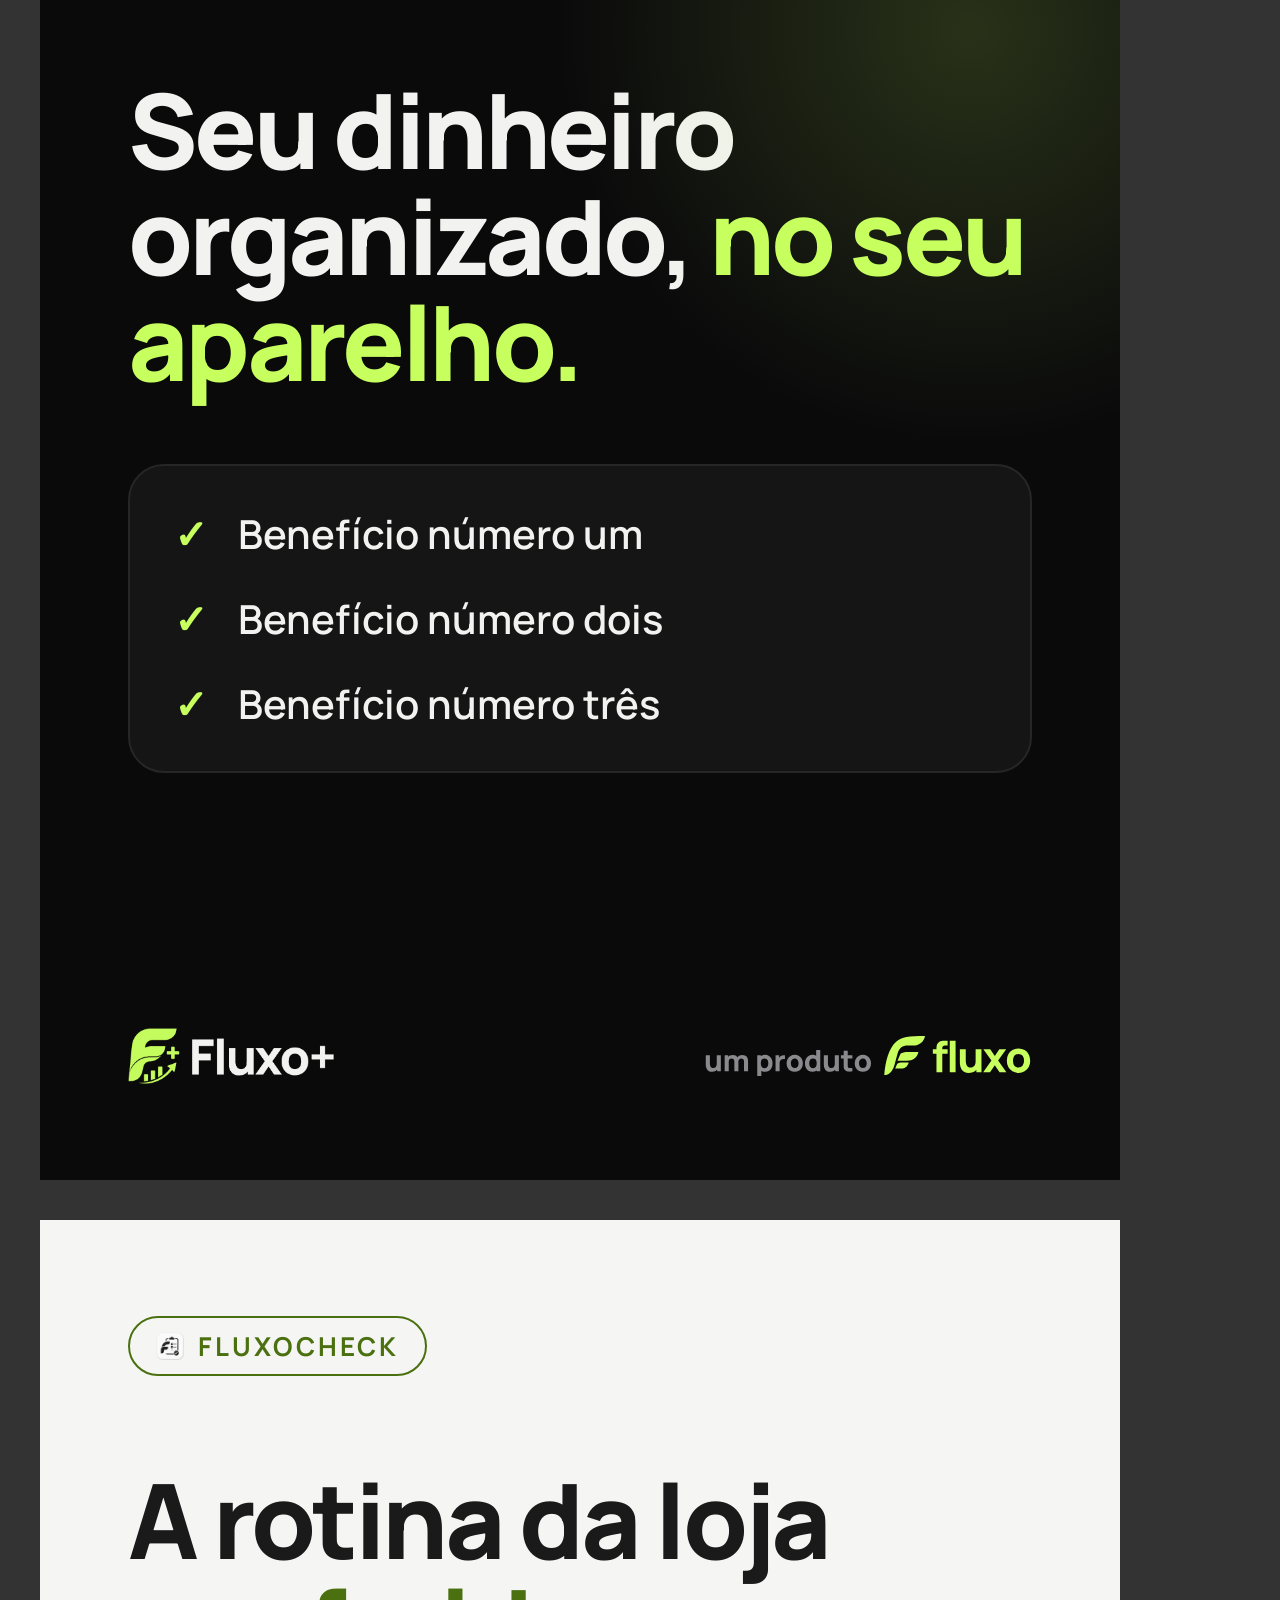
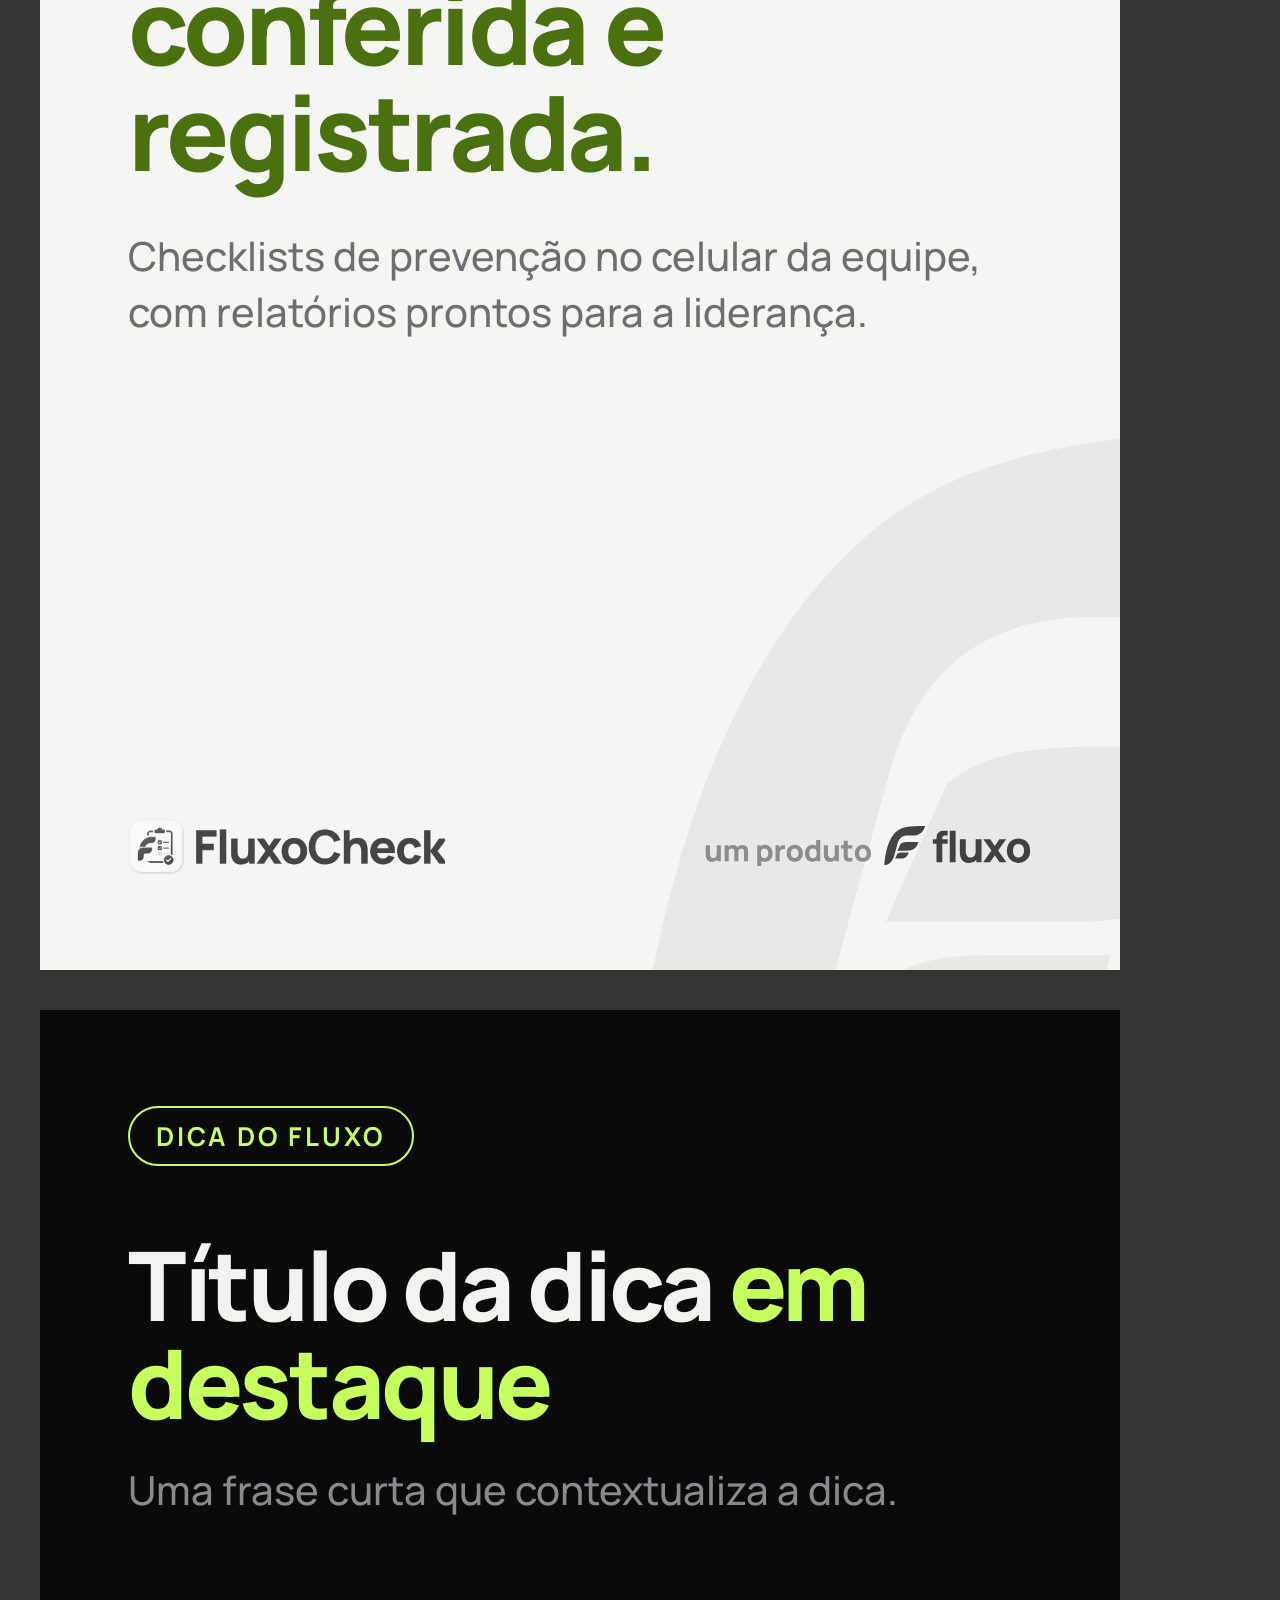
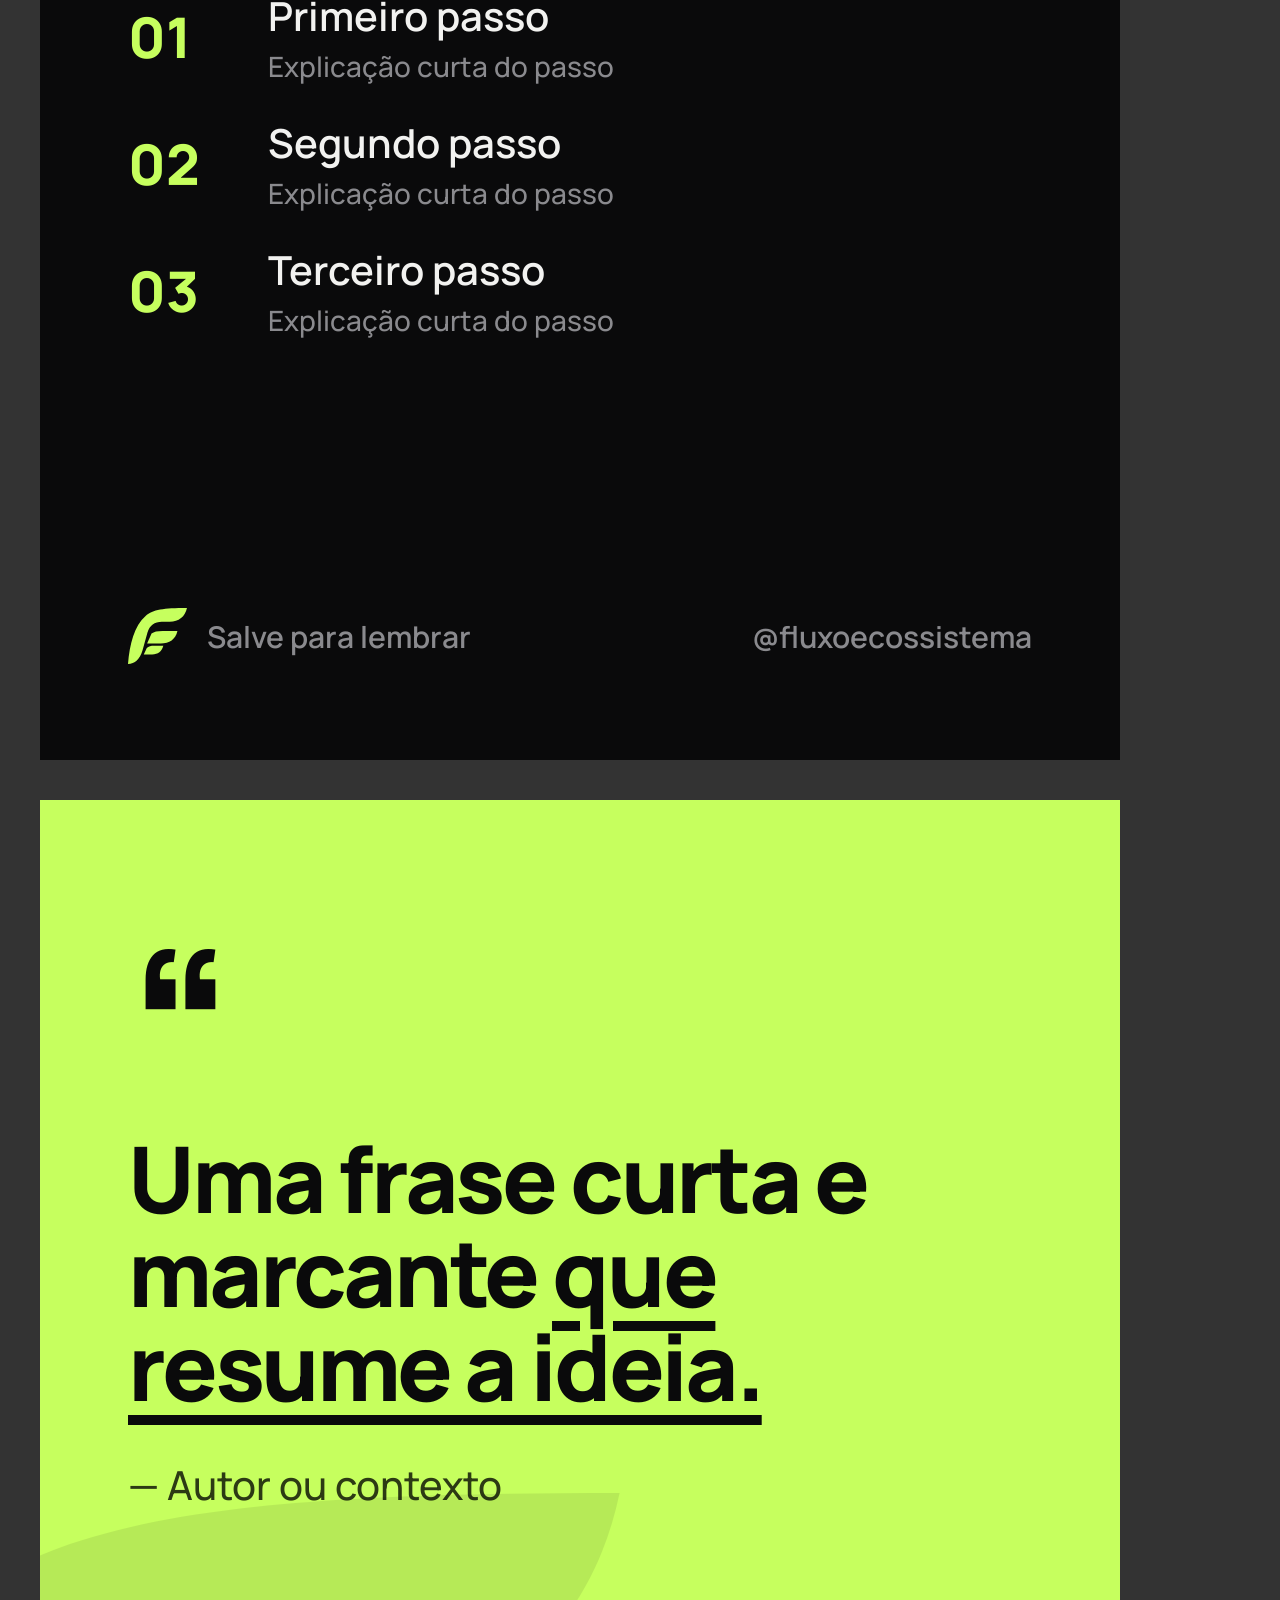
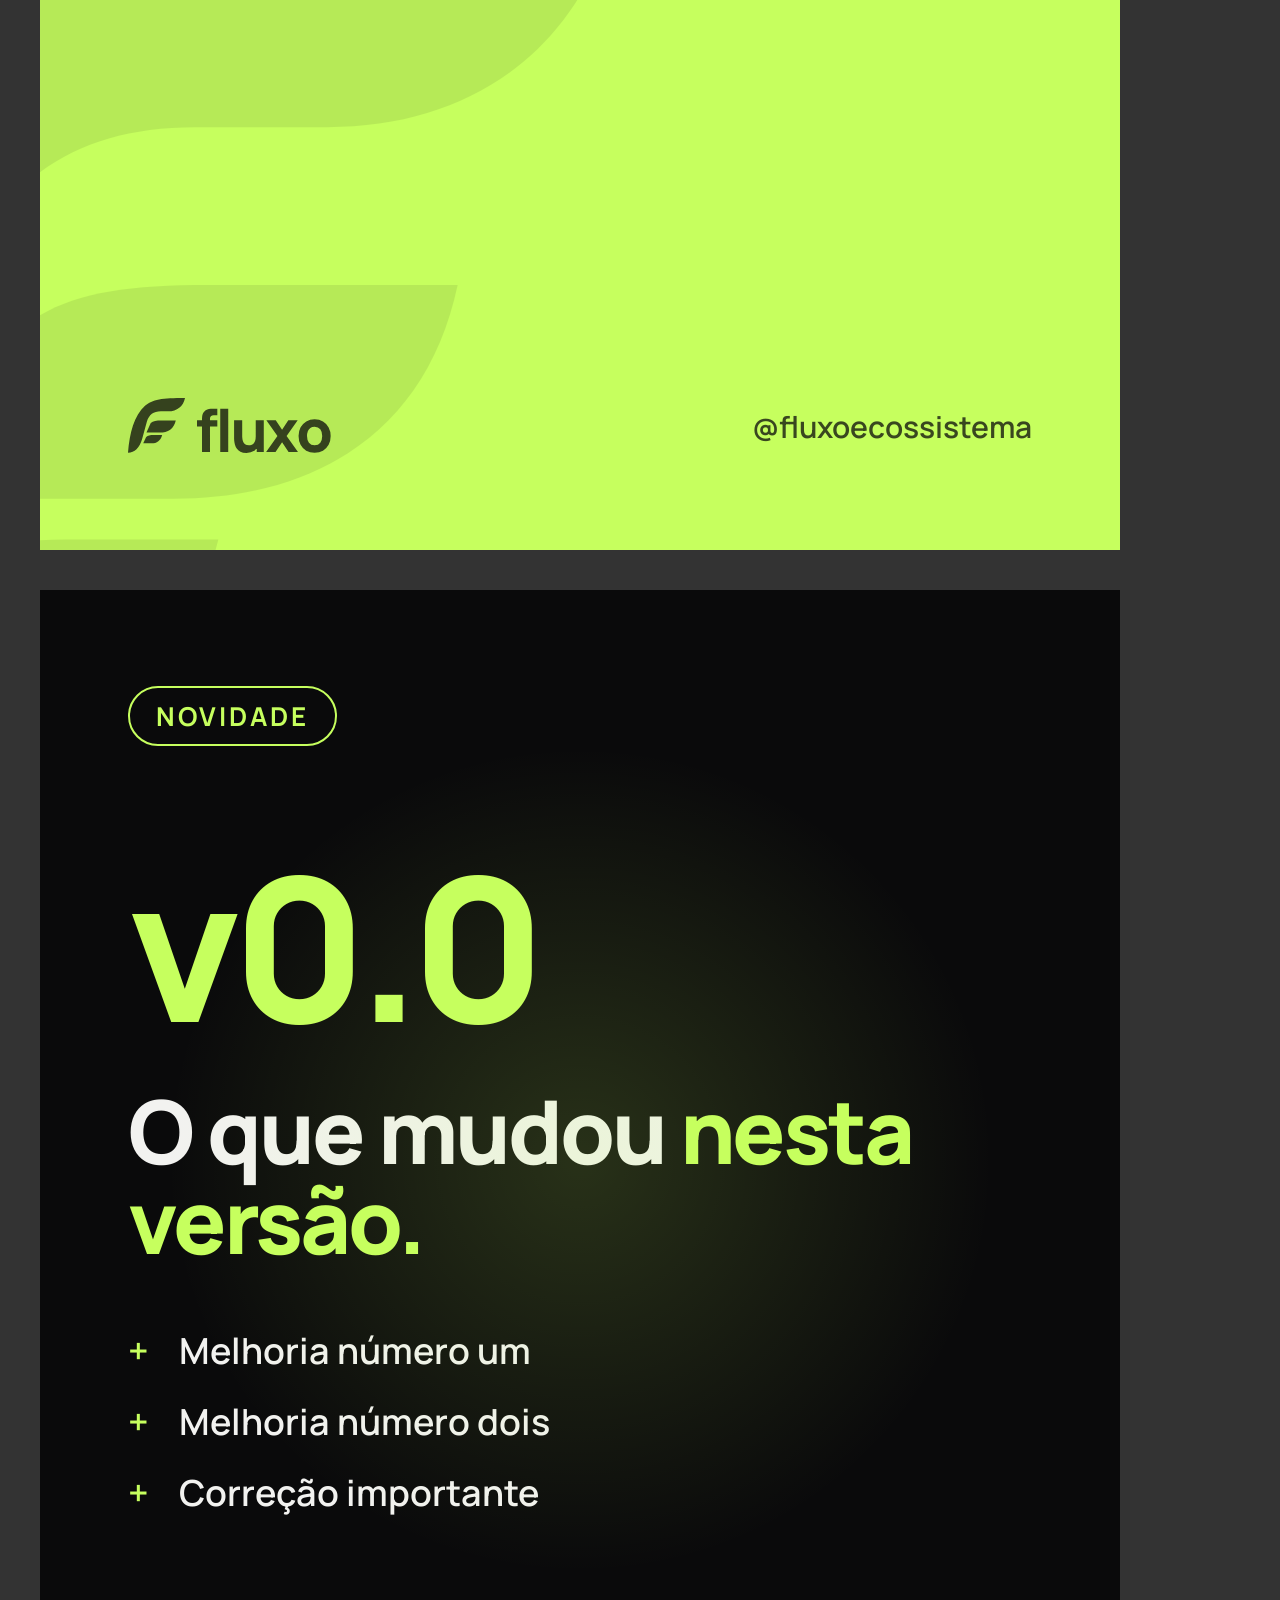
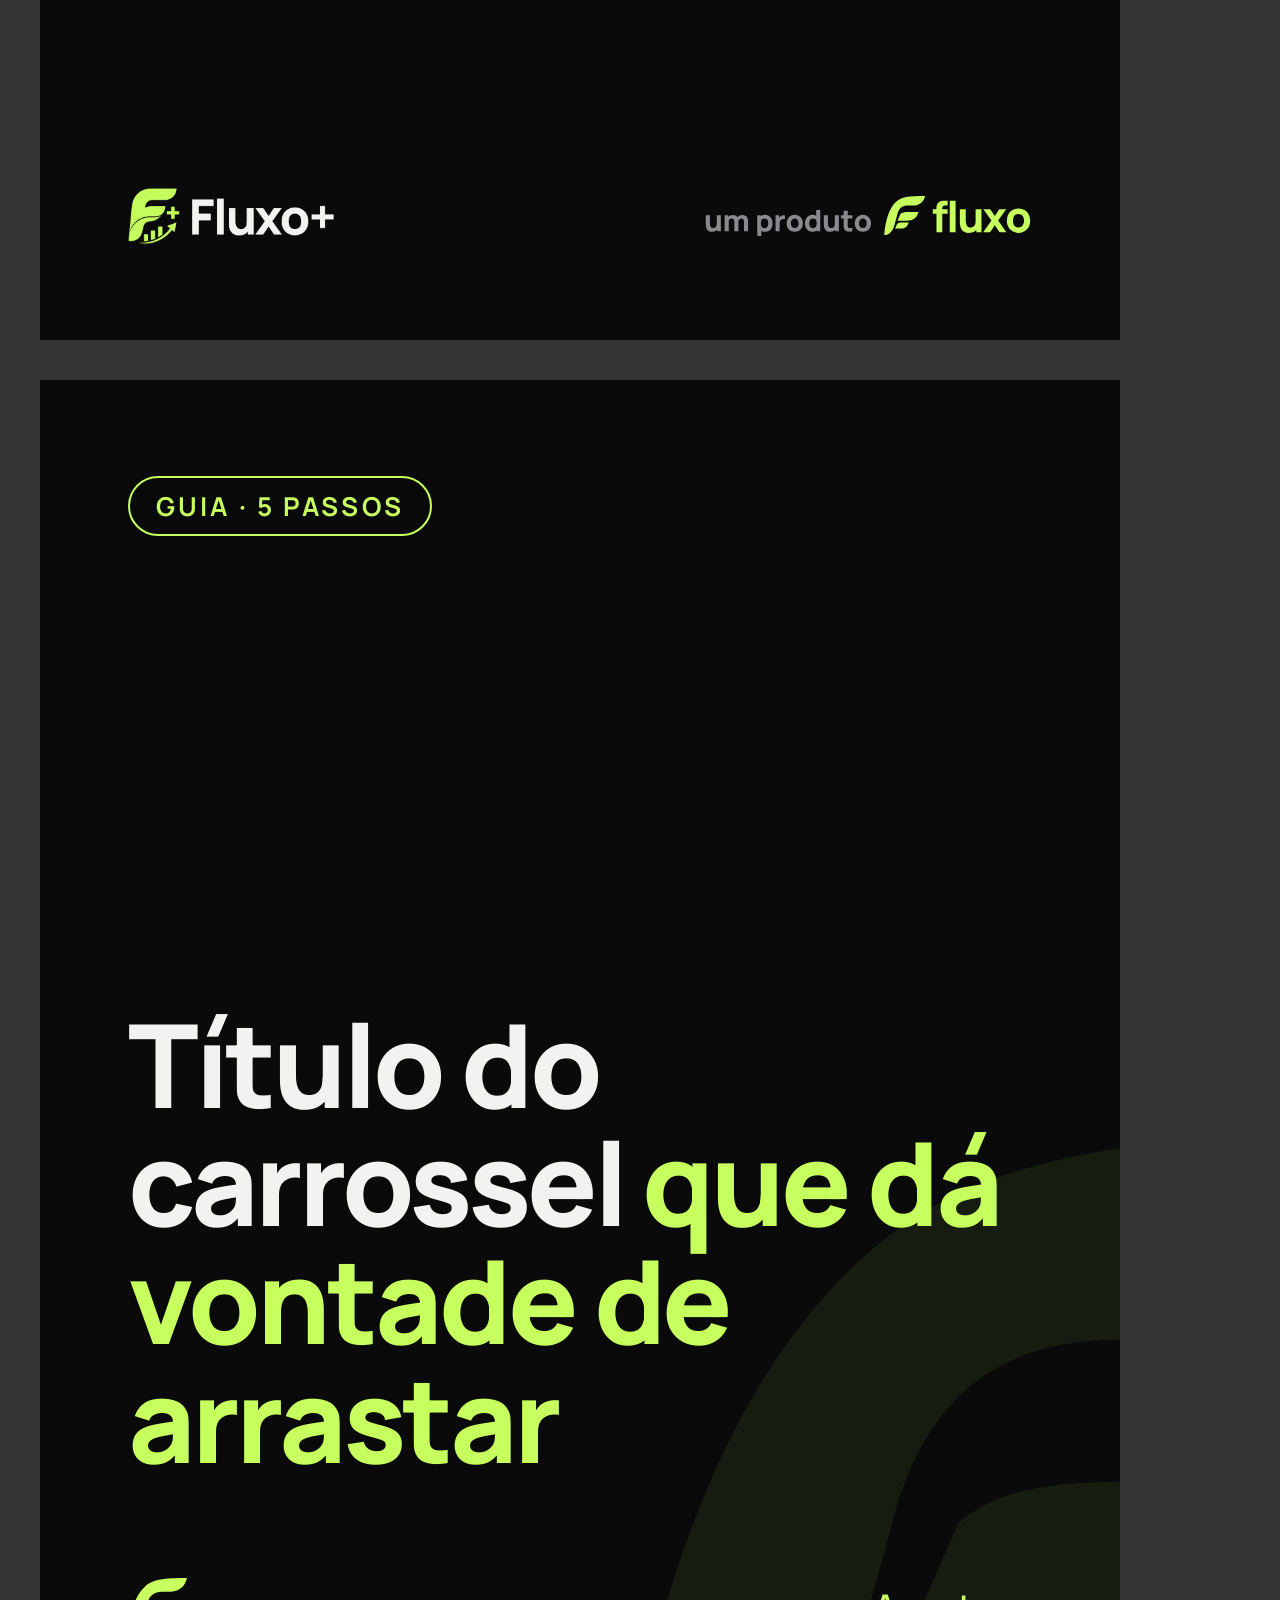
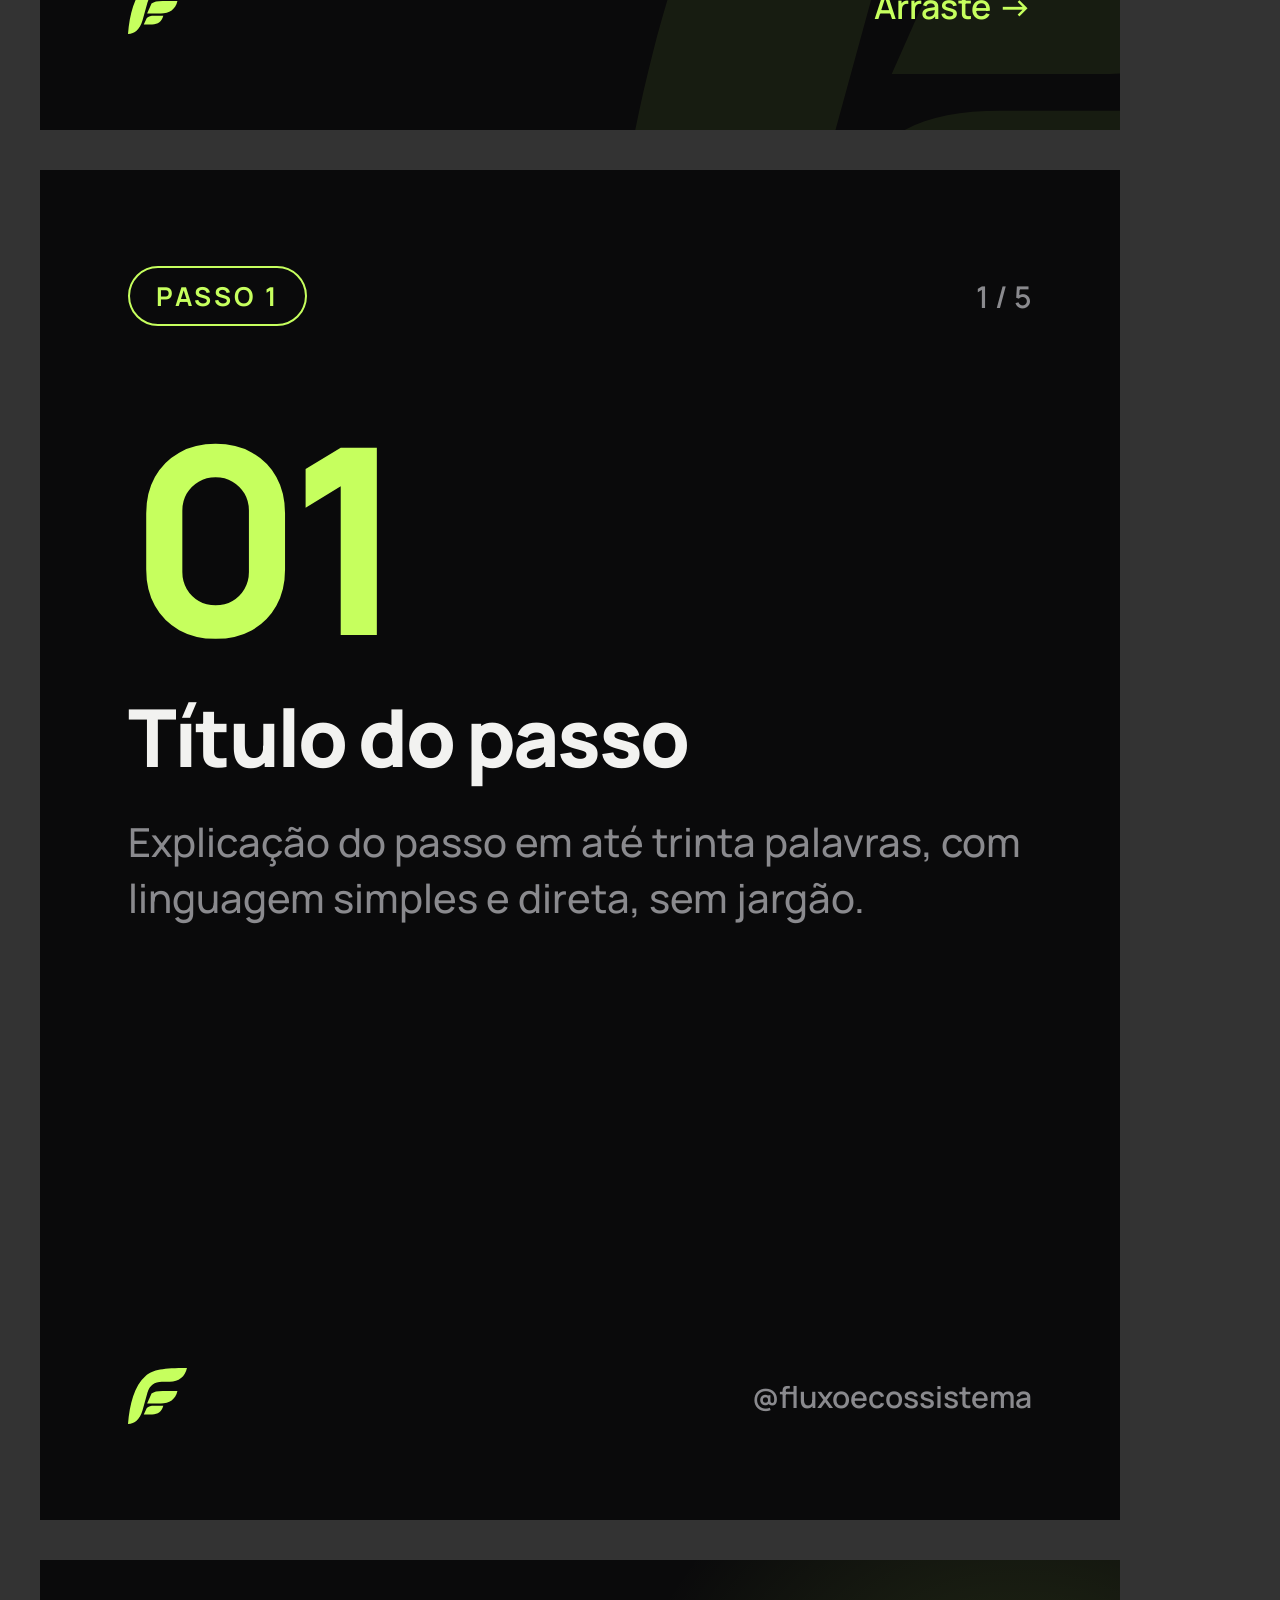
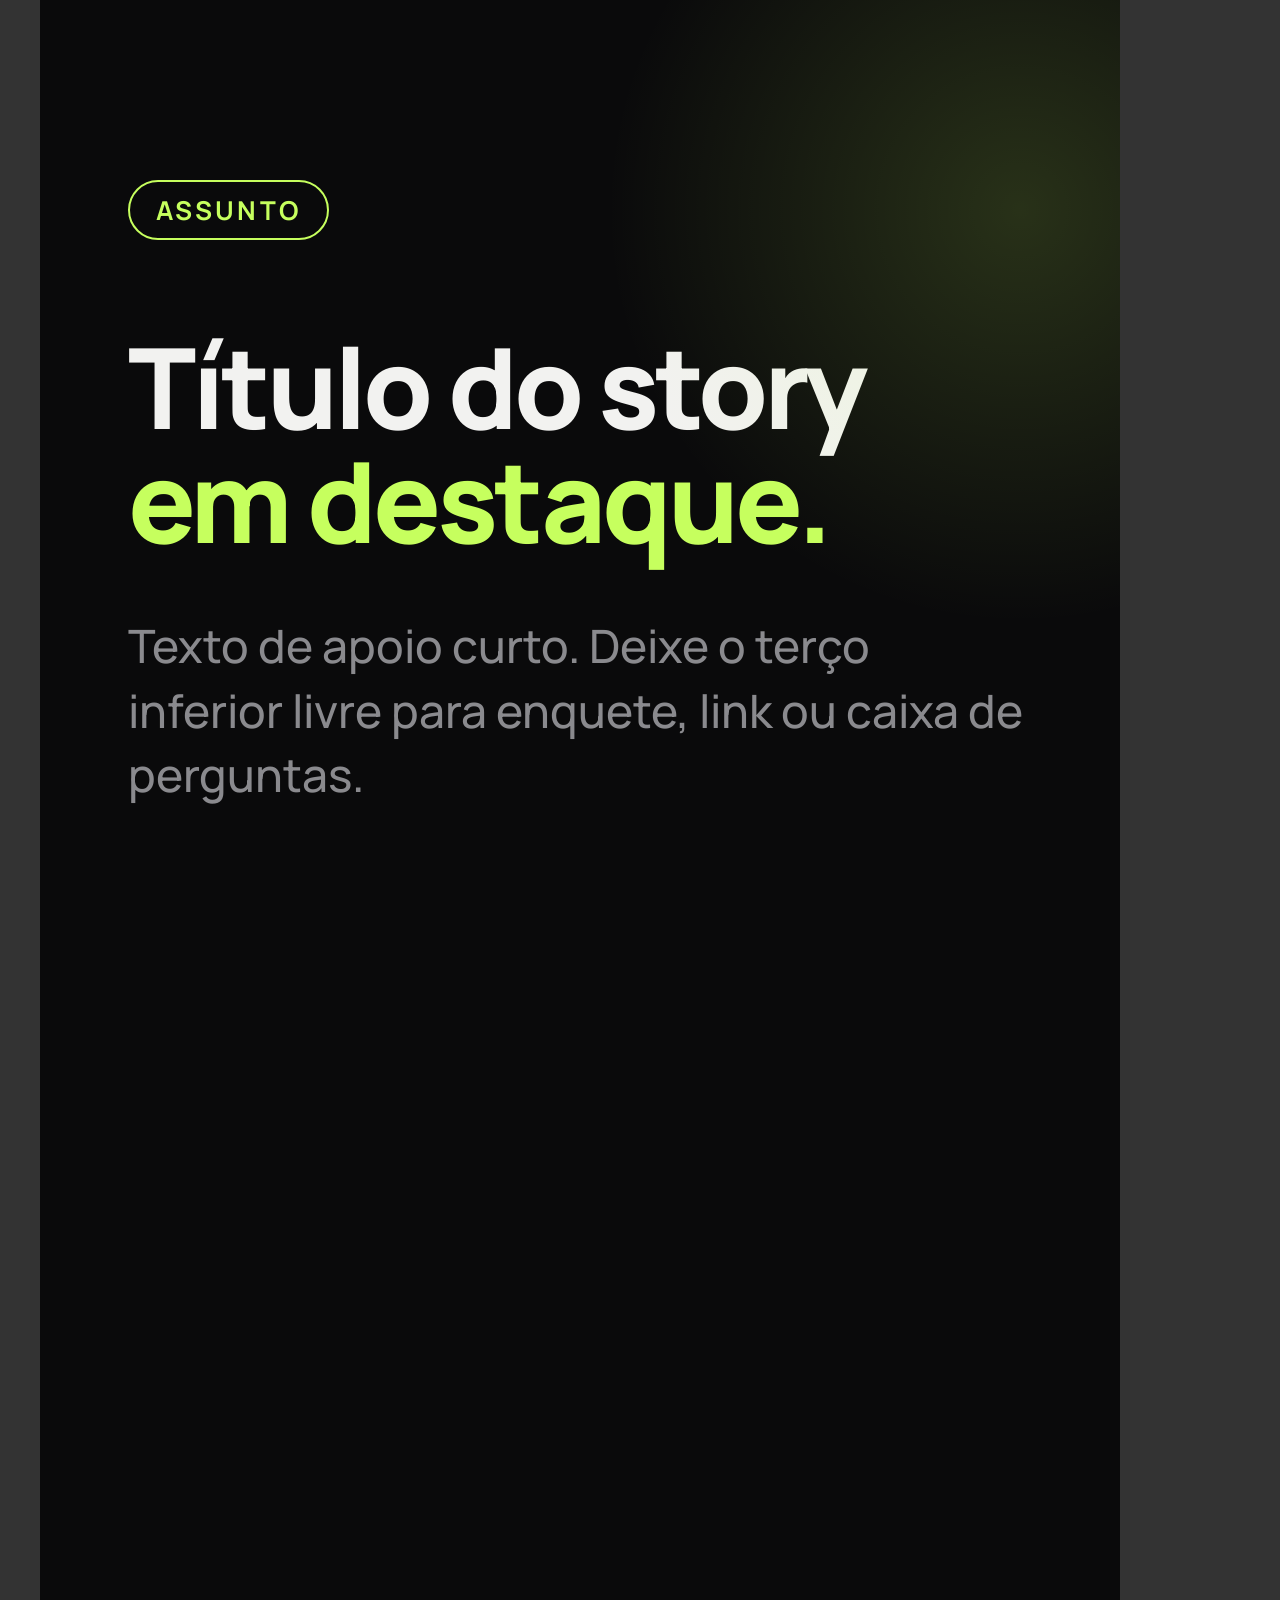
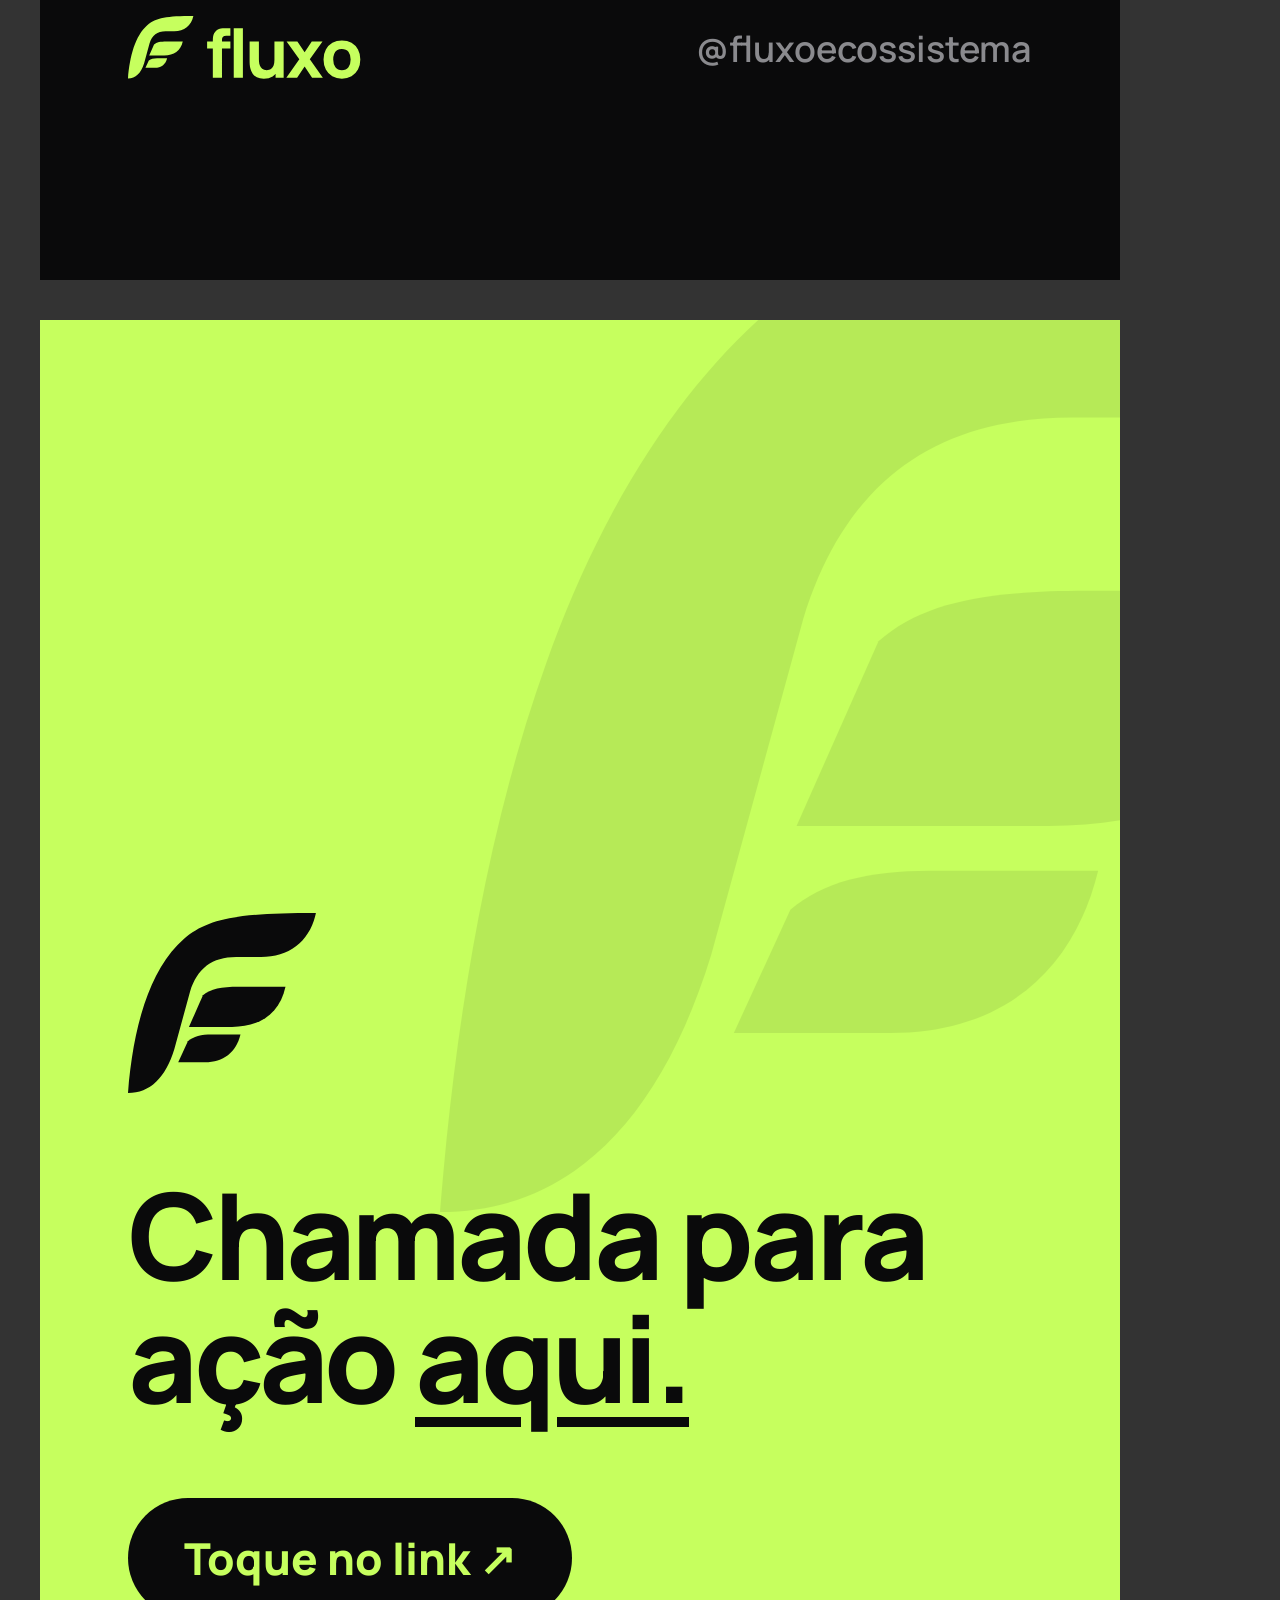
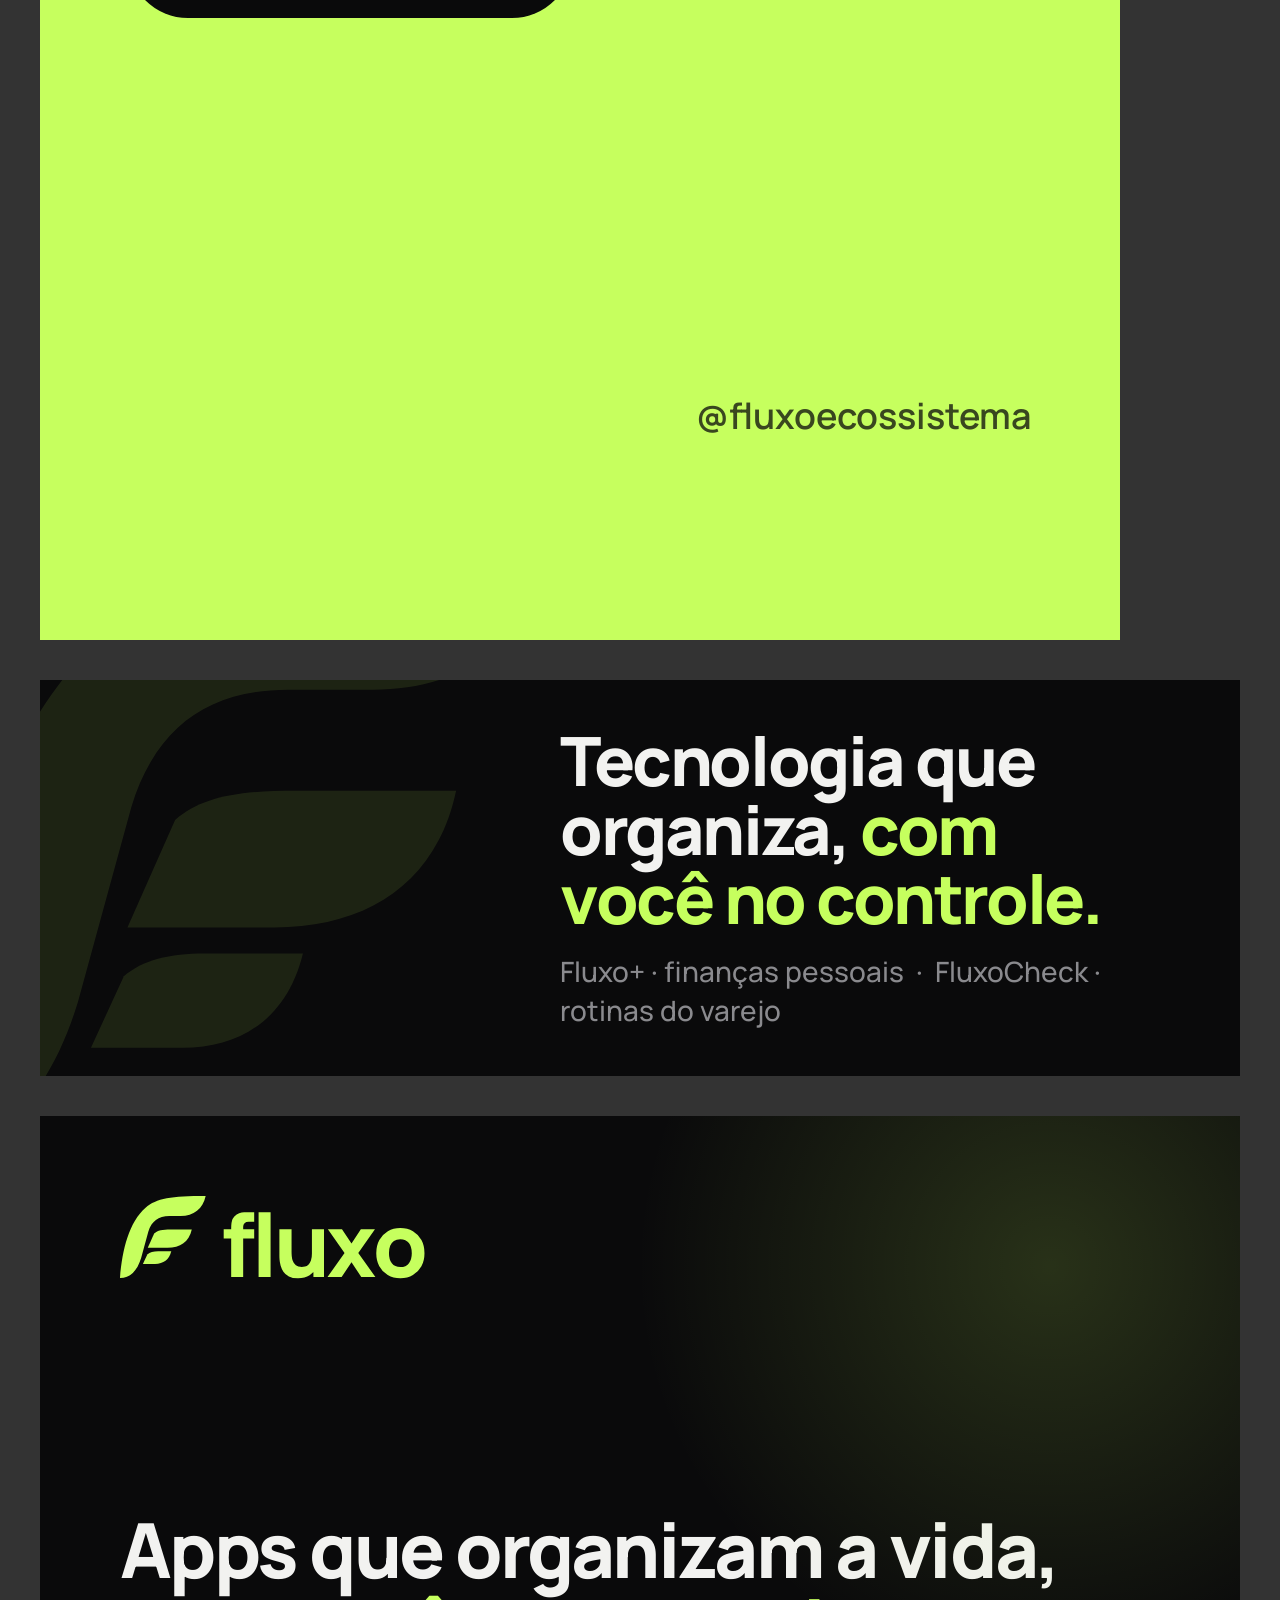
<file: marketing/marca/fonte/templates.html>
<!doctype html>
<html lang="pt-BR">
<head>
<meta charset="utf-8">
<title>Templates da marca Fluxo</title>
<link rel="stylesheet" href="base.css">
<style>
  body { background: #333; display: flex; flex-wrap: wrap; gap: 40px; padding: 40px; align-items: flex-start; }
  /* Supergráfico: o símbolo ampliado e cortado no canto */
  .super { position: absolute; pointer-events: none; opacity: .07; }
</style>
</head>
<body>
<!--
  COMO EDITAR: cada peça é um bloco <div class="peca ..." id="...">.
  Troque os textos entre as tags, mantenha as classes. Regras:
  - .titulo: até ~8 palavras; envolva em <em> só o trecho de destaque.
  - .apoio: até ~25 palavras.
  - .etiqueta: 1 a 3 palavras (assunto).
  - Logo do rodapé: fluxo (institucional) ou a logo ORIGINAL do produto
    (logos/produtos/) + a assinatura "um produto fluxo" (fluxo-endosso-*).
  Depois rode: node marketing/marca/fonte/render.mjs
-->

<!-- ===================== INSTAGRAM · FEED 1080×1350 ===================== -->

<!-- 1. Institucional (escuro) -->
<div class="peca post" id="ig-institucional">
  <img class="super" src="../logos/fluxo-simbolo-lima.svg" style="width:900px;right:-360px;top:-200px">
  <span class="etiqueta">Fluxo Ecossistema</span>
  <h1 class="titulo" style="margin-top:auto">Tecnologia que organiza, <em>com você no controle.</em></h1>
  <p class="apoio" style="margin-top:44px">Texto de apoio com até vinte e cinco palavras explicando a ideia principal do post.</p>
  <div class="rodape" style="margin-top:120px"><img src="../logos/fluxo-horizontal-lima.svg"><span class="arroba">@fluxoecossistema</span></div>
</div>

<!-- 2. Produto — Fluxo+ -->
<div class="peca post" id="ig-produto-fluxo-plus">
  <div class="brilho" style="right:-300px;top:-250px"></div>
  <span class="etiqueta"><img src="../logos/produtos/fluxo-plus-simbolo-lima.png">Fluxo+</span>
  <h1 class="titulo" style="margin-top:90px">Seu dinheiro organizado, <em>no seu aparelho.</em></h1>
  <div class="cartao lista" style="margin-top:70px">
    <div class="item"><span style="color:var(--lima)">✓</span> Benefício número um</div>
    <div class="item"><span style="color:var(--lima)">✓</span> Benefício número dois</div>
    <div class="item"><span style="color:var(--lima)">✓</span> Benefício número três</div>
  </div>
  <div class="rodape"><img src="../logos/produtos/fluxo-plus-horizontal-lima.png"><img src="../logos/fluxo-endosso-lima.svg" style="height:40px;margin-left:auto"></div>
</div>

<!-- 3. Produto — FluxoCheck (versão clara: tom B2B) -->
<div class="peca post claro" id="ig-produto-fluxocheck">
  <img class="super" src="../logos/fluxo-simbolo-grafite.svg" style="width:820px;right:-320px;bottom:-240px;opacity:.05">
  <span class="etiqueta"><img src="../logos/produtos/fluxocheck-icone.png">FluxoCheck</span>
  <h1 class="titulo" style="margin-top:90px">A rotina da loja <em>conferida e registrada.</em></h1>
  <p class="apoio" style="margin-top:44px">Checklists de prevenção no celular da equipe, com relatórios prontos para a liderança.</p>
  <div class="rodape"><img src="../logos/produtos/fluxocheck-horizontal-grafite.png"><img src="../logos/fluxo-endosso-grafite.svg" style="height:40px;margin-left:auto"></div>
</div>

<!-- 4. Dica / educativo -->
<div class="peca post" id="ig-dica">
  <span class="etiqueta">Dica do Fluxo</span>
  <h1 class="titulo" style="margin-top:70px;font-size:96px">Título da dica <em>em destaque</em></h1>
  <p class="apoio" style="margin-top:30px">Uma frase curta que contextualiza a dica.</p>
  <div class="lista" style="margin-top:70px">
    <div class="item"><span class="num">01</span><div>Primeiro passo<small>Explicação curta do passo</small></div></div>
    <div class="item"><span class="num">02</span><div>Segundo passo<small>Explicação curta do passo</small></div></div>
    <div class="item"><span class="num">03</span><div>Terceiro passo<small>Explicação curta do passo</small></div></div>
  </div>
  <div class="rodape"><img src="../logos/fluxo-simbolo-lima.svg"><span>Salve para lembrar</span><span class="arroba">@fluxoecossistema</span></div>
</div>

<!-- 5. Frase / manifesto (lima) -->
<div class="peca post lima" id="ig-frase">
  <img class="super" src="../logos/fluxo-simbolo-grafite.svg" style="width:1000px;left:-420px;bottom:-300px;opacity:.08">
  <div style="font-size:220px;font-weight:800;line-height:.8;margin-top:40px">“</div>
  <h1 class="titulo" style="font-size:92px;margin-top:20px">Uma frase curta e marcante <em>que resume a ideia.</em></h1>
  <p class="apoio" style="margin-top:44px">— Autor ou contexto</p>
  <div class="rodape"><img src="../logos/fluxo-horizontal-grafite.svg"><span class="arroba">@fluxoecossistema</span></div>
</div>

<!-- 6. Lançamento / novidade -->
<div class="peca post" id="ig-novidade">
  <div class="brilho" style="left:90px;top:120px"></div>
  <span class="etiqueta">Novidade</span>
  <div style="display:flex;align-items:baseline;gap:24px;margin-top:100px">
    <span style="font-size:200px;font-weight:800;letter-spacing:-.05em;color:var(--lima);line-height:1">v0.0</span>
  </div>
  <h1 class="titulo" style="font-size:88px;margin-top:40px">O que mudou <em>nesta versão.</em></h1>
  <div class="lista" style="margin-top:60px;gap:22px">
    <div class="item" style="font-size:36px"><span style="color:var(--lima)">+</span> Melhoria número um</div>
    <div class="item" style="font-size:36px"><span style="color:var(--lima)">+</span> Melhoria número dois</div>
    <div class="item" style="font-size:36px"><span style="color:var(--lima)">+</span> Correção importante</div>
  </div>
  <div class="rodape"><img src="../logos/produtos/fluxo-plus-horizontal-lima.png"><img src="../logos/fluxo-endosso-lima.svg" style="height:40px;margin-left:auto"></div>
</div>

<!-- 7. Carrossel — capa -->
<div class="peca post" id="ig-carrossel-capa">
  <img class="super" src="../logos/fluxo-simbolo-lima.svg" style="width:900px;right:-380px;bottom:-260px">
  <span class="etiqueta">Guia · 5 passos</span>
  <h1 class="titulo" style="margin-top:auto;font-size:116px">Título do carrossel <em>que dá vontade de arrastar</em></h1>
  <div class="rodape" style="margin-top:100px"><img src="../logos/fluxo-simbolo-lima.svg"><span class="arroba" style="font-size:34px;color:var(--lima)">Arraste →</span></div>
</div>

<!-- 8. Carrossel — página interna -->
<div class="peca post" id="ig-carrossel-interna">
  <div style="display:flex;justify-content:space-between;align-items:center">
    <span class="etiqueta">Passo 1</span><span style="font-size:30px;color:var(--suave);font-weight:600">1 / 5</span>
  </div>
  <div style="font-size:260px;font-weight:800;color:var(--lima);line-height:1;margin-top:80px;letter-spacing:-.05em">01</div>
  <h2 class="titulo" style="font-size:80px;margin-top:30px">Título do passo</h2>
  <p class="apoio" style="margin-top:36px">Explicação do passo em até trinta palavras, com linguagem simples e direta, sem jargão.</p>
  <div class="rodape"><img src="../logos/fluxo-simbolo-lima.svg"><span class="arroba">@fluxoecossistema</span></div>
</div>

<!-- ===================== STORIES 1080×1920 ===================== -->

<div class="peca story" id="story-padrao">
  <div class="brilho" style="right:-350px;top:-200px"></div>
  <span class="etiqueta">Assunto</span>
  <h1 class="titulo" style="margin-top:90px;font-size:112px">Título do story <em>em destaque.</em></h1>
  <p class="apoio" style="margin-top:56px;font-size:46px">Texto de apoio curto. Deixe o terço inferior livre para enquete, link ou caixa de perguntas.</p>
  <div class="rodape" style="font-size:36px"><img src="../logos/fluxo-horizontal-lima.svg" style="height:64px"><span class="arroba">@fluxoecossistema</span></div>
</div>

<div class="peca story lima" id="story-chamada">
  <img class="super" src="../logos/fluxo-simbolo-grafite.svg" style="width:1100px;right:-420px;top:-160px;opacity:.08">
  <img src="../logos/fluxo-simbolo-grafite.svg" style="height:180px;align-self:flex-start;margin-top:auto">
  <h1 class="titulo" style="margin-top:80px;font-size:120px">Chamada para ação <em>aqui.</em></h1>
  <div style="margin-top:80px;align-self:flex-start;background:var(--grafite);color:var(--lima);font-size:44px;font-weight:800;border-radius:999px;padding:30px 56px">Toque no link ↗</div>
  <div class="rodape" style="font-size:36px;margin-top:auto"><span class="arroba">@fluxoecossistema</span></div>
</div>

<!-- ===================== OUTRAS REDES / DIGITAL ===================== -->

<!-- Capa LinkedIn (1584×396) — área segura à direita: a foto do perfil cobre o canto inferior esquerdo -->
<div class="peca" id="capa-linkedin" style="width:1584px;height:396px;display:flex;align-items:center;padding:0 100px 0 520px">
  <img class="super" src="../logos/fluxo-simbolo-lima.svg" style="width:640px;left:-120px;top:-140px;opacity:.1">
  <div>
    <div class="titulo" style="font-size:68px">Tecnologia que organiza, <em>com você no controle.</em></div>
    <div class="apoio" style="font-size:28px;margin-top:18px">Fluxo+ · finanças pessoais &nbsp;·&nbsp; FluxoCheck · rotinas do varejo</div>
  </div>
</div>

<!-- Imagem de compartilhamento / Open Graph (1200×630) -->
<div class="peca" id="og-compartilhamento" style="width:1200px;height:630px;padding:80px;display:flex;flex-direction:column">
  <div class="brilho" style="right:-260px;top:-300px"></div>
  <img src="../logos/fluxo-horizontal-lima.svg" style="height:84px;align-self:flex-start">
  <div class="titulo" style="font-size:76px;margin-top:auto">Apps que organizam a vida, <em>com você no controle.</em></div>
</div>

<!-- Capa de apresentação (1920×1080) -->
<div class="peca" id="slide-capa" style="width:1920px;height:1080px;padding:120px 140px;display:flex;flex-direction:column">
  <img class="super" src="../logos/fluxo-simbolo-lima.svg" style="width:1300px;right:-420px;top:-160px">
  <img src="../logos/fluxo-horizontal-lima.svg" style="height:96px;align-self:flex-start">
  <div class="titulo" style="font-size:132px;margin-top:auto;max-width:1300px">Título da apresentação <em>em até duas linhas</em></div>
  <div class="apoio" style="margin-top:40px">Subtítulo · Nome de quem apresenta · Data</div>
</div>

<!-- Slide de conteúdo (1920×1080) -->
<div class="peca claro" id="slide-conteudo" style="width:1920px;height:1080px;padding:110px 140px;display:flex;flex-direction:column">
  <span class="etiqueta">Seção</span>
  <div class="titulo" style="font-size:88px;margin-top:50px">Título do slide <em>com o ponto principal</em></div>
  <div style="display:grid;grid-template-columns:repeat(3,1fr);gap:40px;margin-top:80px">
    <div class="cartao"><div class="num" style="color:var(--lima-escuro)">01</div><div style="font-size:40px;font-weight:700;margin-top:16px">Tópico</div><div class="apoio" style="font-size:28px;margin-top:10px">Explicação curta do tópico.</div></div>
    <div class="cartao"><div class="num" style="color:var(--lima-escuro)">02</div><div style="font-size:40px;font-weight:700;margin-top:16px">Tópico</div><div class="apoio" style="font-size:28px;margin-top:10px">Explicação curta do tópico.</div></div>
    <div class="cartao"><div class="num" style="color:var(--lima-escuro)">03</div><div style="font-size:40px;font-weight:700;margin-top:16px">Tópico</div><div class="apoio" style="font-size:28px;margin-top:10px">Explicação curta do tópico.</div></div>
  </div>
  <div class="rodape" style="font-size:24px"><img src="../logos/fluxo-horizontal-grafite.svg" style="height:40px"><span class="arroba">01</span></div>
</div>

<!-- ===================== PAPELARIA ===================== -->

<!-- Cartão de visita 90×50 mm a 300 dpi (1063×591) — frente -->
<div class="peca" id="cartao-frente" style="width:1063px;height:591px;display:grid;place-items:center">
  <img class="super" src="../logos/fluxo-simbolo-lima.svg" style="width:560px;right:-200px;bottom:-200px;opacity:.08">
  <img src="../logos/fluxo-horizontal-lima.svg" style="height:120px">
</div>

<!-- Cartão de visita — verso -->
<div class="peca claro" id="cartao-verso" style="width:1063px;height:591px;padding:80px 90px;display:flex;flex-direction:column">
  <div style="font-size:52px;font-weight:800;letter-spacing:-.02em">Nome Sobrenome</div>
  <div style="font-size:30px;color:#6e6e72;font-weight:600;margin-top:6px">Cargo · Fluxo Ecossistema</div>
  <div style="margin-top:auto;font-size:28px;line-height:1.7;font-weight:600">
    contato@fluxo.exemplo<br>(00) 00000-0000<br>@fluxoecossistema
  </div>
  <img src="../logos/fluxo-simbolo-grafite.svg" style="position:absolute;right:90px;bottom:80px;height:110px">
</div>

<!-- Assinatura de e-mail (600×160; use também a versão HTML em templates/assinatura-email.html) -->
<div class="peca claro" id="assinatura-email" style="width:600px;height:160px;background:#fff;display:flex;align-items:center;gap:26px;padding:0 24px">
  <img src="../logos/fluxo-icone-app.svg" style="height:96px">
  <div style="border-left:2px solid #e4e4e1;padding-left:26px">
    <div style="font-size:22px;font-weight:800">Nome Sobrenome</div>
    <div style="font-size:15px;color:#6e6e72;font-weight:600">Cargo · Fluxo Ecossistema</div>
    <div style="font-size:14px;color:#4a7010;font-weight:700;margin-top:8px">@fluxoecossistema · lincoln201.github.io/Fluxo-Plus</div>
  </div>
</div>

</body>
</html>
</file>
<file: site/assets/estilo.css>
@font-face {
  font-family: "Manrope";
  src: url("Manrope-Variable.ttf") format("truetype");
  font-weight: 200 800;
  font-display: swap;
}

/* Tokens da identidade Grafite (mesmos valores de lib/core/theme/app_colors.dart). */
:root {
  --background: #0a0a0b;
  --surface: #151516;
  --surface-elevated: #1a1a1c;
  --border: #262628;
  --text: #f2f2f0;
  --muted: #8a8a8e;
  --primary: #c6ff5e;
  --on-primary: #0a0a0b;
  --expense: #ff5c5c;
  --warning: #f2b84b;
  --radius: 20px;
  color-scheme: dark;
}

@media (prefers-color-scheme: light) {
  :root:not([data-theme="dark"]) {
    --background: #f5f5f3;
    --surface: #ffffff;
    --surface-elevated: #f0f0ee;
    --border: #e4e4e1;
    --text: #1a1a1b;
    --muted: #6e6e72;
    --primary: #4a7010;
    --on-primary: #ffffff;
    --expense: #c22b2b;
    --warning: #8a5a00;
    color-scheme: light;
  }
}

* {
  box-sizing: border-box;
}

html {
  scroll-behavior: smooth;
}

body {
  margin: 0;
  background: var(--background);
  color: var(--text);
  font-family: "Manrope", system-ui, -apple-system, "Segoe UI", sans-serif;
  font-size: 17px;
  line-height: 1.6;
  -webkit-font-smoothing: antialiased;
}

a {
  color: var(--primary);
}

img {
  max-width: 100%;
  display: block;
}

.container {
  width: min(1080px, 100% - 32px);
  margin-inline: auto;
}

/* Cabeçalho */
.topo {
  position: sticky;
  top: 0;
  z-index: 10;
  background: color-mix(in srgb, var(--background) 88%, transparent);
  backdrop-filter: blur(12px);
  border-bottom: 1px solid var(--border);
}

.topo .container {
  display: flex;
  align-items: center;
  justify-content: space-between;
  gap: 16px;
  height: 64px;
}

.marca {
  display: flex;
  align-items: center;
  gap: 10px;
  color: var(--text);
  text-decoration: none;
  font-weight: 800;
  font-size: 1.15rem;
}

.marca img {
  width: 34px;
  height: 34px;
  border-radius: 10px;
  border: 1px solid var(--border);
}

.menu {
  display: flex;
  gap: 22px;
}

.menu a {
  color: var(--muted);
  text-decoration: none;
  font-weight: 600;
  font-size: 0.95rem;
}

.menu a:hover {
  color: var(--text);
}

@media (max-width: 640px) {
  .menu {
    display: none;
  }
}

/* Botões */
.botao {
  display: inline-flex;
  align-items: center;
  justify-content: center;
  gap: 8px;
  min-height: 48px;
  padding: 0 22px;
  border-radius: 999px;
  font-weight: 700;
  text-decoration: none;
  border: 1px solid var(--border);
  color: var(--text);
  background: var(--surface);
}

.botao.primario {
  background: var(--primary);
  border-color: var(--primary);
  color: var(--on-primary);
}

.botao:hover {
  filter: brightness(1.08);
}

.botao:focus-visible,
.menu a:focus-visible {
  outline: 2px solid var(--primary);
  outline-offset: 3px;
}

/* Seções */
section {
  padding: 72px 0;
}

.hero {
  padding: 88px 0 64px;
}

.hero .container {
  display: grid;
  grid-template-columns: 1.2fr 1fr;
  gap: 48px;
  align-items: center;
}

@media (max-width: 860px) {
  .hero .container {
    grid-template-columns: 1fr;
  }
}

.selo {
  display: inline-block;
  padding: 4px 12px;
  border-radius: 999px;
  border: 1px solid var(--border);
  color: var(--muted);
  font-size: 0.85rem;
  font-weight: 600;
}

h1 {
  font-size: clamp(2.2rem, 5vw, 3.6rem);
  line-height: 1.08;
  letter-spacing: -0.03em;
  margin: 18px 0;
}

h1 em {
  font-style: normal;
  color: var(--primary);
}

h2 {
  font-size: clamp(1.7rem, 3.4vw, 2.4rem);
  letter-spacing: -0.02em;
  line-height: 1.15;
  margin: 0 0 12px;
}

h3 {
  margin: 0 0 6px;
  font-size: 1.1rem;
}

.lead {
  color: var(--muted);
  font-size: 1.1rem;
  max-width: 560px;
}

.acoes {
  display: flex;
  flex-wrap: wrap;
  gap: 12px;
  margin-top: 28px;
}

.nota {
  color: var(--muted);
  font-size: 0.9rem;
  margin-top: 14px;
}

/* Prévia do app, dentro de uma moldura de celular */
.moldura {
  display: flex;
  justify-content: center;
}

.celular {
  position: relative;
  width: min(300px, 100%);
  background: #050506;
  border-radius: 44px;
  padding: 14px;
  box-shadow:
    0 30px 60px -20px rgba(0, 0, 0, 0.55),
    0 0 0 1px color-mix(in srgb, var(--text) 8%, transparent);
}

.notch {
  position: absolute;
  top: 14px;
  left: 50%;
  transform: translateX(-50%);
  width: 84px;
  height: 22px;
  background: #050506;
  border-radius: 0 0 16px 16px;
  z-index: 1;
}

.previa {
  background: var(--surface);
  border-radius: 32px;
  padding: 26px 20px 20px;
  overflow: hidden;
}

.previa-topo {
  display: flex;
  align-items: center;
  justify-content: space-between;
  margin-bottom: 18px;
  font-size: 0.85rem;
  color: var(--muted);
}

.previa-topo .avatar {
  width: 28px;
  height: 28px;
  border-radius: 50%;
  background: var(--primary);
  color: var(--on-primary);
  display: grid;
  place-items: center;
  font-weight: 800;
  font-size: 0.8rem;
}

.previa .rotulo {
  color: var(--muted);
  font-size: 0.85rem;
}

.previa .saldo {
  font-size: 2rem;
  font-weight: 800;
  letter-spacing: -0.02em;
}

.linha-resumo {
  display: grid;
  grid-template-columns: 1fr 1fr;
  gap: 12px;
  margin: 16px 0;
}

.mini {
  background: var(--surface-elevated);
  border: 1px solid var(--border);
  border-radius: 16px;
  padding: 12px 14px;
}

.mini strong {
  display: block;
  font-size: 1.1rem;
}

.receita {
  color: var(--primary);
}

.despesa {
  color: var(--expense);
}

.lancamento {
  display: flex;
  justify-content: space-between;
  gap: 12px;
  padding: 10px 0;
  border-top: 1px solid var(--border);
  font-size: 0.95rem;
}

.lancamento span:first-child {
  color: var(--muted);
}

/* Grades de cartões */
.titulo-secao {
  max-width: 640px;
  margin-bottom: 36px;
}

.titulo-secao p {
  color: var(--muted);
  margin: 0;
}

.grade {
  display: grid;
  grid-template-columns: repeat(auto-fit, minmax(240px, 1fr));
  gap: 16px;
}

.cartao {
  background: var(--surface);
  border: 1px solid var(--border);
  border-radius: var(--radius);
  padding: 22px;
}

.cartao p {
  color: var(--muted);
  margin: 0;
}

.icone {
  width: 40px;
  height: 40px;
  border-radius: 12px;
  display: grid;
  place-items: center;
  margin-bottom: 14px;
  background: color-mix(in srgb, var(--primary) 16%, transparent);
  color: var(--primary);
}

.icone svg {
  width: 22px;
  height: 22px;
}

/* Planos */
.planos {
  display: grid;
  grid-template-columns: repeat(auto-fit, minmax(280px, 1fr));
  gap: 16px;
}

.plano {
  background: var(--surface);
  border: 1px solid var(--border);
  border-radius: var(--radius);
  padding: 26px;
}

.plano.destaque {
  border-color: var(--primary);
}

.plano .preco {
  font-size: 1.9rem;
  font-weight: 800;
  margin: 6px 0 2px;
}

.plano .preco small {
  font-size: 0.95rem;
  color: var(--muted);
  font-weight: 600;
}

.plano ul {
  list-style: none;
  padding: 0;
  margin: 18px 0 0;
}

.plano li {
  padding: 8px 0 8px 28px;
  border-top: 1px solid var(--border);
  position: relative;
}

.plano li::before {
  content: "";
  position: absolute;
  left: 4px;
  top: 16px;
  width: 12px;
  height: 7px;
  border-left: 2px solid var(--primary);
  border-bottom: 2px solid var(--primary);
  transform: rotate(-45deg);
}

.aviso {
  margin-top: 18px;
  padding: 14px 18px;
  border-radius: 14px;
  border: 1px solid var(--border);
  color: var(--muted);
  font-size: 0.95rem;
}

/* Download */
.downloads {
  display: grid;
  grid-template-columns: repeat(auto-fit, minmax(240px, 1fr));
  gap: 16px;
}

.downloads .cartao {
  display: flex;
  flex-direction: column;
  gap: 14px;
}

.downloads .botao {
  margin-top: auto;
}

/* Perguntas */
details {
  border-top: 1px solid var(--border);
  padding: 16px 0;
}

details:last-child {
  border-bottom: 1px solid var(--border);
}

summary {
  cursor: pointer;
  font-weight: 700;
}

details p {
  color: var(--muted);
  margin: 10px 0 0;
}

/* Páginas de texto */
.texto {
  max-width: 760px;
  padding: 56px 0 80px;
}

.texto h1 {
  font-size: clamp(2rem, 4vw, 2.8rem);
}

.texto h2 {
  font-size: 1.35rem;
  margin-top: 36px;
}

.texto p,
.texto li {
  color: var(--muted);
}

.texto strong {
  color: var(--text);
}

.centro {
  min-height: calc(100vh - 64px - 120px);
  display: grid;
  place-items: center;
  text-align: center;
  padding: 56px 0;
}

.centro .cartao {
  max-width: 520px;
  padding: 36px 28px;
}

.centro .icone {
  margin: 0 auto 16px;
  width: 56px;
  height: 56px;
  border-radius: 16px;
}

/* Rodapé */
footer {
  border-top: 1px solid var(--border);
  padding: 32px 0;
  color: var(--muted);
  font-size: 0.9rem;
}

footer .container {
  display: flex;
  flex-wrap: wrap;
  justify-content: space-between;
  gap: 12px;
}

footer nav {
  display: flex;
  gap: 18px;
  flex-wrap: wrap;
}

footer a {
  color: var(--muted);
}
</file>
<file: marketing/marca/fonte/base.css>
/* Base visual da marca Fluxo — compartilhada por templates e manual. */
@font-face {
  font-family: "Manrope";
  src: url("../../../assets/fonts/Manrope-Variable.ttf") format("truetype");
  font-weight: 200 800;
}
:root {
  --grafite: #0a0a0b;
  --superficie: #151516;
  --superficie-2: #1a1a1c;
  --borda: #262628;
  --texto: #f2f2f0;
  --suave: #8a8a8e;
  --lima: #c6ff5e;
  --lima-escuro: #4a7010;
  --papel: #f5f5f3;
  --tinta: #1a1a1b;
  --alerta: #f2b84b;
  --perigo: #ff5c5c;
}
* { box-sizing: border-box; margin: 0; padding: 0; }
body { font-family: "Manrope", sans-serif; -webkit-font-smoothing: antialiased; }

/* Peças renderizáveis */
.peca { position: relative; overflow: hidden; background: var(--grafite); color: var(--texto); }
.post { width: 1080px; height: 1350px; padding: 96px 88px; display: flex; flex-direction: column; }
.story { width: 1080px; height: 1920px; padding: 220px 88px 200px; display: flex; flex-direction: column; }
.claro { background: var(--papel); color: var(--tinta); }
.lima { background: var(--lima); color: var(--grafite); }

/* Tipografia */
.titulo { font-size: 104px; line-height: 1.02; font-weight: 800; letter-spacing: -.035em; }
.titulo em { font-style: normal; color: var(--lima); }
.claro .titulo em { color: var(--lima-escuro); }
.lima .titulo em { color: var(--grafite); text-decoration: underline 10px; text-underline-offset: 14px; }
.apoio { font-size: 40px; line-height: 1.4; color: var(--suave); font-weight: 500; }
.claro .apoio { color: #6e6e72; }
.lima .apoio { color: #2c3a14; }
.etiqueta { display: inline-flex; align-items: center; gap: 14px; align-self: flex-start;
  font-size: 26px; font-weight: 700; letter-spacing: .12em; text-transform: uppercase;
  color: var(--lima); border: 2px solid currentColor; border-radius: 999px; padding: 10px 26px; }
.claro .etiqueta { color: var(--lima-escuro); }
.lima .etiqueta { color: var(--grafite); }
.etiqueta img { height: 28px; }

/* Rodapé padrão: logo à esquerda, @ à direita */
.rodape { margin-top: auto; display: flex; align-items: center; gap: 20px;
  font-size: 30px; font-weight: 600; color: var(--suave); }
.rodape img { height: 56px; }
.rodape .arroba { margin-left: auto; }
.claro .rodape, .lima .rodape { color: inherit; opacity: .75; }

/* Elementos gráficos */
.brilho { position: absolute; width: 900px; height: 900px; border-radius: 50%; pointer-events: none;
  background: radial-gradient(circle, rgba(198,255,94,.16), transparent 65%); }
.onda { position: absolute; pointer-events: none; opacity: .09; }
.cartao { background: var(--superficie); border: 2px solid var(--borda); border-radius: 36px; padding: 40px 44px; }
.claro .cartao { background: #fff; border-color: #e4e4e1; }
.lista { display: grid; gap: 30px; }
.item { display: flex; align-items: center; gap: 30px; font-size: 40px; font-weight: 600; }
.item svg { width: 64px; height: 64px; flex: none; color: var(--lima); }
.item small { display: block; font-size: 28px; color: var(--suave); font-weight: 500; margin-top: 4px; }
.num { font-size: 56px; font-weight: 800; color: var(--lima); width: 110px; flex: none; }
</file>
